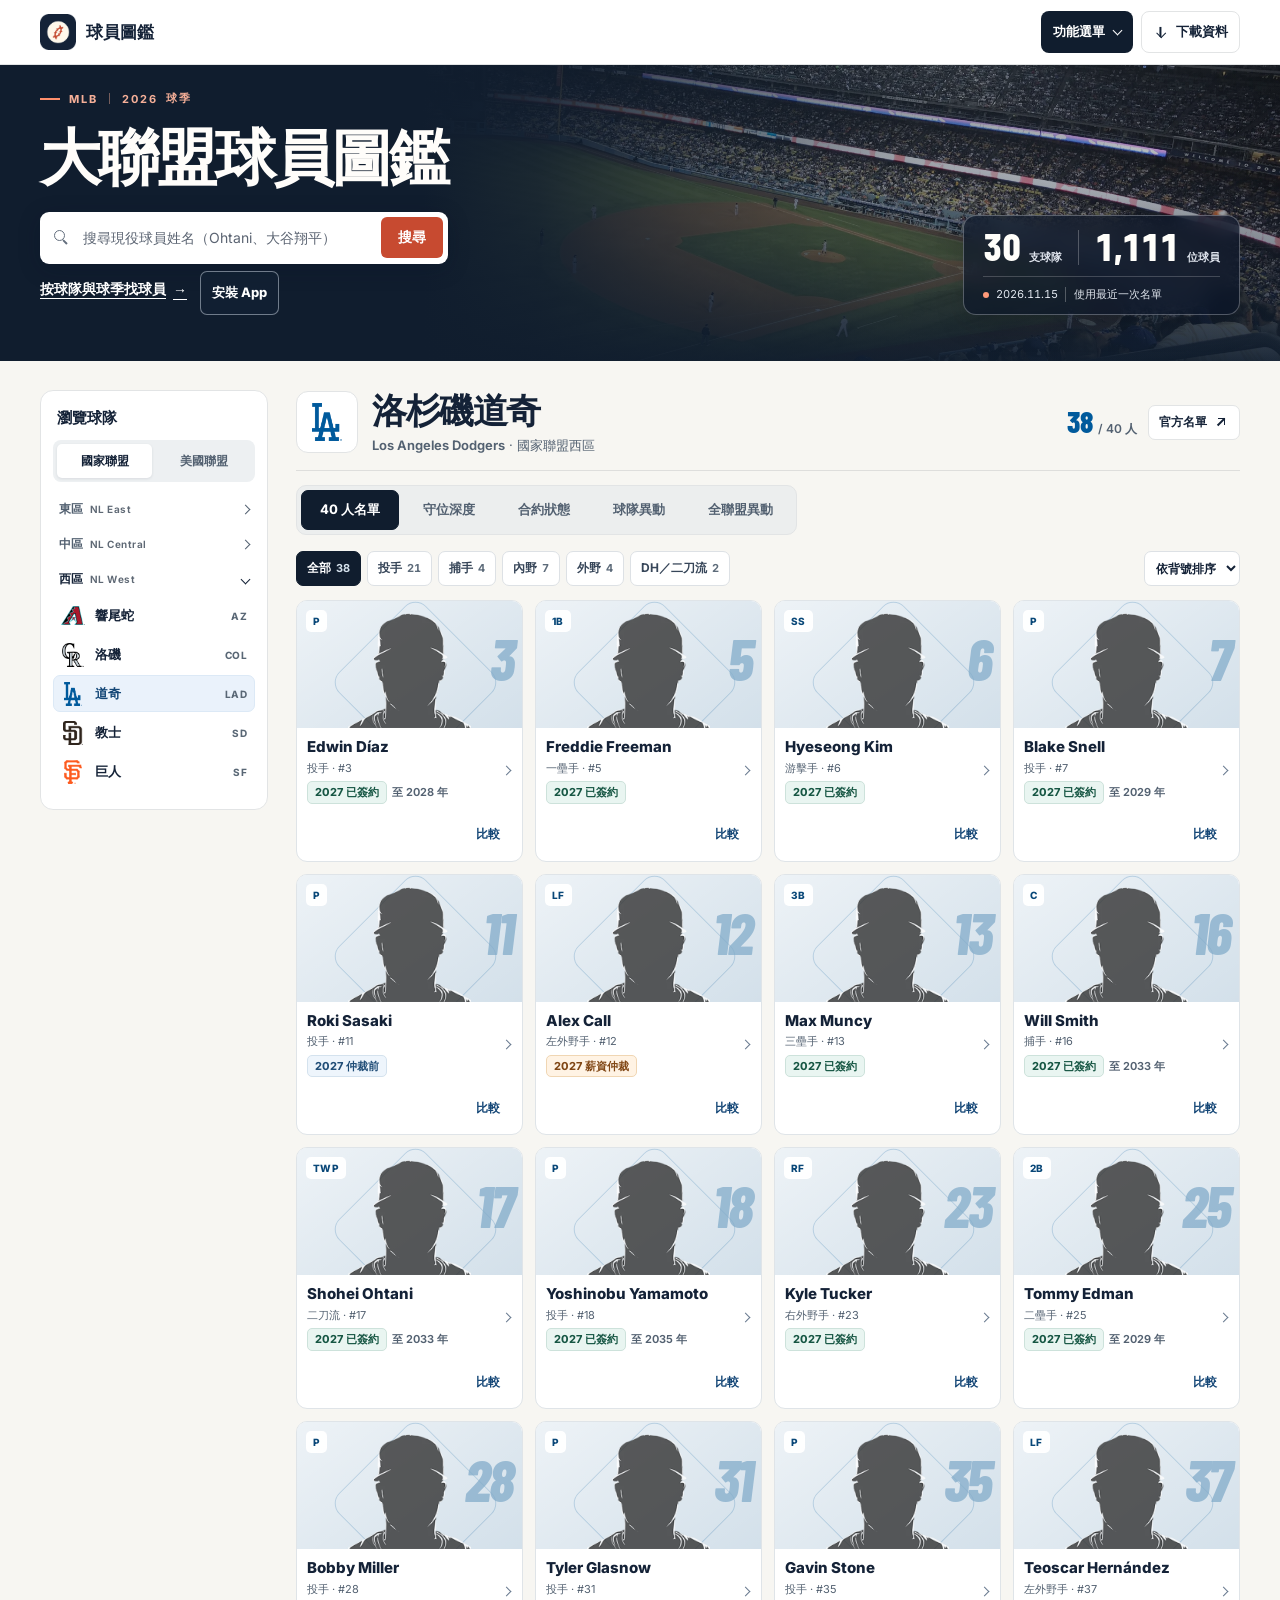
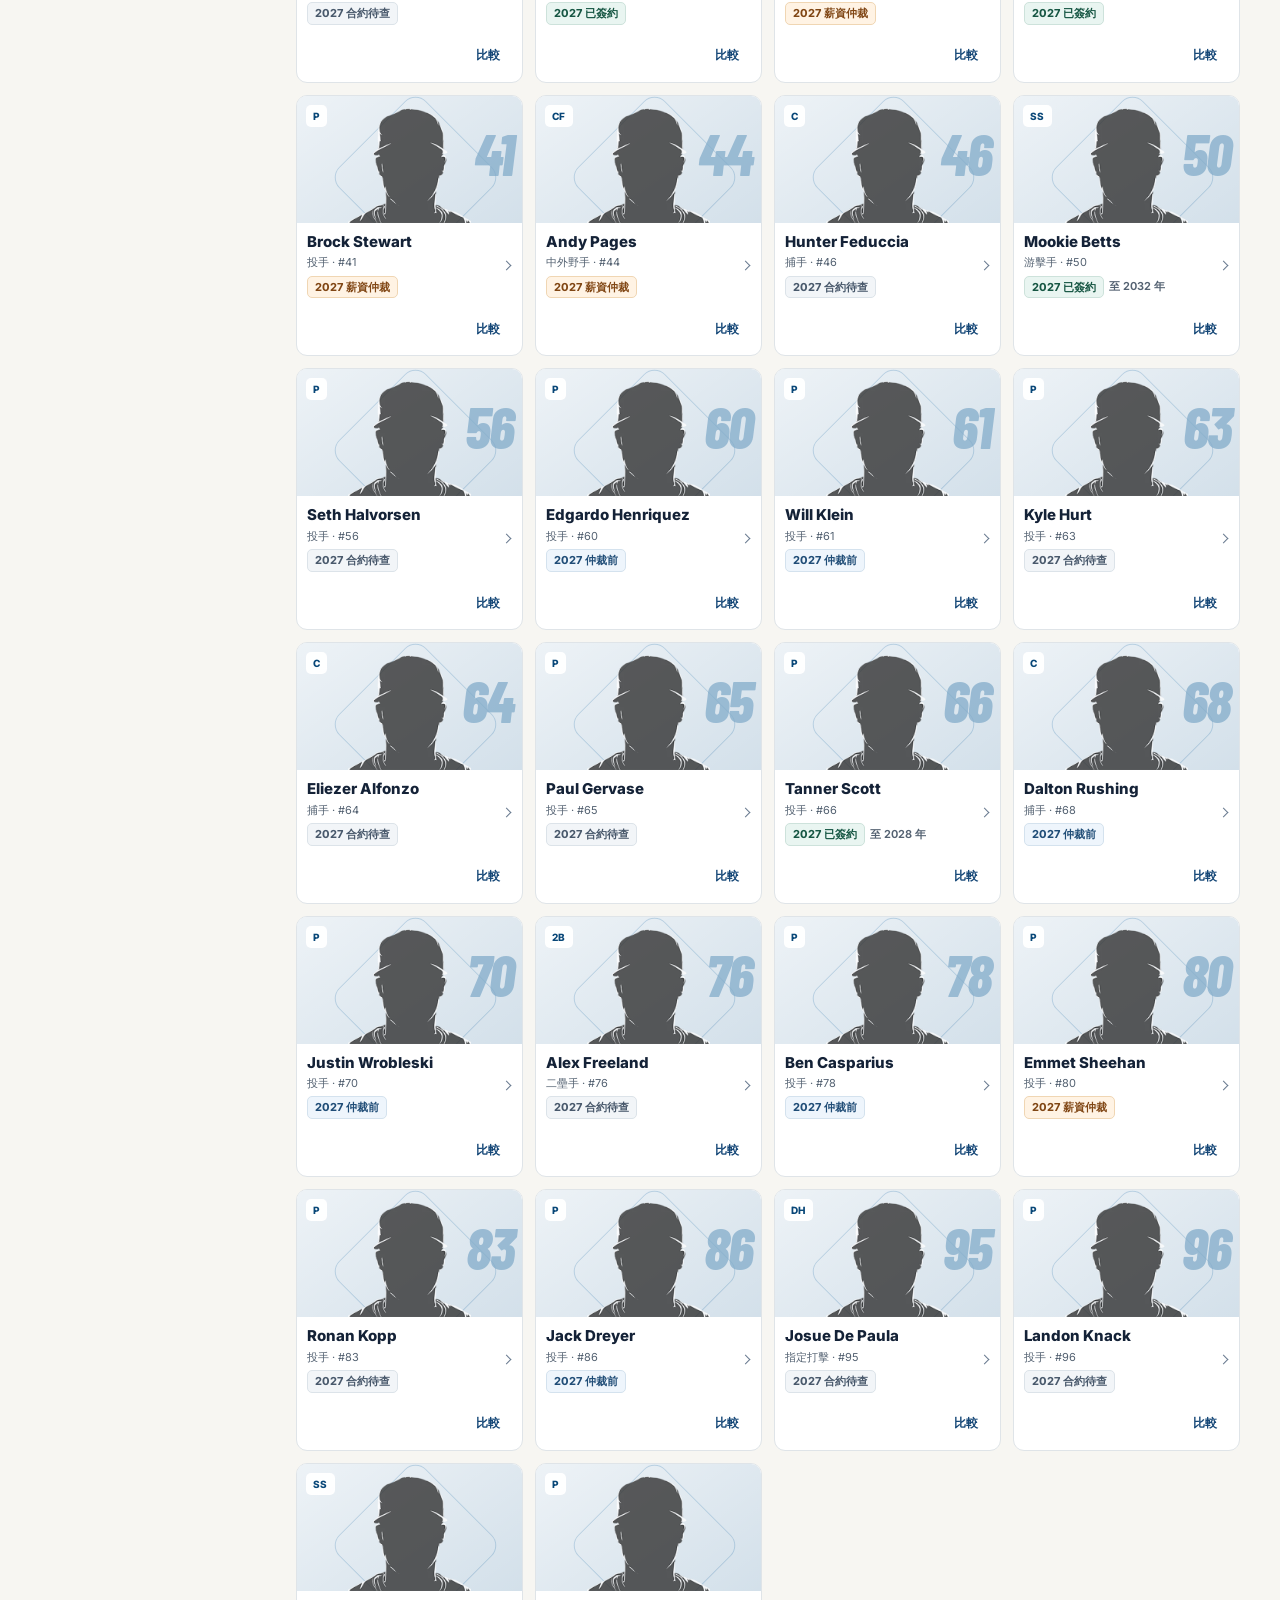
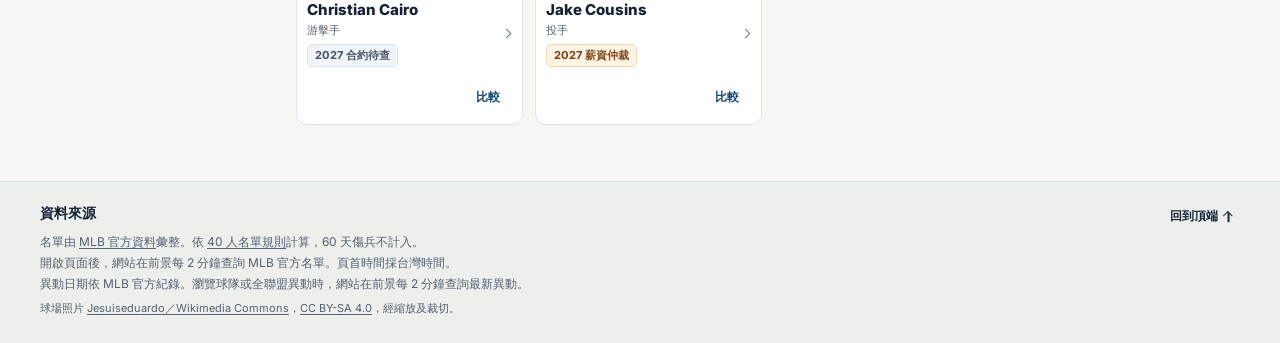
<file: docs/index.html>
<!doctype html>
<html lang="zh-Hant">
<head>
  <meta charset="utf-8">
  <meta name="viewport" content="width=device-width, initial-scale=1">
  <meta name="theme-color" content="#101d2e">
  <link rel="manifest" href="app.webmanifest">
  <link rel="apple-touch-icon" href="pwa-icon-180.png">
  <link rel="stylesheet" href="pwa.css?v=1">
  <script defer src="pwa.js?v=1"></script>
  <meta name="description" content="查詢 MLB 30 支球隊的官方 40 人名單、球員資料與升降、交易等球隊異動。">
  <title>球員圖鑑｜MLB 40 人名單</title>
  <link rel="icon" href="assets/baseball.png" type="image/png">
  <link rel="preload" href="assets/inter.woff2" as="font" type="font/woff2" crossorigin>
  <link rel="preconnect" href="https://img.mlbstatic.com" crossorigin>
  <link rel="stylesheet" href="styles.css?v=7">
  <link rel="stylesheet" href="team-details.css?v=1">
  <link rel="stylesheet" href="comparison.css?v=1">
  <script type="module" src="app.js?v=9"></script>
</head>
<body id="top" class="home-page">
  <a class="skip-link" href="#roster">跳到球員名單</a>
  <header class="site-header home-header" id="home-header">
    <div class="shell header-inner">
      <a class="brand" href="./" aria-label="球員圖鑑首頁">
        <img class="brand-mark" src="assets/baseball.png" alt="" width="36" height="36">
        <span>球員圖鑑</span>
      </a>
      <div class="header-actions">
        <details class="feature-dropdown" id="feature-dropdown">
          <summary class="header-menu-toggle" aria-controls="site-menu">功能選單<span class="icon icon-chevron" aria-hidden="true"></span></summary>
          <nav class="feature-menu" id="site-menu" aria-label="網站功能">
            <ul class="feature-list">
              <li>
                <a class="feature-link" href="#roster" data-team-view="roster" aria-current="true" aria-labelledby="feature-roster-title">
                  <span class="feature-mark" aria-hidden="true"><svg viewBox="0 0 24 24" focusable="false"><path d="M8 3 3 6l1.5 5H7v10h10V11h2.5L21 6l-5-3c-1 1.4-2.3 2-4 2S9 4.4 8 3Z"/><path d="M12 5v16M7 11V8m10 3V8"/></svg></span>
                  <strong class="feature-label" id="feature-roster-title">現役 40 人名單</strong>
                  <span class="icon icon-chevron feature-chevron" aria-hidden="true"></span>
                </a>
              </li>
              <li>
                <a class="feature-link" href="search.html" aria-labelledby="feature-search-title">
                  <span class="feature-mark" aria-hidden="true"><span class="icon icon-search"></span></span>
                  <strong class="feature-label" id="feature-search-title">球員搜尋與歷年名單</strong>
                  <span class="icon icon-chevron feature-chevron" aria-hidden="true"></span>
                </a>
              </li>
              <li>
                <a class="feature-link" href="standings.html" aria-labelledby="feature-standings-title">
                  <span class="feature-mark" aria-hidden="true"><svg viewBox="0 0 24 24" focusable="false"><path d="M5 21V4m0 1c4-4 9 3 14 0l-2 4 2 3c-5 3-10-4-14 0"/></svg></span>
                  <strong class="feature-label" id="feature-standings-title">歷年戰績</strong>
                  <span class="icon icon-chevron feature-chevron" aria-hidden="true"></span>
                </a>
              </li>
              <li>
                <a class="feature-link" href="league-trends.html" aria-labelledby="feature-trends-title">
                  <span class="feature-mark" aria-hidden="true"><svg viewBox="0 0 24 24" focusable="false"><path d="M3 3v17h18M5 15l5-6 4 3 6-8"/></svg></span>
                  <strong class="feature-label" id="feature-trends-title">聯盟平均與趨勢</strong>
                  <span class="icon icon-chevron feature-chevron" aria-hidden="true"></span>
                </a>
              </li>
              <li>
                <a class="feature-link" href="minors.html" data-minors-link aria-labelledby="feature-minors-title">
                  <span class="feature-mark" aria-hidden="true"><svg viewBox="0 0 24 24" focusable="false"><path d="m12 3 9 5-9 5-9-5 9-5Zm-9 9 9 5 9-5M3 16l9 5 9-5"/></svg></span>
                  <strong class="feature-label" id="feature-minors-title">小聯盟</strong>
                  <span class="icon icon-chevron feature-chevron" aria-hidden="true"></span>
                </a>
              </li>
              <li>
                <a class="feature-link" href="leaders.html" aria-labelledby="feature-leaders-title">
                  <span class="feature-mark" aria-hidden="true"><svg viewBox="0 0 24 24" focusable="false"><rect x="3" y="13" width="4" height="8" rx="1"/><rect x="10" y="8" width="4" height="13" rx="1"/><rect x="17" y="3" width="4" height="18" rx="1"/></svg></span>
                  <strong class="feature-label" id="feature-leaders-title">單項排行榜</strong>
                  <span class="icon icon-chevron feature-chevron" aria-hidden="true"></span>
                </a>
              </li>
              <li>
                <a class="feature-link" href="?view=league-transactions#roster" data-team-view="league-transactions" aria-labelledby="feature-league-title">
                  <span class="feature-mark" aria-hidden="true"><svg viewBox="0 0 24 24" focusable="false"><path d="M3 8h17l-4-4m4 4-4 4M21 16H4l4 4m-4-4 4-4"/></svg></span>
                  <strong class="feature-label" id="feature-league-title">全聯盟異動</strong>
                  <span class="icon icon-chevron feature-chevron" aria-hidden="true"></span>
                </a>
              </li>
              <li>
                <a class="feature-link" href="?view=transactions#roster" data-team-view="transactions" aria-labelledby="feature-team-title">
                  <span class="feature-mark" aria-hidden="true"><svg viewBox="0 0 24 24" focusable="false"><path d="M9 5H6a2 2 0 0 0-2 2v12a2 2 0 0 0 2 2h12a2 2 0 0 0 2-2V7a2 2 0 0 0-2-2h-3M8 12h8m-8 4h5"/><rect x="9" y="3" width="6" height="4" rx="1"/></svg></span>
                  <strong class="feature-label" id="feature-team-title">球隊異動</strong>
                  <span class="icon icon-chevron feature-chevron" aria-hidden="true"></span>
                </a>
              </li>
            </ul>
            <div class="feature-menu-footer">
              <a class="feature-source" href="#sources">資料來源<span class="icon icon-chevron" aria-hidden="true"></span></a>
            </div>
          </nav>
        </details>
        <details class="downloads" id="downloads">
          <summary><span class="icon icon-download" aria-hidden="true"></span>下載資料</summary>
          <div class="download-menu">
            <a href="data/mlb-40-man.csv" data-export="csv" download="mlb-40-man.csv">CSV <span>試算表</span></a>
            <a href="data/rosters.json" data-export="json" download="rosters.json">JSON <span>結構化資料</span></a>
          </div>
        </details>
      </div>
    </div>
  </header>

  <main>
    <section class="hero" aria-labelledby="page-title">
      <div class="hero-image" aria-hidden="true"></div>
      <div class="shell hero-inner">
        <div class="hero-copy">
          <p class="eyebrow"><span></span>MLB <span class="eyebrow-divider"></span> <b id="season">2026</b> 球季</p>
          <h1 id="page-title">大聯盟球員圖鑑</h1>
          <form class="search-form" id="player-search" role="search">
            <label for="search-input" class="visually-hidden">搜尋現役 40 人名單的球員</label>
            <span class="icon icon-search" aria-hidden="true"></span>
            <input id="search-input" name="q" type="search" autocomplete="off" spellcheck="false" placeholder="搜尋現役球員姓名（Ohtani、大谷翔平）" disabled>
            <button type="button" id="clear-search" class="search-clear" aria-label="清除搜尋" hidden><span class="icon icon-close" aria-hidden="true"></span></button>
            <button class="search-submit" type="submit" disabled>搜尋</button>
          </form>
          <div class="pwa-hero-actions">
            <a class="home-finder-link" href="search.html?mode=team">按球隊與球季找球員 <span aria-hidden="true">→</span></a>
            <button type="button" class="pwa-install-trigger" data-pwa-install aria-haspopup="dialog" hidden>安裝 App</button>
          </div>
        </div>
        <div class="hero-facts" aria-label="名單涵蓋範圍">
          <div class="fact-numbers">
            <div class="fact"><strong id="team-total">–</strong><span>支球隊</span></div>
            <div class="fact"><strong id="player-total">–</strong><span>位球員</span></div>
          </div>
          <div class="fact-date" id="live-status"><span class="fact-dot"></span><time id="hero-date"></time><span id="live-status-text">MLB 官方資料</span></div>
        </div>
      </div>
    </section>

    <div class="shell directory" id="roster">
      <aside class="teams-panel" aria-labelledby="teams-title">
        <h2 id="teams-title">瀏覽球隊</h2>
        <div class="desktop-teams">
          <div class="league-switch" id="league-switch" role="group" aria-label="聯盟">
            <button type="button" data-league="NL" aria-pressed="true" disabled>國家聯盟</button>
            <button type="button" data-league="AL" aria-pressed="false" disabled>美國聯盟</button>
          </div>
          <div class="division-list" id="division-list"></div>
        </div>
        <label for="team-select" class="mobile-teams visually-hidden">選擇球隊</label>
        <select id="team-select" class="mobile-teams team-select" disabled></select>
      </aside>

      <section class="roster-main" id="roster-main" aria-labelledby="roster-title" aria-busy="true">
        <div id="view-heading" class="view-heading">
          <h2 id="roster-title" tabindex="-1">球員名單</h2>
        </div>
        <div class="team-view-switch" id="team-view-switch" role="group" aria-label="查看球隊資料" hidden>
          <button type="button" data-team-view="roster" aria-pressed="true">40 人名單</button>
          <button type="button" data-team-view="depth" aria-pressed="false">守位深度</button>
          <button type="button" data-team-view="contracts" aria-pressed="false">合約狀態</button>
          <button type="button" data-team-view="transactions" aria-pressed="false">球隊異動</button>
          <button type="button" data-team-view="league-transactions" aria-pressed="false">全聯盟異動</button>
        </div>
        <div class="roster-toolbar" id="roster-toolbar" hidden>
          <div id="position-filters" class="position-filters" role="group" aria-label="依守備位置篩選">
            <button type="button" data-position="all" aria-pressed="true">全部 <span></span></button>
            <button type="button" data-position="pitcher" aria-pressed="false">投手 <span></span></button>
            <button type="button" data-position="catcher" aria-pressed="false">捕手 <span></span></button>
            <button type="button" data-position="infield" aria-pressed="false">內野 <span></span></button>
            <button type="button" data-position="outfield" aria-pressed="false">外野 <span></span></button>
            <button type="button" data-position="other" aria-pressed="false">DH／二刀流 <span></span></button>
          </div>
          <div class="sort-control">
            <label for="sort-select" class="visually-hidden">排序</label>
            <select id="sort-select">
              <option value="jersey">依背號排序</option>
              <option value="name">依英文姓名</option>
              <option value="age">依年齡排序</option>
            </select>
          </div>
        </div>
        <p id="results-status" class="visually-hidden" role="status" aria-live="polite"></p>
        <div id="player-results" class="player-results">
          <p class="loading-message">正在載入 MLB 名單…</p>
        </div>
        <section id="depth-panel" class="team-detail-panel" aria-labelledby="depth-title" hidden>
          <div class="team-detail-heading">
            <h3 id="depth-title">球隊守位深度</h3>
            <a class="source-link" href="minors.html?view=team-prospects#minors" data-depth-prospect-link>球團 Top 30</a>
          </div>
          <div class="team-detail-controls">
            <label for="depth-position">守備位置<select id="depth-position"></select></label>
            <label class="team-detail-check"><input type="checkbox" checked>包含本季曾守此位置</label>
          </div>
          <p class="depth-summary team-detail-meta" role="status">正在讀取球團附屬隊與新秀榜…</p>
          <div class="depth-grid"></div>
          <p class="team-detail-meta">下放的 40 人名單球員也會出現在所屬的小聯盟層級。</p>
        </section>
        <section id="contracts-panel" class="team-detail-panel" aria-labelledby="contracts-title" hidden>
          <div class="team-detail-heading">
            <h3 id="contracts-title">大聯盟合約狀態</h3>
            <a class="source-link" data-payroll-source href="https://www.fangraphs.com/roster-resource/breakdowns/payroll" target="_blank" rel="noopener noreferrer">合約來源</a>
          </div>
          <div class="team-detail-controls">
            <label for="contract-season">球季<select id="contract-season" data-contract-year></select></label>
            <label for="contract-status">合約狀態<select id="contract-status" data-contract-filter></select></label>
          </div>
          <p class="team-detail-meta" data-contract-summary role="status"></p>
          <div data-contract-results></div>
          <p class="team-detail-meta">合約年份、年資與仲裁分類參考 FanGraphs RosterResource，已公布的自由球員異動依 MLB。合約資料依標示日期更新。</p>
        </section>
        <section id="transactions-panel" aria-label="球隊異動" hidden>
          <div class="roster-toolbar transaction-toolbar">
            <div class="position-filters" id="transaction-filters" role="group" aria-label="異動類型">
              <button type="button" data-transaction-filter="all" aria-pressed="true">全部</button>
              <button type="button" data-transaction-filter="roster" aria-pressed="false">升降</button>
              <button type="button" data-transaction-filter="trade" aria-pressed="false">交易</button>
              <button type="button" data-transaction-filter="injury" aria-pressed="false">傷兵</button>
              <button type="button" data-transaction-filter="waivers" aria-pressed="false">DFA／讓渡</button>
              <button type="button" data-transaction-filter="contracts" aria-pressed="false">簽約／離隊</button>
              <button type="button" data-transaction-filter="other" aria-pressed="false">其他</button>
            </div>
            <div class="sort-control">
              <label for="transaction-period" class="visually-hidden">異動日期範圍</label>
              <select id="transaction-period">
                <option value="30">近 30 天</option>
                <option value="90">近 90 天</option>
                <option value="365">近一年</option>
              </select>
            </div>
          </div>
          <div class="transaction-status-line">
            <p id="transaction-status" class="transaction-status" role="status"></p>
            <button type="button" id="transaction-retry" class="source-link" hidden>重新查詢</button>
          </div>
          <div id="transaction-results"></div>
          <button type="button" id="transaction-more" class="show-more" hidden></button>
        </section>
        <noscript><p>啟用 JavaScript 即可瀏覽球隊，也可以直接下載 <a href="data/mlb-40-man.csv" download>完整 CSV 名單</a>。</p></noscript>
      </section>
    </div>
  </main>

  <footer id="sources" class="site-footer">
    <div class="shell footer-inner">
      <div>
        <h2>資料來源</h2>
        <p>名單由 <a href="https://www.mlb.com/team" target="_blank" rel="noopener noreferrer">MLB 官方資料</a>彙整。依 <a href="https://www.mlb.com/glossary/transactions/40-man-roster" target="_blank" rel="noopener noreferrer">40 人名單規則</a>計算，60 天傷兵不計入。</p>
        <p>開啟頁面後，網站在前景每 2 分鐘查詢 MLB 官方名單。頁首時間採台灣時間。</p>
        <p>異動日期依 MLB 官方紀錄。瀏覽球隊或全聯盟異動時，網站在前景每 2 分鐘查詢最新異動。</p>
        <p class="photo-credit">球場照片 <a href="https://commons.wikimedia.org/wiki/File:Dodger_Stadium_Field.jpg" target="_blank" rel="noopener noreferrer">Jesuiseduardo／Wikimedia Commons</a>，<a href="https://creativecommons.org/licenses/by-sa/4.0/" target="_blank" rel="noopener noreferrer">CC BY-SA 4.0</a>，經縮放及裁切。</p>
      </div>
      <a class="top-link" href="#top">回到頂端 <span class="icon icon-up" aria-hidden="true"></span></a>
    </div>
  </footer>

</body>
</html>
</file>
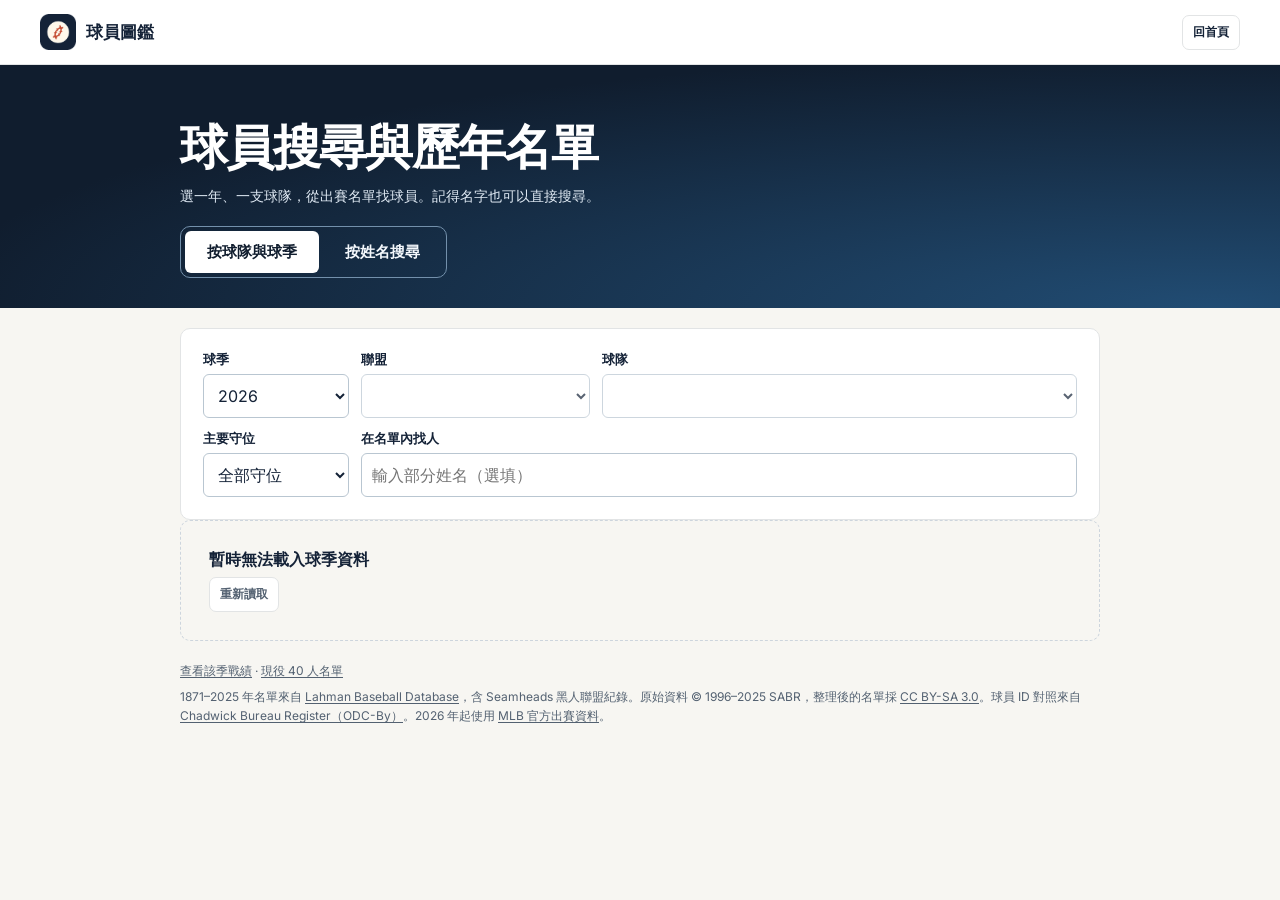
<file: docs/history.html>
<!doctype html>
<html lang="zh-Hant">
<head>
  <meta charset="utf-8">
  <meta name="viewport" content="width=device-width, initial-scale=1">
  <meta name="theme-color" content="#101d2e">
  <link rel="manifest" href="app.webmanifest">
  <link rel="apple-touch-icon" href="pwa-icon-180.png">
  <link rel="stylesheet" href="pwa.css?v=1">
  <script defer src="pwa.js?v=1"></script>
  <title>歷年球隊名單｜球員圖鑑</title>
  <script>
    const finder = new URL("search.html", location.href);
    finder.search = location.search;
    finder.searchParams.set("mode", "team");
    finder.hash = location.hash;
    location.replace(finder);
  </script>
</head>
<body>
  <p><a href="search.html?mode=team">開啟球員搜尋與歷年名單</a></p>
</body>
</html>
</file>
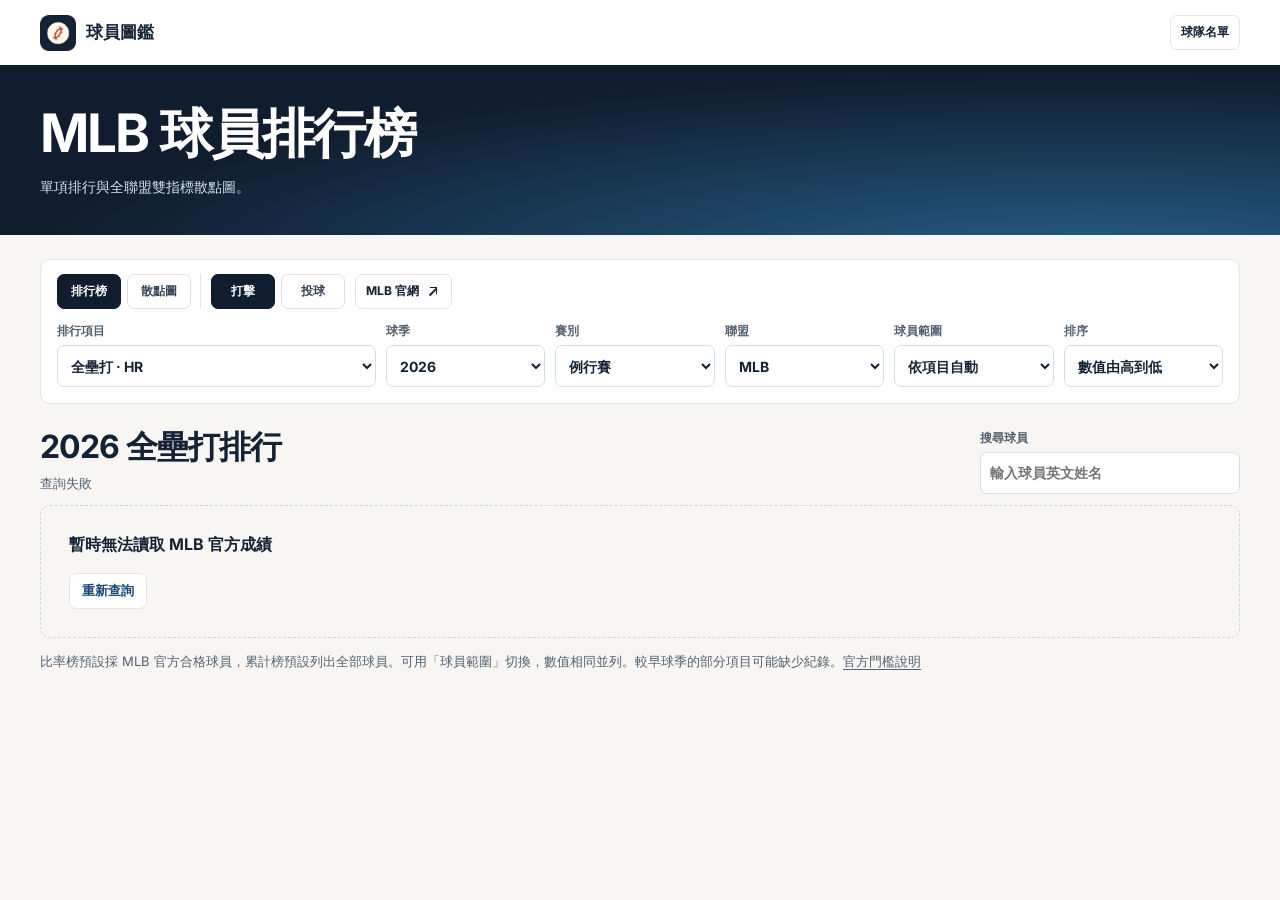
<file: docs/leaders.html>
<!doctype html>
<html lang="zh-Hant">
<head>
  <meta charset="utf-8">
  <meta name="viewport" content="width=device-width, initial-scale=1">
  <meta name="theme-color" content="#101d2e">
  <link rel="manifest" href="app.webmanifest">
  <link rel="apple-touch-icon" href="pwa-icon-180.png">
  <link rel="stylesheet" href="pwa.css?v=1">
  <script defer src="pwa.js?v=1"></script>
  <meta name="description" content="依球季與聯盟查看 MLB 打擊、投球排行榜，或用雙指標散點圖比較全聯盟球員。">
  <title>MLB 單項排行榜｜球員圖鑑</title>
  <link rel="icon" href="assets/baseball.png" type="image/png">
  <link rel="preconnect" href="https://statsapi.mlb.com" crossorigin>
  <link rel="stylesheet" href="styles.css?v=4">
  <link rel="stylesheet" href="comparison.css?v=1">
  <link rel="stylesheet" href="leader-scatter.css?v=1">
  <script type="module" src="leaders.js?v=3"></script>
  <style>
    .leader-nav { min-height: 65px; display: flex; justify-content: space-between; align-items: center; }
    .leader-nav .source-link { white-space: nowrap; }
    .leader-banner {
      padding: 34px 0 38px;
      color: #fff;
      background: radial-gradient(ellipse at 85% 115%, #255e88, transparent 68%), var(--navy);
    }
    .leader-banner h1 { margin: 0 0 7px; font-size: clamp(30px, 4.5vw, 53px); letter-spacing: -.035em; }
    .leader-banner p { margin: 0; color: #d5e3f1; font-size: 14px; }
    .leader-layout { padding-block: 24px 42px; }
    .leader-filters { background: #fff; border: 1px solid var(--line); padding: 14px 16px 16px; border-radius: 10px; }
    .leader-filter-top { display: flex; flex-wrap: wrap; gap: 10px; align-items: center; margin-bottom: 14px; }
    .leader-filter-top .position-filters { flex-wrap: nowrap; }
    .leader-filter-top .position-filters button { min-width: 64px; }
    .leader-selects { display: grid; grid-template-columns: 2fr repeat(5, minmax(105px, 1fr)); gap: 10px; }
    .leader-selects label, .leader-search { display: grid; gap: 5px; min-width: 0; font-size: 12px; font-weight: 700; color: var(--muted); }
    .leader-selects select, .leader-search input {
      width: 100%; min-width: 0; min-height: 42px; padding: 7px 9px;
      border: 1px solid #d6dfe8; border-radius: 7px; background: white; color: var(--ink); font-size: 14px;
    }
    .leader-summary { margin-top: 22px; display: flex; flex-wrap: wrap; gap: 10px 16px; align-items: flex-end; justify-content: space-between; }
    .leader-summary h2 { margin: 0 0 4px; font-size: clamp(22px, 3.1vw, 32px); letter-spacing: -.03em; }
    .leader-search { width: min(100%, 260px); }
    .leader-status { min-height: 18px; color: var(--muted); font-size: 13px; line-height: 1.5; margin: 4px 0 0; }
    .leader-results { margin-top: 11px; }
    .leader-table-wrap { background: white; border: 1px solid #dae1e8; border-radius: 10px; overflow: hidden; }
    .leader-table { width: 100%; border-collapse: collapse; font-size: 14px; font-variant-numeric: tabular-nums; }
    .leader-table thead th { background: #15263a; color: #fff; font-size: 12px; font-weight: 700; white-space: nowrap; }
    .leader-table th, .leader-table td { text-align: left; padding: 11px 13px; }
    .leader-table tbody tr + tr { border-top: 1px solid #e8edf2; }
    .leader-table tbody tr:nth-child(even) { background: #f8fafc; }
    .leader-table tbody tr:hover { background: #eff5fb; }
    .leader-table .leader-number { text-align: right; white-space: nowrap; }
    .leader-table .leader-rank { width: 1%; white-space: nowrap; }
    .leader-rank strong { display: inline-grid; place-items: center; min-width: 27px; min-height: 27px; border-radius: 6px; background: #e9edf2; color: #26364c; }
    .leader-rank .leader-top-rank { background: #15314c; color: white; }
    .leader-player a { font-weight: 760; text-decoration-thickness: 1px; text-underline-offset: 3px; }
    .leader-player a:hover { color: #1d5f95; }
    .leader-player small { display: block; color: var(--muted); font-size: 11px; }
    .leader-abbr { font-size: 12px; font-weight: 740; }
    .leader-mobile-club { display: none; }
    .leader-value { color: #124b7d; font-weight: 820; }
    .leader-pages { margin-block: 13px 0; display: flex; flex-wrap: wrap; justify-content: space-between; gap: 9px; align-items: center; }
    .leader-pages p, .leader-footnote { color: var(--muted); font-size: 13px; margin: 0; line-height: 1.65; }
    .leader-page-buttons { display: flex; gap: 8px; }
    .leader-page-buttons button:disabled { opacity: .42; cursor: default; }
    .leader-footnote { margin-top: 13px; }
    .leader-footnote a { text-underline-offset: 3px; }
    #leader-heading { scroll-margin-top: 12px; }
    @media (max-width: 910px) {
      .leader-selects { grid-template-columns: repeat(3, minmax(0, 1fr)); }
    }
    @media (max-width: 555px) {
      .leader-nav { min-height: 57px; }
      .leader-banner { padding-block: 23px 25px; }
      .leader-layout { padding-block: 15px 29px; }
      .leader-filters { padding: 10px; }
      .leader-filter-top { margin-bottom: 9px; }
      .leader-selects { grid-template-columns: repeat(2, minmax(0, 1fr)); gap: 7px; }
      .leader-selects select, .leader-search input { font-size: 16px; }
      .leader-summary { margin-top: 17px; }
      .leader-search { width: 100%; }
      .leader-table { font-size: 13px; }
      .leader-table th, .leader-table td { padding: 9px 7px; }
      .leader-table .leader-club { display: none; }
      .leader-mobile-club { display: inline; }
    }
  </style>
</head>
<body>
  <a class="skip-link" href="#leader-heading">跳到排行榜</a>
  <header class="site-header">
    <div class="shell leader-nav">
      <a class="brand" href="./" aria-label="球員圖鑑首頁"><img class="brand-mark" src="assets/baseball.png" alt="" width="36" height="36"><span>球員圖鑑</span></a>
      <a class="source-link" href="./#roster">球隊名單</a>
    </div>
  </header>
  <main>
    <header class="leader-banner">
      <div class="shell"><h1>MLB 球員排行榜</h1><p>單項排行與全聯盟雙指標散點圖。</p></div>
    </header>
    <div class="shell leader-layout">
      <div class="leader-filters" aria-label="排行榜篩選">
        <div class="leader-filter-top">
          <div class="position-filters" id="leader-group" role="group" aria-label="排行榜類型">
            <button type="button" data-group="hitting" aria-pressed="true">打擊</button>
            <button type="button" data-group="pitching" aria-pressed="false">投球</button>
          </div>
          <a class="source-link" id="leader-source" href="https://www.mlb.com/stats/" target="_blank" rel="noopener noreferrer">MLB 官網 <span class="icon icon-external" aria-hidden="true"></span></a>
        </div>
        <div class="leader-selects">
          <label for="leader-metric">排行項目<select id="leader-metric"></select></label>
          <label for="leader-season">球季<select id="leader-season"></select></label>
          <label for="leader-game">賽別<select id="leader-game"><option value="R">例行賽</option><option value="P">季後賽</option></select></label>
          <label for="leader-league">聯盟<select id="leader-league"><option value="MLB">MLB</option><option value="AL">美國聯盟</option><option value="NL">國家聯盟</option></select></label>
          <label for="leader-pool">球員範圍<select id="leader-pool"><option value="auto">依項目自動</option><option value="all">全部球員</option><option value="qualified">達官方門檻</option></select></label>
          <label for="leader-sort">排序<select id="leader-sort"><option value="desc">數值由高到低</option><option value="asc">數值由低到高</option></select></label>
        </div>
      </div>
      <section aria-labelledby="leader-heading">
        <div class="leader-summary">
          <div><h2 id="leader-heading" tabindex="-1">球員排行</h2><p id="leader-status" class="leader-status" role="status"></p></div>
          <label for="leader-search" class="leader-search">搜尋球員<input type="search" id="leader-search" placeholder="輸入球員英文姓名" autocomplete="off"></label>
        </div>
        <div id="leader-results" class="leader-results" aria-busy="true"><p class="loading-message">正在讀取 MLB 官方成績…</p></div>
        <nav id="leader-pages" class="leader-pages" aria-label="排行榜分頁" hidden>
          <p id="leader-page-status"></p><div class="leader-page-buttons">
            <button type="button" class="source-link" id="leader-prev">上一頁</button>
            <button type="button" class="source-link" id="leader-next">下一頁</button>
          </div>
        </nav>
        <p class="leader-footnote">比率榜預設採 MLB 官方合格球員，累計榜預設列出全部球員。可用「球員範圍」切換，數值相同並列。較早球季的部分項目可能缺少紀錄。<a href="https://www.mlb.com/glossary/standard-stats/rate-stats-qualifiers" target="_blank" rel="noopener noreferrer">官方門檻說明</a></p>
      </section>
      <noscript><p>啟用 JavaScript 即可查閱排行榜。</p></noscript>
    </div>
  </main>
</body>
</html>
</file>
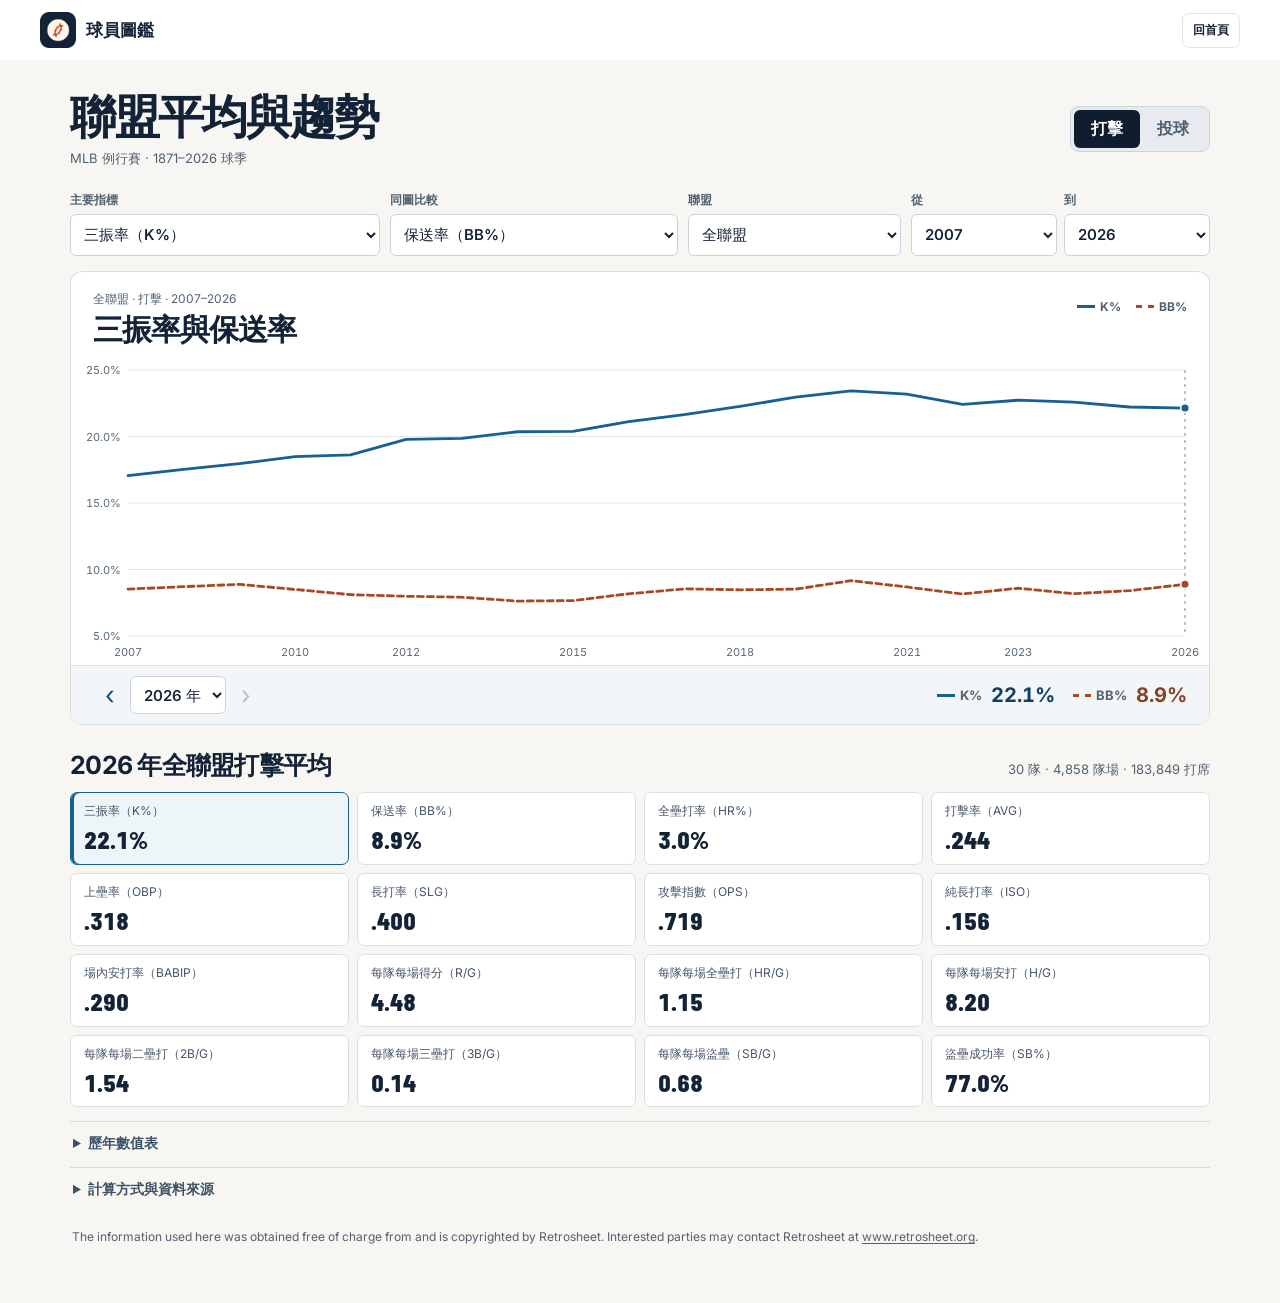
<file: docs/league-trends.html>
<!doctype html>
<html lang="zh-Hant">
<head>
  <meta charset="utf-8">
  <meta name="viewport" content="width=device-width, initial-scale=1">
  <meta name="theme-color" content="#101d2e">
  <link rel="manifest" href="app.webmanifest">
  <link rel="apple-touch-icon" href="pwa-icon-180.png">
  <link rel="stylesheet" href="pwa.css?v=1">
  <script defer src="pwa.js?v=1"></script>
  <meta name="description" content="用逐年折線比較大聯盟打擊和投球環境，查看三振率、保送率、OPS、防禦率等聯盟平均。">
  <title>聯盟平均與趨勢｜球員圖鑑</title>
  <link rel="icon" href="assets/baseball.png" type="image/png">
  <link rel="stylesheet" href="styles.css?v=6">
  <link rel="stylesheet" href="league-trends.css">
  <script type="module" src="league-trends.js"></script>
</head>
<body class="tr-page">
  <a class="skip-link" href="#tr-main">跳到聯盟趨勢</a>
  <header class="site-header"><div class="shell tr-header">
    <a class="brand" href="./" aria-label="球員圖鑑首頁"><img class="brand-mark" src="assets/baseball.png" alt="" width="36" height="36"><span>球員圖鑑</span></a>
    <a class="source-link" href="./">回首頁</a>
  </div></header>
  <main class="shell tr-main" id="tr-main">
    <div class="tr-intro">
      <div><h1>聯盟平均與趨勢</h1><p id="tr-scope">MLB 例行賽 · 逐年統計</p></div>
      <div class="tr-tabs" role="group" aria-label="數據類別">
        <button type="button" data-role="hitting" aria-pressed="true">打擊</button>
        <button type="button" data-role="pitching" aria-pressed="false">投球</button>
      </div>
    </div>
    <p id="tr-status" role="status">正在載入歷年資料…</p>
    <div id="tr-dashboard" hidden>
      <div class="tr-controls" aria-label="圖表篩選">
        <label>主要指標<select id="tr-metric"></select></label>
        <label>同圖比較<select id="tr-compare"></select></label>
        <label>聯盟<select id="tr-league"></select></label>
        <div class="tr-period">
          <label>從<select id="tr-from"></select></label>
          <label>到<select id="tr-to"></select></label>
        </div>
      </div>
      <section class="tr-chart-card" aria-labelledby="tr-title">
        <div class="tr-chart-header">
          <div><p id="tr-chart-scope"></p><h2 id="tr-title"></h2></div>
          <div id="tr-legend" class="tr-legend" aria-label="圖例"></div>
        </div>
        <div class="tr-chart" id="tr-chart" tabindex="0" role="group" aria-label="逐年折線圖，使用左右方向鍵選擇球季">
          <svg id="tr-svg" role="img" aria-labelledby="tr-title tr-chart-description"></svg>
          <p id="tr-chart-description" class="visually-hidden"></p>
          <p class="tr-empty" id="tr-empty" hidden>所選範圍沒有完整紀錄。可切換指標或年份。</p>
        </div>
        <div class="tr-selection">
          <div class="tr-season-step">
            <button id="tr-prev" type="button" aria-label="上一個球季">‹</button>
            <label class="visually-hidden" for="tr-year">查看球季</label><select id="tr-year"></select>
            <button id="tr-next" type="button" aria-label="下一個球季">›</button>
          </div>
          <div id="tr-reading" class="tr-reading" aria-live="polite"></div>
        </div>
      </section>
      <section class="tr-summary" aria-labelledby="tr-annual-title">
        <div class="tr-section-title"><h2 id="tr-annual-title"></h2><p id="tr-sample"></p></div>
        <div class="tr-metrics" id="tr-metrics"></div>
      </section>
      <details class="tr-details">
        <summary>歷年數值表</summary>
        <div class="tr-table-wrap"><table><thead id="tr-thead"></thead><tbody id="tr-tbody"></tbody></table></div>
      </details>
      <details class="tr-details tr-method"><summary>計算方式與資料來源</summary>
        <div><p id="tr-formula"></p>
        <p>先加總同季全聯盟的次數，再計算比率。打擊的三振率與保送率以打席為分母，投球則以面對打者數為分母。每隊每場數據以球隊出賽場次為分母，一場對戰兩隊各計一次。投球局數由出局數換算。</p>
        <p>全聯盟採本站歷年名單的收錄範圍，含 1871–1875 年國家協會及有史料的黑人聯盟例行賽。聯盟依當季球隊歸屬劃分。缺少足以計算的紀錄時，數字顯示「—」，折線在該年中斷。</p>
        <p>1871–2025 年球隊總數取自 <a href="https://sabr.org/lahman-database/" target="_blank" rel="noopener noreferrer">SABR Lahman Baseball Database</a>（© SABR，彙整資料依 <a href="https://creativecommons.org/licenses/by-sa/3.0/" target="_blank" rel="noopener noreferrer">CC BY-SA 3.0</a> 分享）。打席與面對打者數依 <a href="https://www.retrosheet.org/gamelogs/index.html" target="_blank" rel="noopener noreferrer">Retrosheet 逐場紀錄</a>彙整。2026 年資料採 <a href="https://www.mlb.com/stats/team/2026" target="_blank" rel="noopener noreferrer">MLB 球隊打擊</a>、<a href="https://www.mlb.com/stats/team/pitching/2026" target="_blank" rel="noopener noreferrer">投球資料</a>及 <a href="https://www.baseball-reference.com/leagues/majors/2026.shtml" target="_blank" rel="noopener noreferrer">Baseball-Reference 聯盟合計</a>。</p>
        </div>
      </details>
      <p class="tr-credit" lang="en">The information used here was obtained free of charge from and is copyrighted by Retrosheet. Interested parties may contact Retrosheet at <a href="https://www.retrosheet.org/">www.retrosheet.org</a>.</p>
    </div>
    <noscript><p>請啟用 JavaScript 以切換指標和查看折線圖。</p></noscript>
  </main>
</body>
</html>
</file>
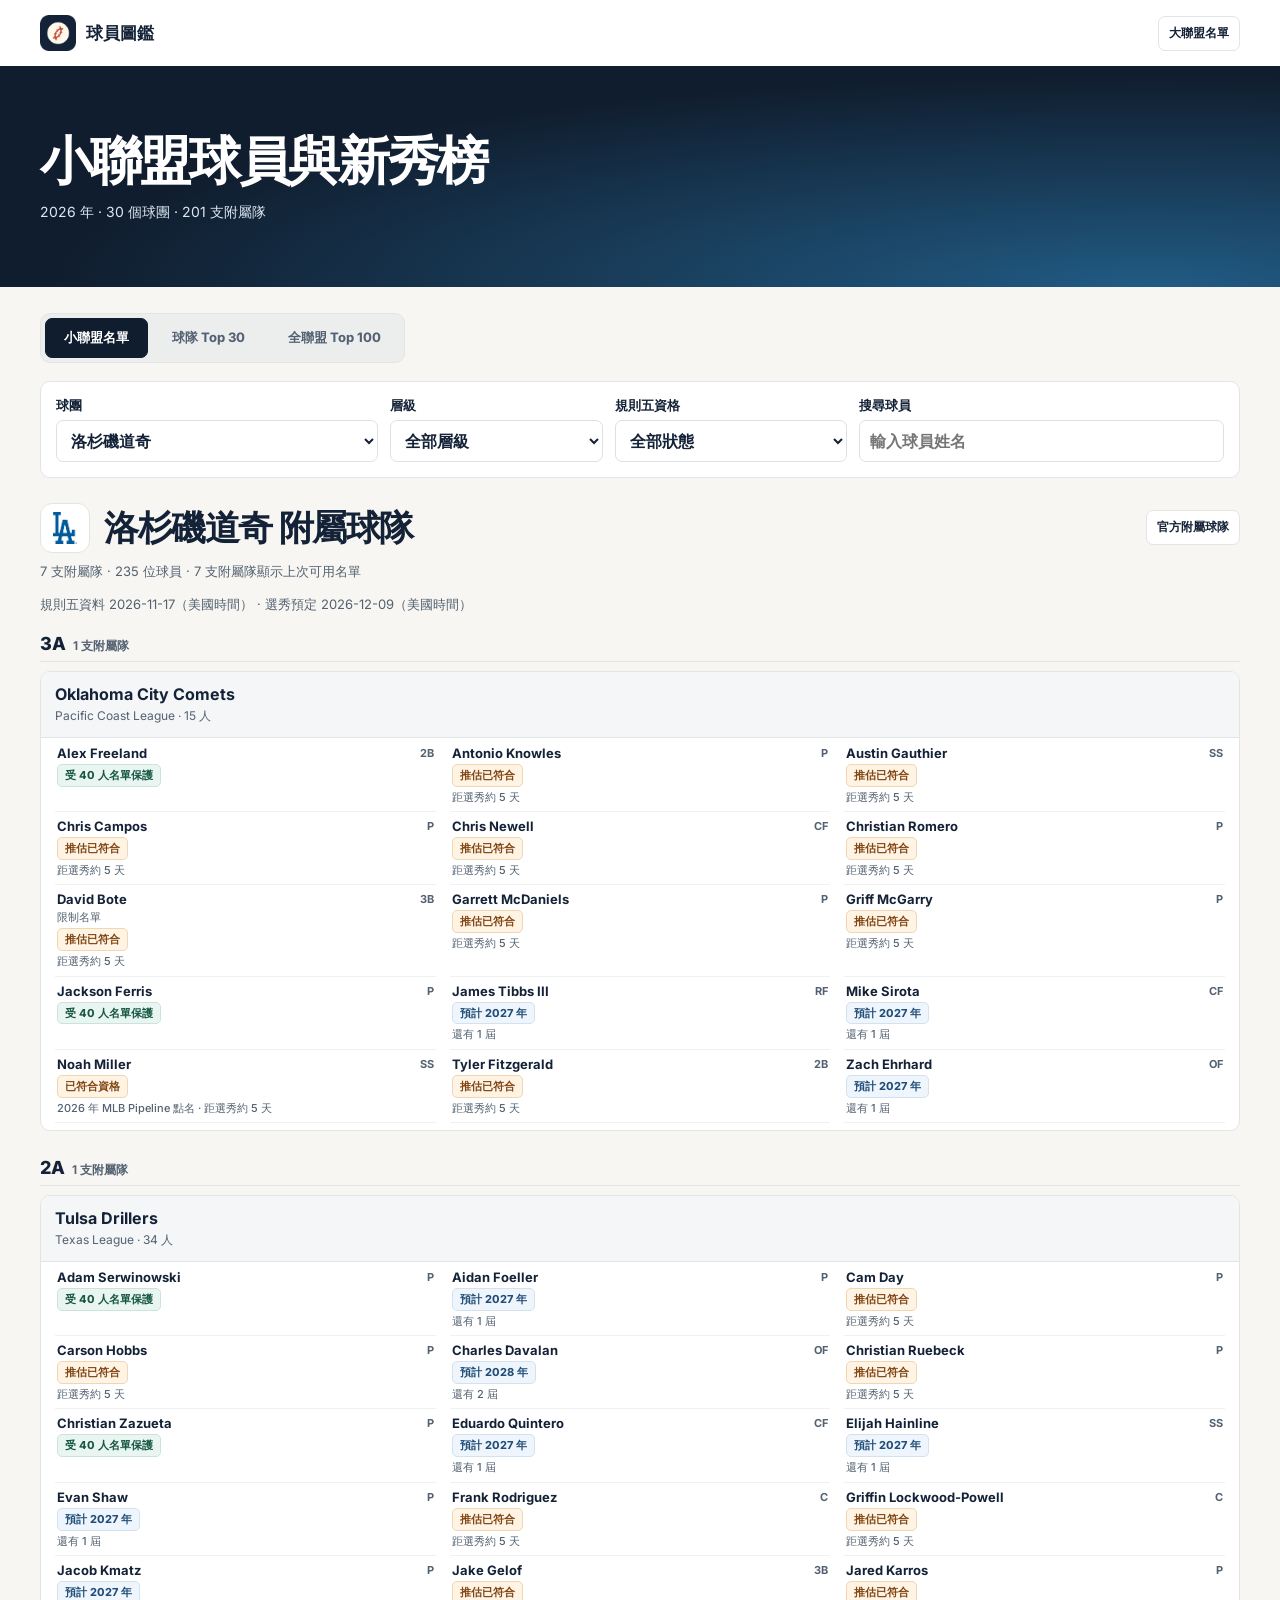
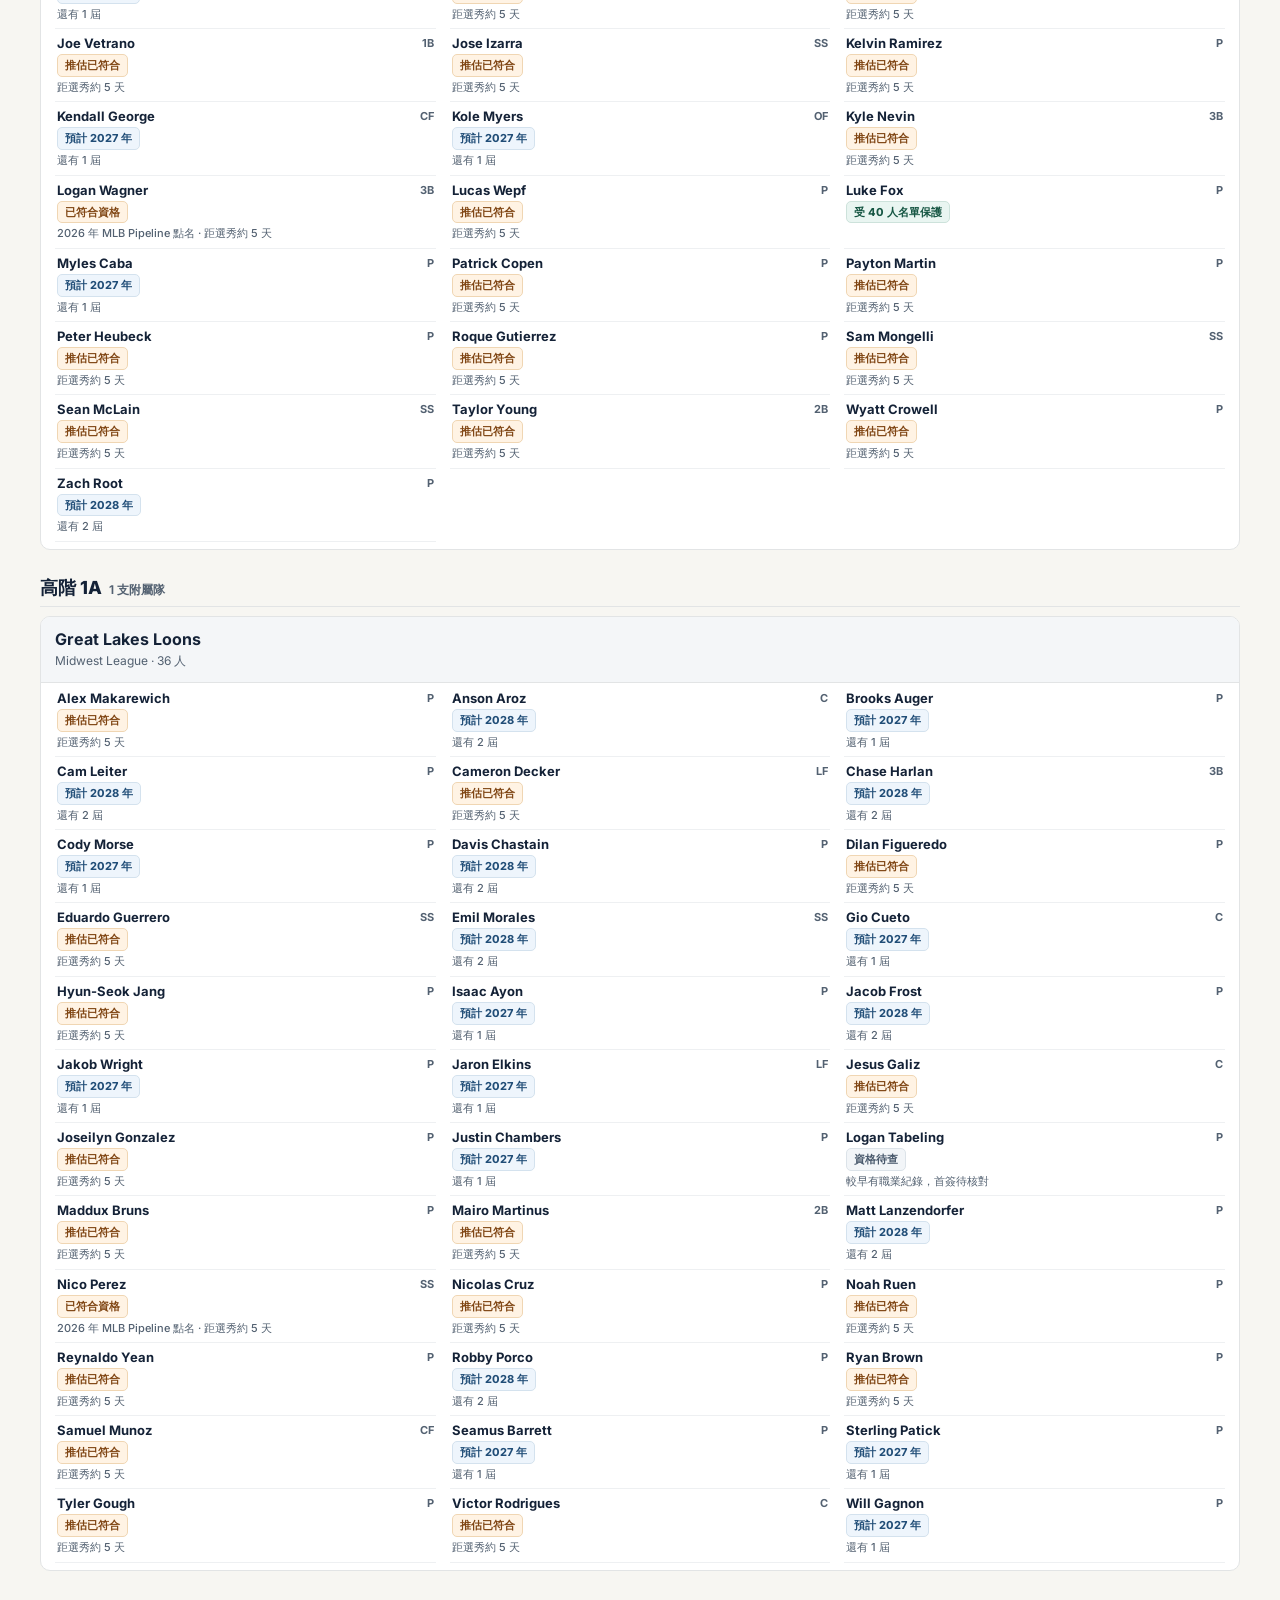
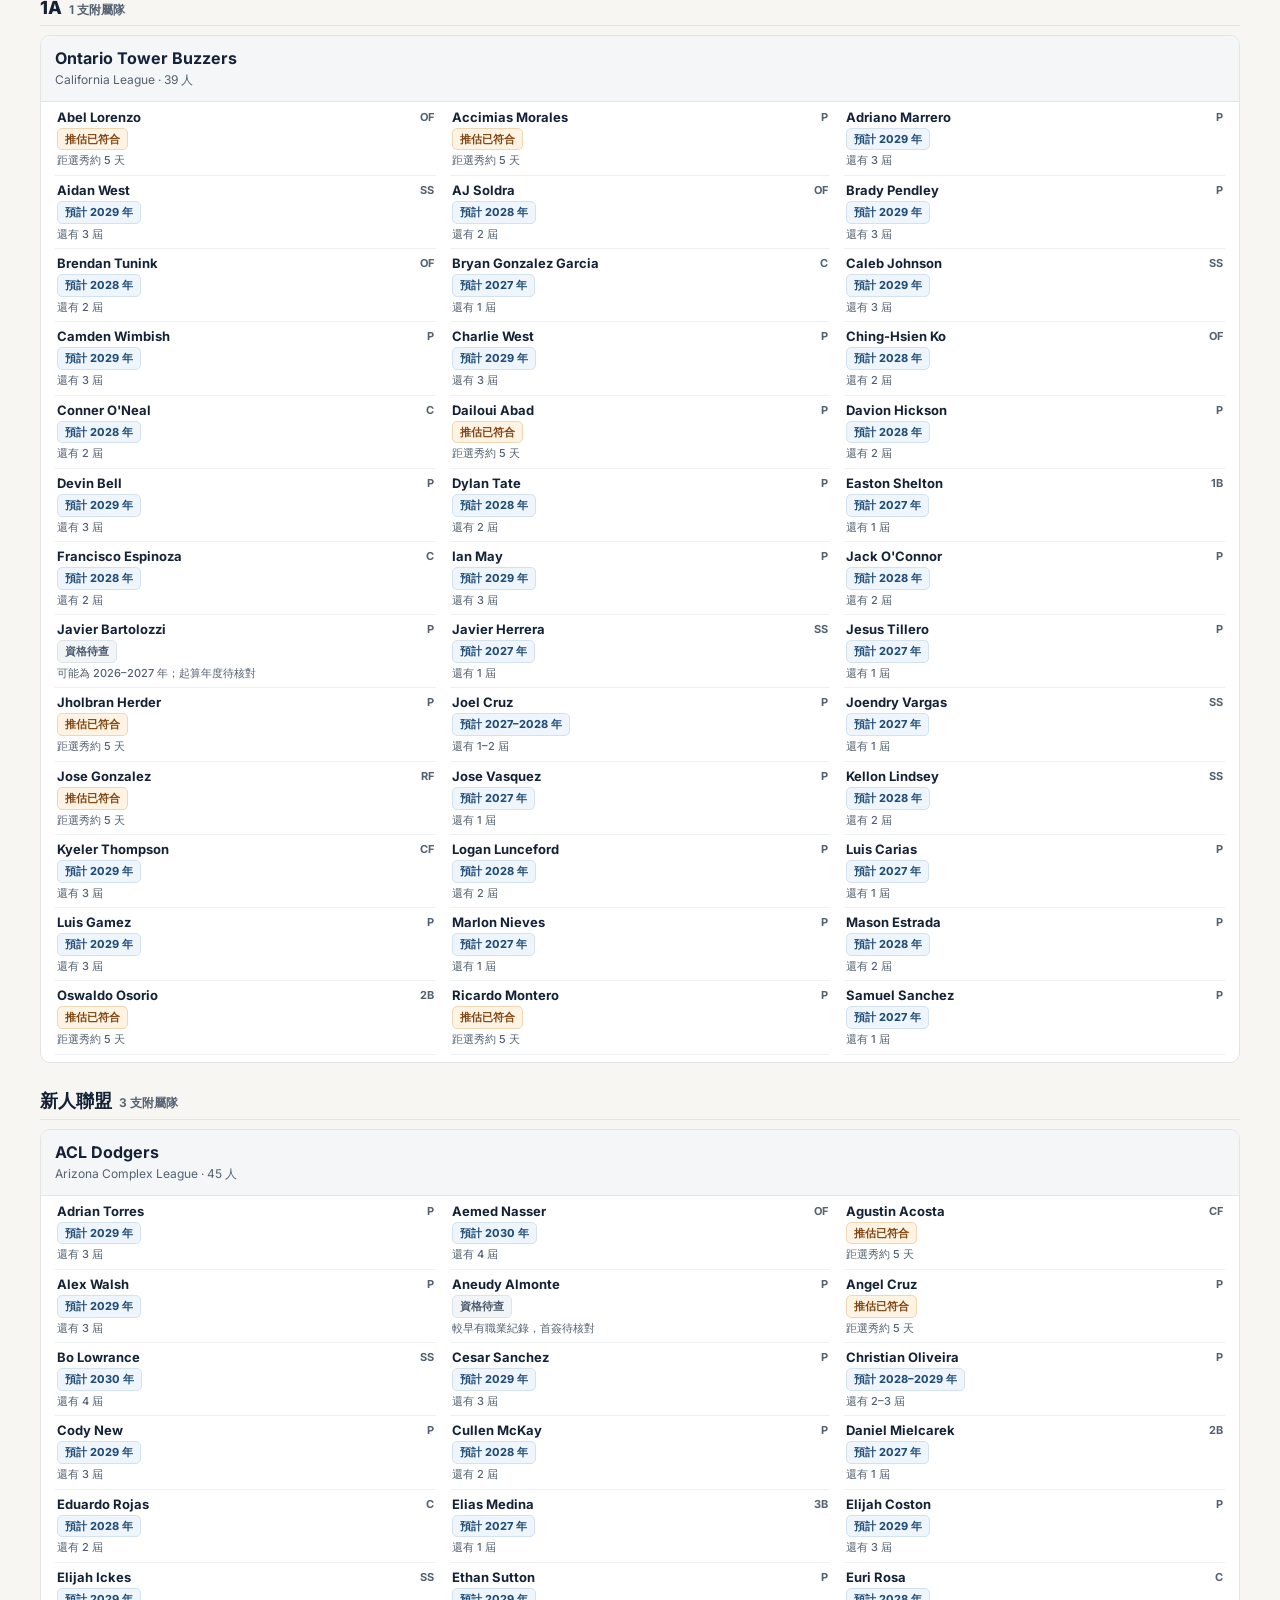
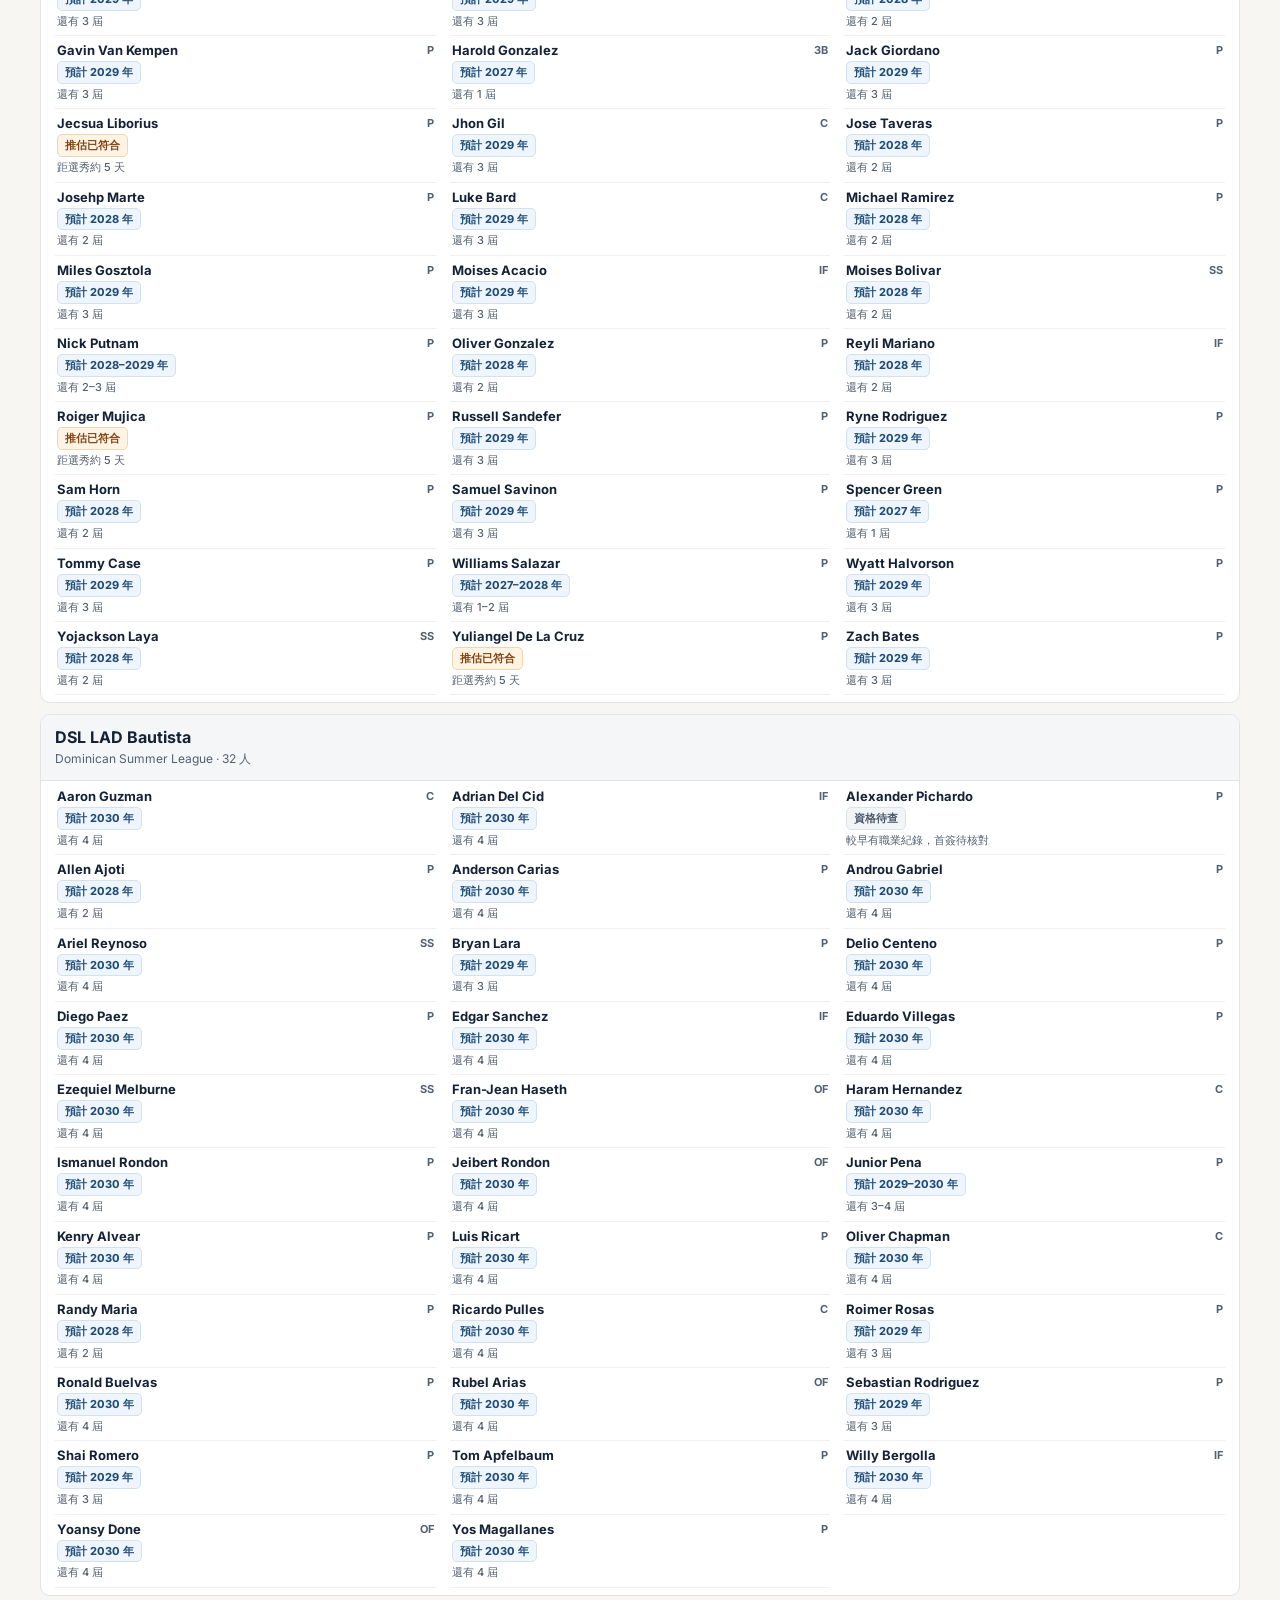
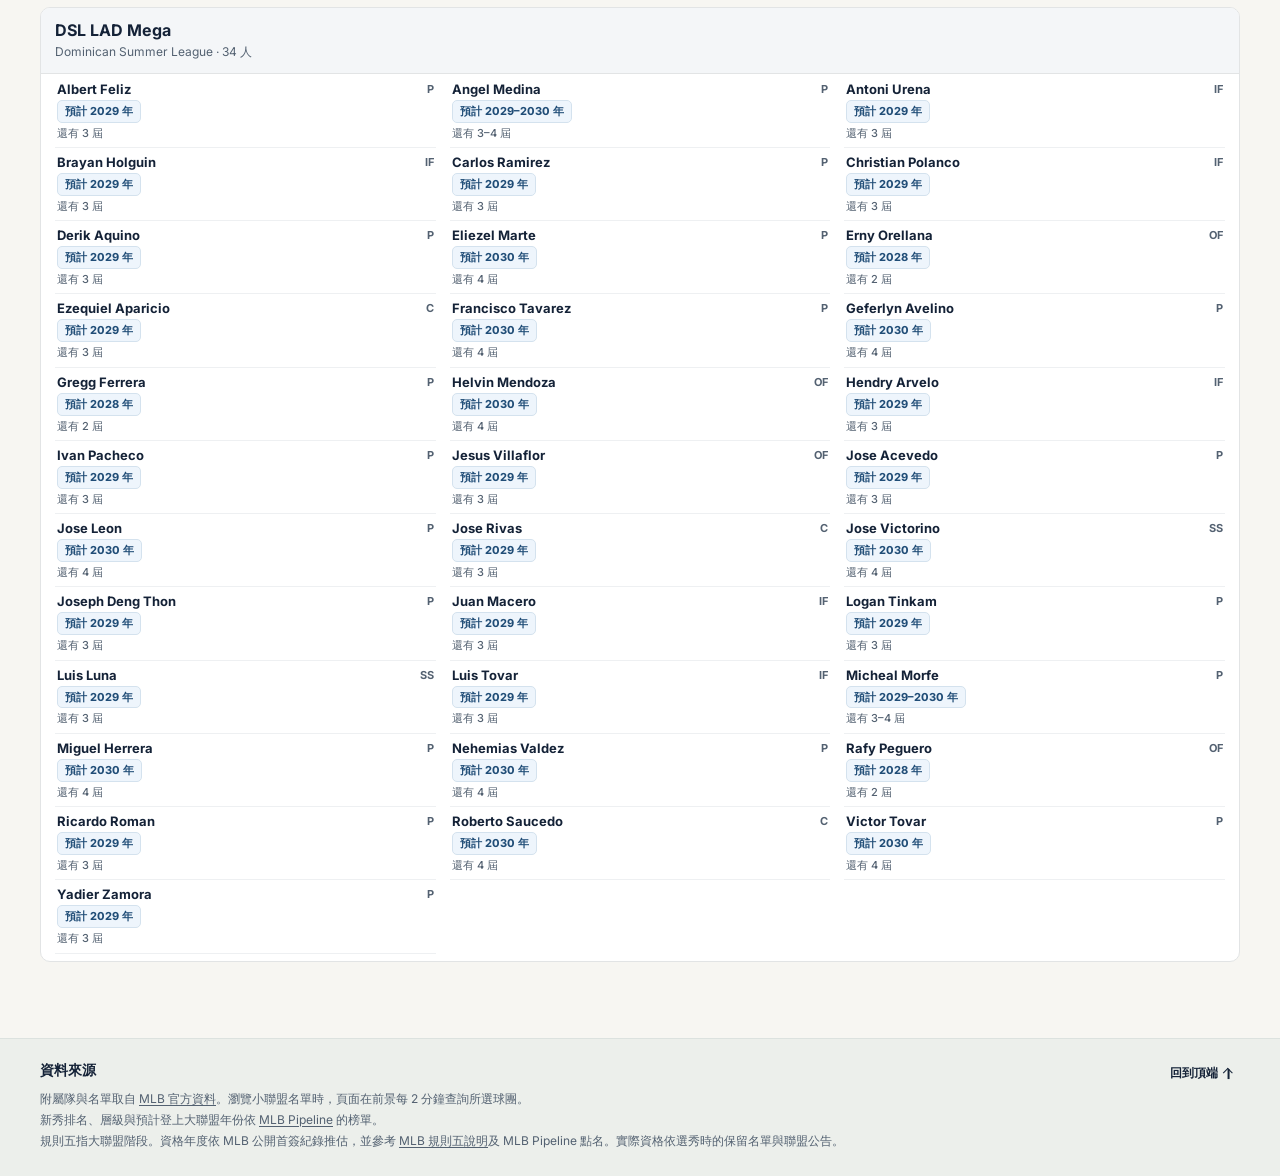
<file: docs/minors.html>
<!doctype html>
<html lang="zh-Hant">
<head>
  <meta charset="utf-8">
  <meta name="viewport" content="width=device-width, initial-scale=1">
  <meta name="theme-color" content="#101d2e">
  <link rel="manifest" href="app.webmanifest">
  <link rel="apple-touch-icon" href="pwa-icon-180.png">
  <link rel="stylesheet" href="pwa.css?v=1">
  <script defer src="pwa.js?v=1"></script>
  <meta name="description" content="瀏覽 MLB 各球團的小聯盟名單與 MLB Pipeline 新秀排行。">
  <title>小聯盟球員與新秀榜｜大聯盟球員圖鑑</title>
  <link rel="icon" href="assets/baseball.png" type="image/png">
  <link rel="stylesheet" href="styles.css?v=4">
  <link rel="stylesheet" href="minors.css">
  <link rel="stylesheet" href="team-details.css?v=1">
  <link rel="preconnect" href="https://statsapi.mlb.com" crossorigin>
  <script type="module" src="minors.js?v=2"></script>
</head>
<body class="minors-page">
  <a class="skip-link" href="#minors">跳到小聯盟資料</a>
  <header class="site-header">
    <div class="shell minors-header">
      <a class="brand" href="./" aria-label="球員圖鑑首頁">
        <img class="brand-mark" src="assets/baseball.png" alt="" width="36" height="36">
        <span>球員圖鑑</span>
      </a>
      <a class="source-link" id="major-link" href="./#roster">大聯盟名單</a>
    </div>
  </header>

  <main>
    <div class="minors-hero">
      <div class="shell">
        <h1>小聯盟球員與新秀榜</h1>
        <p id="minor-summary">正在載入附屬球隊…</p>
      </div>
    </div>
    <div class="shell minors-directory" id="minors">
      <div class="team-view-switch minor-view-switch" id="minor-view" role="group" aria-label="小聯盟資料類型">
        <button type="button" data-view="rosters" aria-pressed="true" disabled>小聯盟名單</button>
        <button type="button" data-view="team-prospects" aria-pressed="false" disabled>球隊 Top 30</button>
        <button type="button" data-view="top100" aria-pressed="false" disabled>全聯盟 Top 100</button>
      </div>
      <form class="minor-tools" id="minor-tools" role="search">
        <label id="minor-org-control" for="minor-org">球團<select id="minor-org" disabled></select></label>
        <label id="minor-level-control" for="minor-level">層級
          <select id="minor-level" disabled>
            <option value="all">全部層級</option>
            <option value="11">3A</option>
            <option value="12">2A</option>
            <option value="13">高階 1A</option>
            <option value="14">1A</option>
            <option value="16">新人聯盟</option>
          </select>
        </label>
        <label for="minor-rule5">規則五資格
          <select id="minor-rule5" disabled>
            <option value="all">全部狀態</option>
            <option value="eligible">已符合或推估符合</option>
            <option value="upcoming">年限未到</option>
            <option value="protected">受 40 人名單保護</option>
            <option value="unknown">資格待查</option>
          </select>
        </label>
        <label class="minor-search" for="minor-search">搜尋球員
          <input id="minor-search" type="search" autocomplete="off" placeholder="輸入球員姓名" disabled>
        </label>
      </form>
      <section aria-labelledby="minor-title" id="minor-results" aria-busy="true">
        <div class="minor-heading">
          <div class="team-identity">
            <img class="team-crest minor-crest" id="minor-crest" alt="" width="50" height="50" hidden>
            <div class="team-label"><h2 id="minor-title">小聯盟名單</h2></div>
          </div>
          <a class="source-link" id="minor-source" href="https://www.mlb.com/milb/about/teams/by-affiliate" target="_blank" rel="noopener noreferrer">官方附屬球隊</a>
        </div>
        <p class="minor-status" id="minor-status" role="status"></p>
        <p class="minor-status" id="minor-rule5-date" hidden></p>
        <div id="minor-content"><p class="loading-message">正在載入小聯盟資料…</p></div>
      </section>
      <noscript><p>啟用 JavaScript 即可瀏覽小聯盟名單與新秀榜。</p></noscript>
    </div>
  </main>

  <footer class="site-footer">
    <div class="shell footer-inner">
      <div>
        <h2>資料來源</h2>
        <p>附屬隊與名單取自 <a href="https://www.mlb.com/milb/about/teams/by-affiliate" target="_blank" rel="noopener noreferrer">MLB 官方資料</a>。瀏覽小聯盟名單時，頁面在前景每 2 分鐘查詢所選球團。</p>
        <p>新秀排名、層級與預計登上大聯盟年份依 <a href="https://www.mlb.com/prospects" target="_blank" rel="noopener noreferrer">MLB Pipeline</a> 的榜單。</p>
        <p>規則五指大聯盟階段。資格年度依 MLB 公開首簽紀錄推估，並參考 <a href="https://www.mlb.com/glossary/transactions/rule-5-draft" target="_blank" rel="noopener noreferrer">MLB 規則五說明</a>及 MLB Pipeline 點名。實際資格依選秀時的保留名單與聯盟公告。</p>
      </div>
      <a class="top-link" href="#">回到頂端 <span class="icon icon-up" aria-hidden="true"></span></a>
    </div>
  </footer>
</body>
</html>
</file>
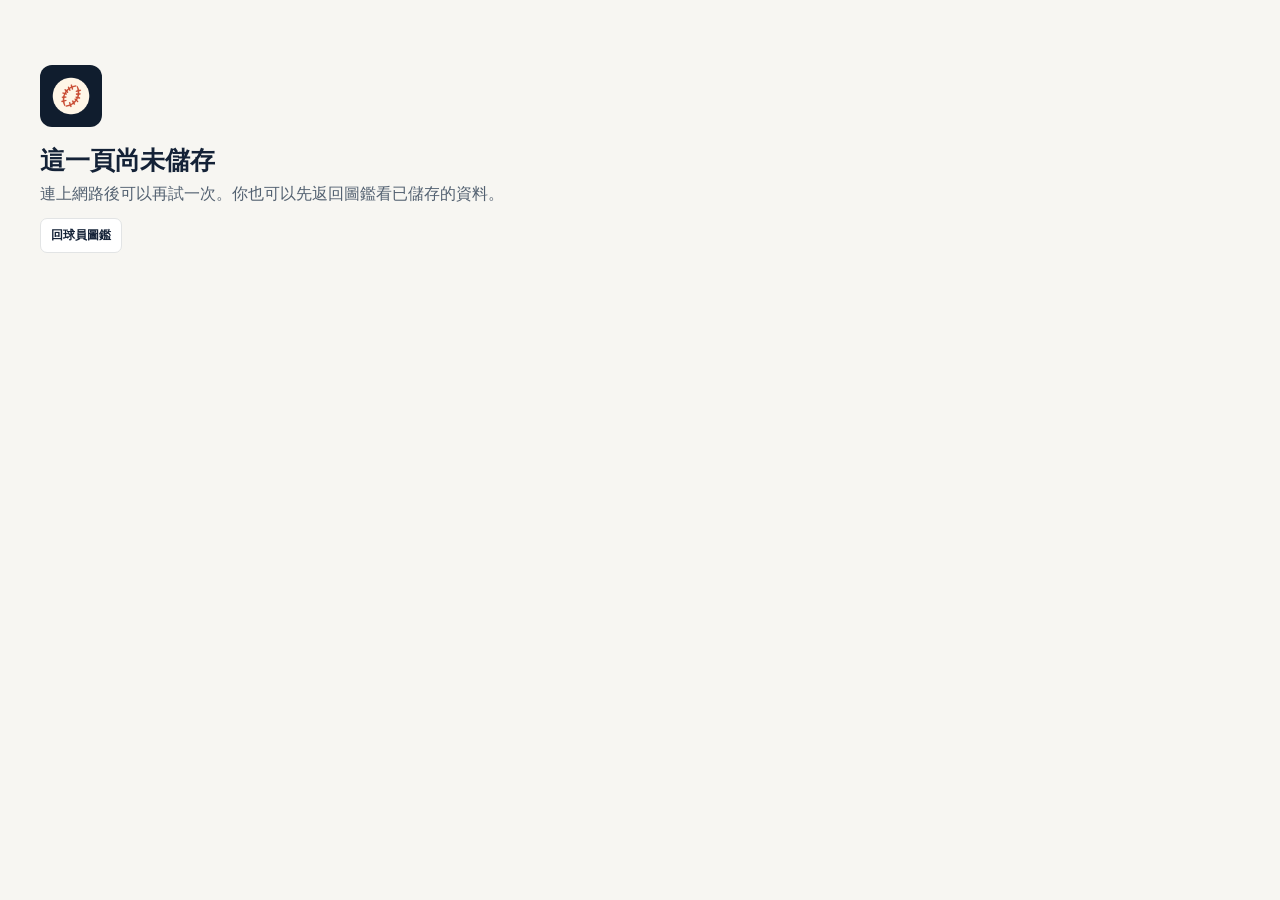
<file: docs/offline.html>
<!doctype html>
<html lang="zh-Hant">
<head>
  <meta charset="utf-8">
  <meta name="viewport" content="width=device-width, initial-scale=1">
  <meta name="theme-color" content="#101d2e">
  <title>離線瀏覽｜球員圖鑑</title>
  <link rel="icon" href="assets/baseball.png" type="image/png">
  <link rel="stylesheet" href="styles.css">
  <link rel="stylesheet" href="pwa.css?v=1">
</head>
<body>
  <main class="shell pwa-offline-page">
    <img src="pwa-icon-192.png" width="62" height="62" alt="">
    <h1>這一頁尚未儲存</h1>
    <p>連上網路後可以再試一次。你也可以先返回圖鑑看已儲存的資料。</p>
    <a class="source-link" href="./">回球員圖鑑</a>
  </main>
</body>
</html>
</file>
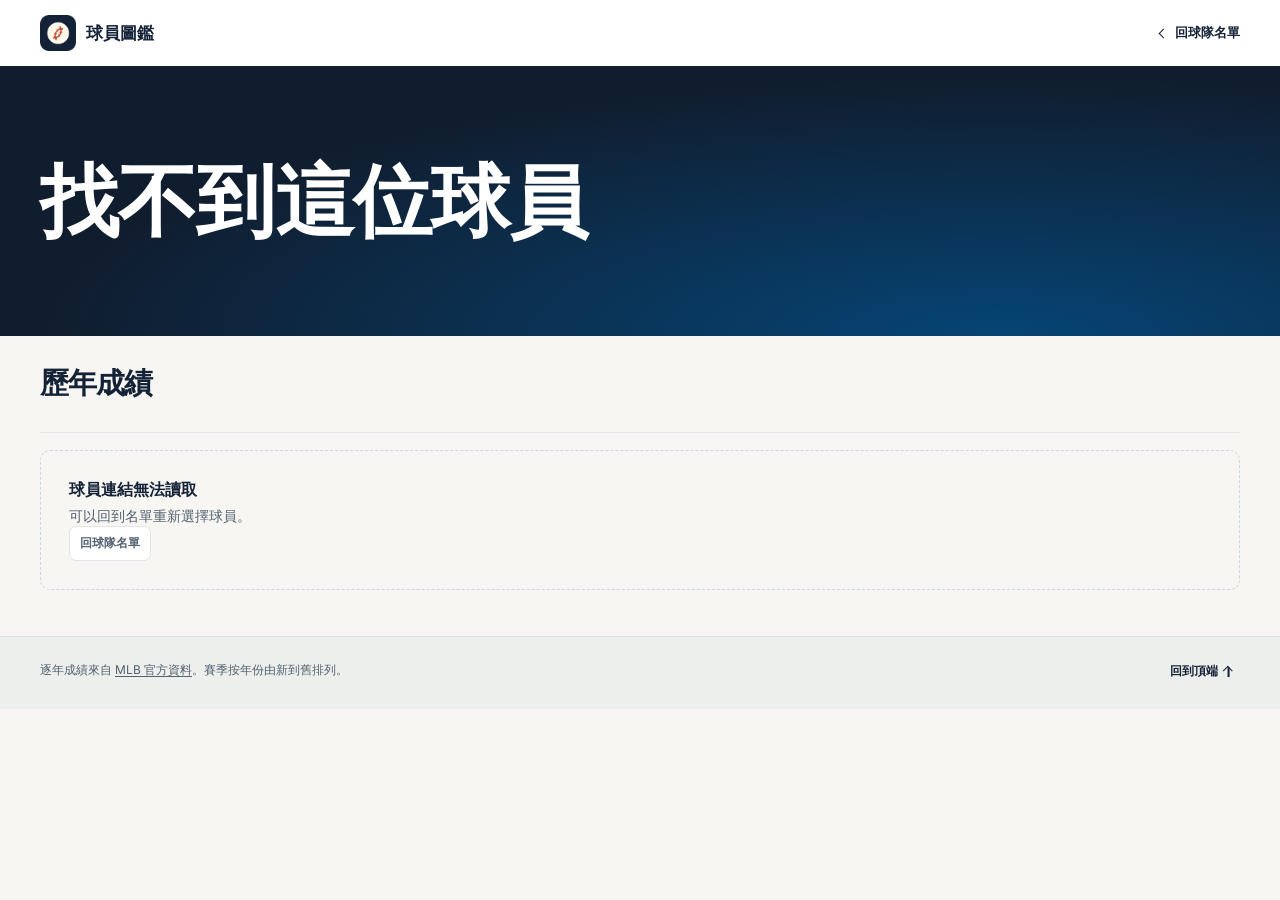
<file: docs/player.html>
<!doctype html>
<html lang="zh-Hant">
<head>
  <meta charset="utf-8">
  <meta name="viewport" content="width=device-width, initial-scale=1">
  <meta name="theme-color" content="#101d2e">
  <link rel="manifest" href="app.webmanifest">
  <link rel="apple-touch-icon" href="pwa-icon-180.png">
  <link rel="stylesheet" href="pwa.css?v=1">
  <script defer src="pwa.js?v=1"></script>
  <meta name="description" content="MLB 球員的逐年成績、生涯趨勢、聯盟百分位、能力雷達圖與情境數據。">
  <title>球員歷年成績｜大聯盟球員圖鑑</title>
  <link rel="icon" href="assets/baseball.png" type="image/png">
  <link rel="preload" href="assets/inter.woff2" as="font" type="font/woff2" crossorigin>
  <link rel="preconnect" href="https://statsapi.mlb.com" crossorigin>
  <link rel="preconnect" href="https://img.mlbstatic.com" crossorigin>
  <link rel="stylesheet" href="styles.css">
  <link rel="stylesheet" href="player.css?v=3">
  <link rel="stylesheet" href="ability.css?v=1">
  <link rel="stylesheet" href="team-details.css?v=1">
  <link rel="stylesheet" href="comparison.css?v=1">
  <link rel="stylesheet" href="career-trend.css?v=1">
  <script type="module" src="player.js?v=12"></script>
</head>
<body class="profile-page">
  <a class="skip-link" href="#season-stats">跳到歷年成績</a>
  <header class="site-header">
    <div class="shell profile-header">
      <a class="brand" href="./" aria-label="球員圖鑑首頁">
        <img class="brand-mark" src="assets/baseball.png" alt="" width="36" height="36">
        <span>球員圖鑑</span>
      </a>
      <a class="profile-back" id="back-to-roster" href="./#roster">回球隊名單</a>
    </div>
  </header>

  <main>
    <section class="profile-hero" aria-labelledby="player-name" id="profile-hero">
      <div class="shell profile-hero-inner" id="profile-identity">
        <h1 id="player-name">球員資料</h1>
      </div>
    </section>

    <div class="shell profile-body">
      <div id="player-team-details" class="player-team-details" hidden></div>
      <section id="season-stats" aria-labelledby="stats-title">
        <div class="stats-heading">
          <h2 id="stats-title">歷年成績</h2>
          <a class="source-link" id="official-profile" href="https://www.mlb.com/players" target="_blank" rel="noopener noreferrer" hidden>MLB 球員頁 <span class="icon icon-external" aria-hidden="true"></span></a>
        </div>
        <div class="stats-tools">
          <div class="scope-switch" id="scope-switch" role="group" aria-label="賽事層級">
            <button type="button" data-scope="regular" aria-pressed="true">MLB 例行賽</button>
            <button type="button" data-scope="postseason" aria-pressed="false">MLB 季後賽</button>
            <button type="button" data-scope="minors" aria-pressed="false">小聯盟</button>
          </div>
          <div class="scope-switch" id="stats-mode" role="group" aria-label="成績檢視方式" hidden>
            <button type="button" data-view="standard" aria-pressed="true">基本成績</button>
            <button type="button" data-view="advanced" aria-pressed="false">進階數據</button>
            <button type="button" data-view="percentiles" aria-pressed="false">聯盟百分位</button>
            <button type="button" data-view="ability" aria-pressed="false">能力分析</button>
            <button type="button" data-view="trend" aria-pressed="false">生涯趨勢</button>
            <button type="button" data-view="compare" aria-pressed="false">比較</button>
          </div>
          <label class="split-toggle" id="split-toggle" hidden>
            <input type="checkbox" id="split-check">顯示分隊成績
          </label>
        </div>
        <div id="stat-sections" aria-busy="true">
          <p class="loading-message">正在讀取 MLB 逐年數據…</p>
        </div>
      </section>

      <details class="profile-bio" id="bio-details" hidden>
        <summary>球員基本資料 <span class="icon icon-chevron" aria-hidden="true"></span></summary>
        <dl class="bio-grid" id="bio-grid"></dl>
      </details>
      <noscript><p>啟用 JavaScript 即可查閱逐年成績。</p></noscript>
    </div>
  </main>
  <footer class="site-footer">
    <div class="shell footer-inner profile-footer">
      <p>逐年成績來自 <a href="https://www.mlb.com/stats/" target="_blank" rel="noopener noreferrer">MLB 官方資料</a>。賽季按年份由新到舊排列。</p>
      <a class="top-link" href="#" aria-label="回到頁首">回到頂端 <span class="icon icon-up" aria-hidden="true"></span></a>
    </div>
  </footer>
</body>
</html>
</file>
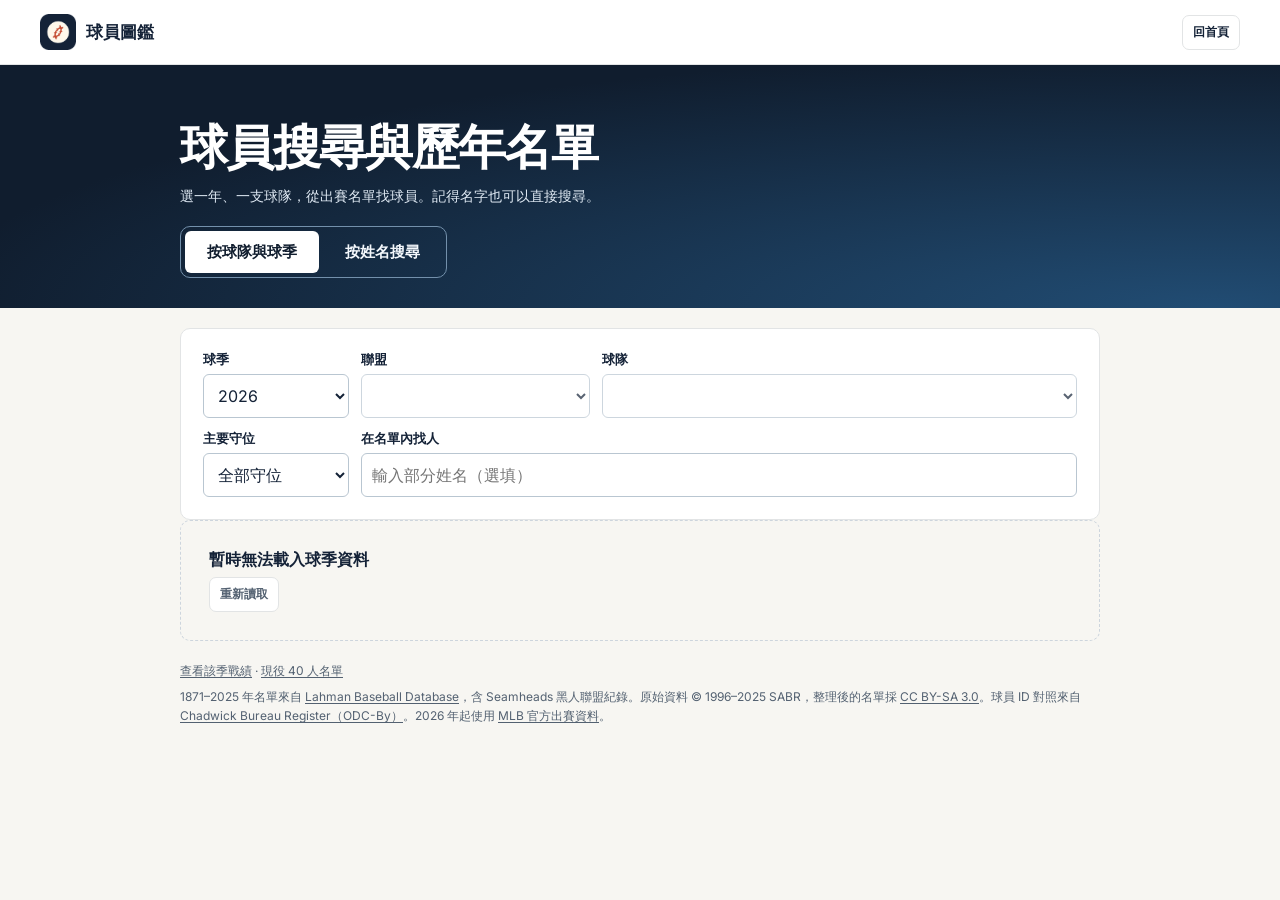
<file: docs/search.html>
<!doctype html>
<html lang="zh-Hant">
<head>
  <meta charset="utf-8">
  <meta name="viewport" content="width=device-width, initial-scale=1">
  <meta name="theme-color" content="#101d2e">
  <link rel="manifest" href="app.webmanifest">
  <link rel="apple-touch-icon" href="pwa-icon-180.png">
  <link rel="stylesheet" href="pwa.css?v=1">
  <script defer src="pwa.js?v=1"></script>
  <meta name="description" content="按球季、球隊與守位瀏覽大聯盟歷年出賽名單，或用球員姓名搜尋現役、歷史及小聯盟球員。">
  <title>球員搜尋與歷年名單｜球員圖鑑</title>
  <link rel="icon" href="assets/baseball.png" type="image/png">
  <link rel="stylesheet" href="styles.css?v=7">
  <link rel="stylesheet" href="search.css?v=2">
  <script type="module" src="finder.js?v=2"></script>
</head>
<body>
  <a class="skip-link" href="#finder-modes">跳到查找方式</a>
  <header class="site-header search-header">
    <div class="shell header-inner">
      <a class="brand" href="./" aria-label="球員圖鑑首頁">
        <img class="brand-mark" src="assets/baseball.png" alt="" width="36" height="36">
        <span>球員圖鑑</span>
      </a>
      <a class="source-link" href="./">回首頁</a>
    </div>
  </header>
  <main>
    <div class="search-hero">
      <div class="shell search-shell">
        <h1>球員搜尋與歷年名單</h1>
        <p>選一年、一支球隊，從出賽名單找球員。記得名字也可以直接搜尋。</p>
        <nav class="finder-modes" id="finder-modes" aria-label="查找球員的方式">
          <a data-finder-mode="team" href="search.html?mode=team">按球隊與球季</a>
          <a data-finder-mode="name" href="search.html?mode=name">按姓名搜尋</a>
        </nav>
      </div>
    </div>
    <div class="shell search-shell search-content">
      <section id="team-panel" aria-label="歷年球隊名單" hidden>
        <div class="history-controls" id="history-filters" hidden>
          <label for="history-year">球季<select id="history-year"></select></label>
          <label for="history-league">聯盟<select id="history-league" disabled></select></label>
          <label for="history-team">球隊<select id="history-team" disabled></select></label>
          <label for="history-position">主要守位<select id="history-position" disabled><option value="">全部守位</option></select></label>
          <label for="history-search" class="history-search-label">在名單內找人<input id="history-search" type="search" maxlength="120" placeholder="輸入部分姓名（選填）" autocomplete="off"></label>
        </div>
        <div id="history-results" aria-busy="true"><p class="loading-message" role="status">正在載入球隊名單…</p></div>
        <p class="player-search-sources"><a id="history-standings" href="standings.html">查看該季戰績</a> · <a href="./#roster">現役 40 人名單</a></p>
        <p class="player-search-sources">1871–2025 年名單來自 <a href="https://sabr.org/lahman-database/">Lahman Baseball Database</a>，含 Seamheads 黑人聯盟紀錄。原始資料 © 1996–2025 SABR，整理後的名單採 <a href="https://creativecommons.org/licenses/by-sa/3.0/">CC BY-SA 3.0</a>。球員 ID 對照來自 <a href="https://github.com/chadwickbureau/register">Chadwick Bureau Register（ODC-By）</a>。2026 年起使用 <a href="https://www.mlb.com/stats/">MLB 官方出賽資料</a>。</p>
      </section>
      <section id="name-panel" aria-label="全站球員姓名搜尋" hidden>
        <form id="player-name-search" class="name-form" role="search">
          <label for="player-name-query">球員姓名</label>
          <div class="player-search-form">
            <input id="player-name-query" name="q" type="search" maxlength="120" placeholder="王建民、Chien-Ming Wang" autocomplete="off" spellcheck="false">
            <button type="submit">搜尋</button>
          </div>
          <p class="field-hint">可搜尋現役、歷年大聯盟及小聯盟球員，支援英文姓名與部分中文譯名。</p>
        </form>
        <p id="player-search-status" class="player-search-status" role="status"></p>
        <ul id="player-search-results" class="player-search-results" hidden></ul>
        <button type="button" id="player-search-more" class="show-more" hidden>顯示更多球員</button>
        <button type="button" id="player-search-retry" class="retry-button" hidden>重試載入名單</button>
        <p class="player-search-sources">歷史資料含 Seamheads 黑人聯盟紀錄，原始資料 © 1996–2025 SABR。 <a href="https://sabr.org/lahman-database/">Lahman Baseball Database</a>（<a href="https://creativecommons.org/licenses/by-sa/3.0/">CC BY-SA 3.0</a>） · <a href="https://github.com/chadwickbureau/register">Chadwick Bureau Register</a>（ODC-By） · <a href="https://www.mlb.com/stats/">MLB</a></p>
      </section>
      <p id="finder-error" role="status" hidden>暫時無法載入，請<a href="">重新整理</a>。</p>
      <noscript>請啟用 JavaScript 以查閱球隊名單或搜尋球員。</noscript>
    </div>
  </main>
</body>
</html>
</file>
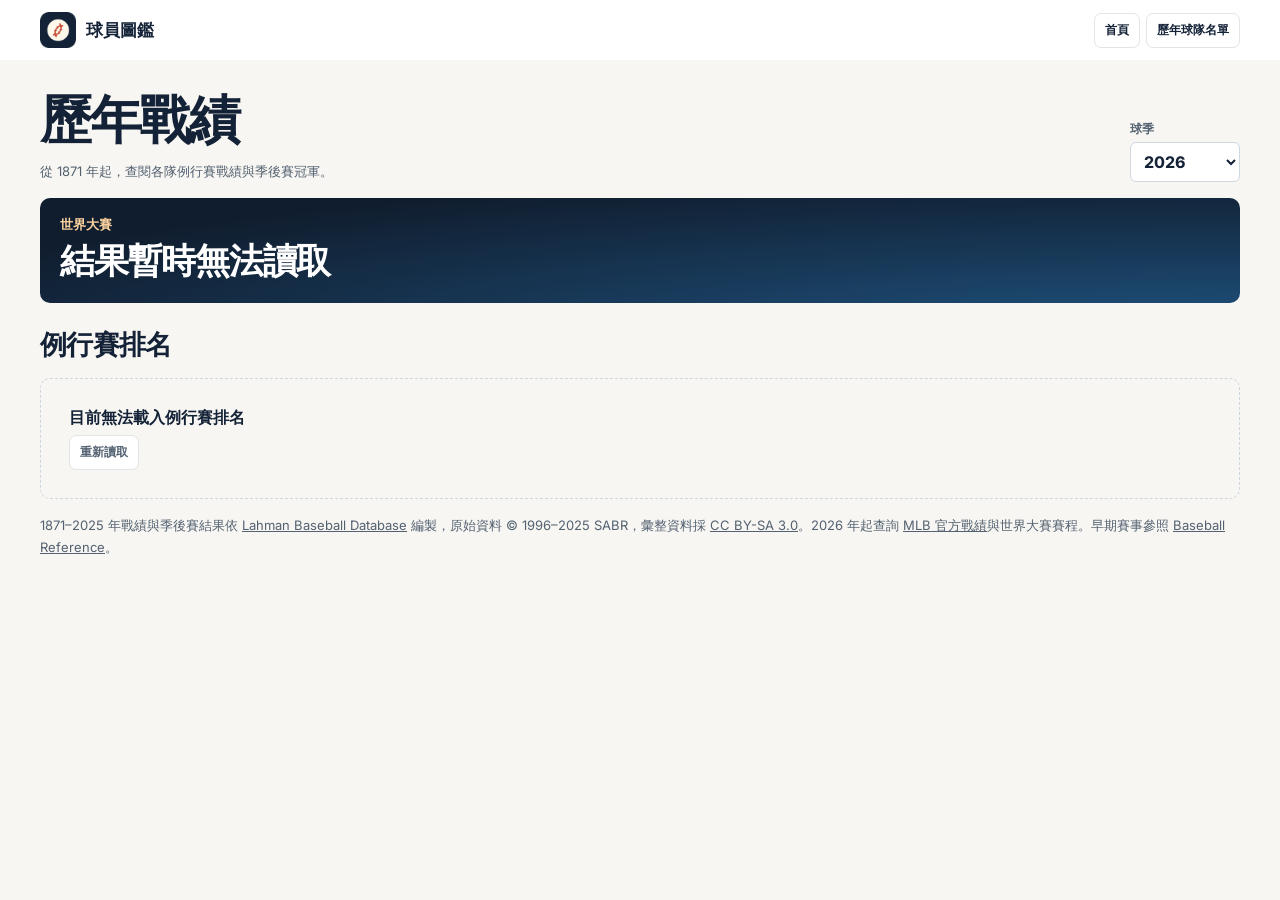
<file: docs/standings.html>
<!doctype html>
<html lang="zh-Hant">
<head>
  <meta charset="utf-8">
  <meta name="viewport" content="width=device-width, initial-scale=1">
  <meta name="theme-color" content="#101d2e">
  <link rel="manifest" href="app.webmanifest">
  <link rel="apple-touch-icon" href="pwa-icon-180.png">
  <link rel="stylesheet" href="pwa.css?v=1">
  <script defer src="pwa.js?v=1"></script>
  <meta name="description" content="依球季查看大聯盟各隊的例行賽戰績、分區排名及季後賽冠軍。">
  <title>歷年戰績｜球員圖鑑</title>
  <link rel="icon" href="assets/baseball.png" type="image/png">
  <link rel="stylesheet" href="styles.css?v=4">
  <script type="module" src="standings.js?v=1"></script>
  <style>
    .standings-header {display:flex;justify-content:space-between;align-items:center;min-height:60px;gap:10px}
    .standings-nav {display:flex;flex-wrap:wrap;justify-content:flex-end;gap:6px}
    .standings-main {padding-block:26px 34px}
    .standings-intro {display:flex;align-items:end;justify-content:space-between;gap:14px;margin-bottom:16px}
    .standings-intro h1 {font-size:clamp(30px,5vw,52px);letter-spacing:-.045em;margin:0}
    .standings-intro p,.standings-note {color:var(--muted);font-size:13px;line-height:1.65;margin:5px 0 0}
    .standings-select {display:grid;gap:4px;min-width:0;color:var(--muted);font-size:12px;font-weight:750}
    .standings-select select {min-height:40px;max-width:100%;padding:6px 28px 6px 9px;background:white;color:var(--ink);border:1px solid #cdd8e2;border-radius:6px;font-size:16px}
    .standings-season {min-width:110px}
    .champion-list {display:grid;grid-template-columns:repeat(auto-fit,minmax(min(100%,330px),1fr));gap:12px}
    .champion-card {color:white;background:radial-gradient(ellipse at 100% 140%,#205786,transparent 85%),var(--navy);border-radius:10px;padding:18px 20px}
    .champion-card h2 {margin:4px 0;font-size:clamp(20px,3.3vw,35px);line-height:1.14;letter-spacing:-.035em;overflow-wrap:anywhere}
    .champion-card a {text-underline-offset:4px;text-decoration-thickness:1px}
    .champion-label {margin:0 0 7px;color:#ffd4a0;font-size:13px;font-weight:800}
    .champion-detail {margin:7px 0 0;color:#dce8f4;font-size:13px;line-height:1.5}
    .champion-main {display:flex;justify-content:space-between;align-items:center;gap:14px}
    .champion-score {font-size:clamp(25px,3.6vw,45px);font-weight:800;white-space:nowrap;line-height:1;font-variant-numeric:tabular-nums}
    .standings-section {margin-top:24px}
    .standings-toolbar {display:flex;justify-content:space-between;align-items:end;flex-wrap:wrap;gap:10px;margin-bottom:10px}
    .standings-toolbar h2 {margin:0;font-size:clamp(20px,3vw,27px);letter-spacing:-.025em}
    .standings-filters {display:flex;align-items:end;flex-wrap:wrap;gap:8px}
    .standings-modes {display:inline-flex;gap:3px;padding:3px;background:#e8edf2;border:1px solid #d7e0e8;border-radius:7px}
    .standings-modes button {min-height:32px;border:0;background:transparent;padding:4px 9px;font-weight:750;font-size:13px;border-radius:4px;white-space:nowrap}
    .standings-modes button[aria-pressed="true"] {background:var(--navy);color:white}
    .standings-ranks {display:grid;gap:16px}
    .standings-groups {grid-template-columns:repeat(auto-fit,minmax(min(100%,410px),1fr));align-items:start}
    .standings-ranks h3 {font-size:16px;margin:2px 0 7px}
    .standings-table {width:100%;border-collapse:separate;border-spacing:0;overflow:hidden;background:white;border:1px solid #dce4ec;border-radius:8px;font-size:14px;text-align:left}
    .standings-table th,.standings-table td {padding:8px 10px}
    .standings-table thead th {font-size:12px;background:#17283b;color:white;white-space:nowrap}
    .standings-table tbody tr:nth-child(even) {background:#f4f7fa}
    .standings-table tbody tr+tr>* {border-top:1px solid #e9edf2}
    .standings-table .number {width:10%;text-align:right;font-variant-numeric:tabular-nums}
    .standings-table .rank {width:8%;text-align:center;color:#40576f;font-weight:750}
    .standings-table th.rank {color:white}
    .standings-table a {text-underline-offset:3px;overflow-wrap:anywhere}
    .standings-table a:hover {color:#1c6397}
    .standings-table small {display:block;color:var(--muted);font-size:11px;font-weight:500;margin-top:3px}
    .standings-foot {margin-top:16px}
    @media(max-width:550px) {
      .standings-main {padding-top:19px}
      .standings-intro {align-items:start}
      .standings-intro p {max-width:250px}
      .standings-season {min-width:86px}
      .standings-select select {padding-right:6px}
      .champion-card {padding:14px 12px}
      .standings-table {font-size:13px}
      .standings-table th,.standings-table td {padding:8px 6px}
    }
  </style>
</head>
<body>
  <a class="skip-link" href="#standings-content">跳到歷年戰績</a>
  <header class="site-header">
    <div class="shell standings-header">
      <a class="brand" href="./" aria-label="球員圖鑑首頁"><img class="brand-mark" src="assets/baseball.png" alt="" width="36" height="36"><span>球員圖鑑</span></a>
      <nav class="standings-nav" aria-label="網站導覽">
        <a class="source-link" href="./">首頁</a>
        <a class="source-link" id="standings-history" href="history.html">歷年球隊名單</a>
      </nav>
    </div>
  </header>
  <main class="shell standings-main" id="standings-content">
    <header class="standings-intro">
      <div><h1>歷年戰績</h1><p>從 1871 年起，查閱各隊例行賽戰績與季後賽冠軍。</p></div>
      <label class="standings-select standings-season" for="standings-year">球季<select id="standings-year" disabled></select></label>
    </header>
    <section class="champion-list" id="standings-champions" aria-label="季後賽結果" aria-live="polite"></section>
    <section class="standings-section" aria-labelledby="standings-title">
      <div class="standings-toolbar">
        <div><h2 id="standings-title">例行賽排名</h2><p class="standings-note" id="standings-meta" aria-live="polite"></p></div>
        <div class="standings-filters" id="standings-filters" hidden>
          <label class="standings-select" for="standings-league">聯盟<select id="standings-league"></select></label>
          <div class="standings-modes" role="group" aria-label="排名方式">
            <button id="standings-overall" type="button" aria-pressed="true">依勝率</button>
            <button id="standings-groups" type="button" aria-pressed="false">依分區／聯盟</button>
          </div>
        </div>
      </div>
      <div class="standings-ranks" id="standings-results" aria-busy="true"><p class="loading-message">正在載入球季…</p></div>
    </section>
    <p class="standings-note standings-foot">1871–2025 年戰績與季後賽結果依 <a href="https://sabr.org/lahman-database/" target="_blank" rel="noopener noreferrer">Lahman Baseball Database</a> 編製，原始資料 © 1996–2025 SABR，彙整資料採 <a href="https://creativecommons.org/licenses/by-sa/3.0/" target="_blank" rel="noopener noreferrer">CC BY-SA 3.0</a>。2026 年起查詢 <a href="https://www.mlb.com/standings" target="_blank" rel="noopener noreferrer">MLB 官方戰績</a>與世界大賽賽程。早期賽事參照 <a href="https://www.baseball-reference.com/postseason/" target="_blank" rel="noopener noreferrer">Baseball Reference</a>。</p>
  </main>
</body>
</html>
</file>
<file: docs/pwa.css>
.pwa-nav {
  position: relative;
  z-index: 2;
  display: none;
  border-bottom: 1px solid var(--line);
  background: #fff;
}
.pwa-nav-inner {
  display: grid;
  grid-template-columns: repeat(4, minmax(0, 1fr));
  gap: 3px;
}
.pwa-nav-inner > a, .pwa-charts summary {
  display: grid;
  min-height: 44px;
  place-items: center;
  padding: 4px 2px;
  border-radius: 6px;
  color: var(--ink);
  font-size: 13px;
  font-weight: 750;
  text-decoration: none;
  list-style: none;
}
.pwa-charts summary::-webkit-details-marker { display: none; }
.pwa-charts { position: relative; }
.pwa-charts summary { cursor: pointer; }
.pwa-nav a[aria-current="page"], .pwa-nav a:hover, .pwa-charts[open] summary { color: #154777; background: #edf4fb; }
.pwa-charts:has(a[aria-current="page"]) summary { color: #154777; background: #edf4fb; }
.pwa-chart-menu {
  position: absolute;
  inset-inline-end: 0;
  inset-block-start: calc(100% + 3px);
  min-width: 168px;
  padding: 4px;
  border: 1px solid #d9e4ed;
  border-radius: 8px;
  background: #fff;
  box-shadow: 0 6px 18px #101d2e20;
}
.pwa-chart-menu a {
  display: flex;
  min-height: 44px;
  align-items: center;
  padding: 5px 8px;
  border-radius: 6px;
  color: var(--ink);
  font-size: 13px;
  text-decoration: none;
  white-space: nowrap;
}
.pwa-connection { background: #fbf0d8; color: #60431d; }
.pwa-connection-inner {
  display: flex;
  min-height: 34px;
  flex-wrap: wrap;
  align-items: center;
  justify-content: space-between;
  gap: 5px 12px;
  padding-block: 4px;
  font-size: 12px;
  font-weight: 730;
}
.pwa-connection button {
  min-height: 36px;
  padding-inline: 7px;
  border: 0;
  border-radius: 5px;
  background: transparent;
  color: inherit;
  font: inherit;
  text-decoration: underline;
}
.pwa-hero-actions { display: flex; flex-wrap: wrap; align-items: center; gap: 2px 13px; }
.pwa-install-trigger {
  min-height: 44px;
  margin-top: 7px;
  padding: 6px 11px;
  border: 1px solid #e0eaf575;
  border-radius: 7px;
  background: #122235aa;
  color: #fff;
  font: inherit;
  font-size: 13px;
  font-weight: 760;
  cursor: pointer;
}
.pwa-install-trigger:hover { background: #264765; }
.pwa-install-dialog {
  width: min(410px, calc(100% - 26px));
  max-height: calc(100% - 28px);
  padding: 19px;
  border: 1px solid #d5e1eb;
  border-radius: 13px;
  background: #fff;
  color: var(--ink);
  box-shadow: 0 16px 54px #101d2e38;
}
.pwa-install-dialog::backdrop { background: #101d2e91; }
.pwa-install-header { display: flex; align-items: center; gap: 12px; }
.pwa-install-header img { border-radius: 11px; }
.pwa-install-dialog h2 { margin: 0; font-size: 22px; }
.pwa-install-dialog h3 { margin: 16px 0 5px; font-size: 14px; }
.pwa-install-dialog ol { margin: 0; padding-inline-start: 22px; }
.pwa-install-dialog li, .pwa-install-dialog p { font-size: 14px; line-height: 1.55; margin: 3px 0; }
.pwa-install-dialog form { display: flex; justify-content: end; margin-top: 14px; }
.pwa-install-dialog button { min-height: 44px; min-width: 64px; }
.pwa-offline-page { padding-block: 65px; }
.pwa-offline-page img { border-radius: 12px; }
.pwa-offline-page h1 { margin: 13px 0 6px; font-size: 25px; }
.pwa-offline-page p { max-width: 34em; margin: 0 0 13px; color: var(--muted); }

@media (max-width: 760px), (display-mode: standalone) {
  .pwa-nav { display: block; }
}
</file>
<file: docs/styles.css>
@font-face {
  font-family: Inter;
  src: url("assets/inter.woff2") format("woff2");
  font-display: swap;
  font-weight: 400 800;
}

@font-face {
  font-family: "Barlow Condensed";
  src: url("assets/barlow-normal-800.woff2") format("woff2");
  font-display: swap;
  font-weight: 800;
}

@font-face {
  font-family: "Barlow Condensed";
  src: url("assets/barlow-italic-800.woff2") format("woff2");
  font-display: swap;
  font-style: italic;
  font-weight: 800;
}

:root {
  color-scheme: light;
  --paper: #f7f6f2;
  --surface: #fff;
  --ink: #142237;
  --muted: #536171;
  --line: #e2e4e5;
  --navy: #101d2e;
  --orange: #c74a30;
  --orange-light: #ff9a79;
  --blue: #154777;
  --team: #005a9c;
  --font: Inter, "Noto Sans CJK TC", "PingFang TC", "Microsoft JhengHei", sans-serif;
  --display: "Barlow Condensed", "Arial Narrow", var(--font);
  font-family: var(--font);
  color: var(--ink);
  background: var(--paper);
}

*, *::before, *::after { box-sizing: border-box; }

html { scroll-behavior: smooth; }
body { margin: 0; min-width: 300px; }
a { color: inherit; }
button, input, select { font: inherit; }
button, summary, select { cursor: pointer; }
button { color: inherit; }
:focus-visible { outline: 3px solid #136cb0; outline-offset: 3px; }
[hidden] { display: none !important; }

.shell {
  max-width: 1344px;
  width: calc(100% - 80px);
  margin-inline: auto;
}

.visually-hidden {
  position: absolute !important;
  width: 1px;
  height: 1px;
  padding: 0;
  margin: -1px;
  clip-path: inset(50%);
  overflow: hidden;
  white-space: nowrap;
}

.skip-link {
  position: fixed;
  z-index: 20;
  left: 14px;
  top: 10px;
  transform: translateY(-180%);
  padding: 10px 14px;
  border-radius: 7px;
  background: white;
}
.skip-link:focus { transform: none; }

.site-header {
  background: var(--surface);
  position: relative;
  z-index: 3;
}

.home-header { position: sticky; top: 0; border-bottom: 1px solid var(--line); }
.home-page :is(#roster, #roster-title, #sources) { scroll-margin-top: 76px; }

.header-inner {
  position: relative;
  min-height: 64px;
  display: flex;
  justify-content: space-between;
  align-items: center;
  gap: 10px;
}

.brand {
  display: inline-flex;
  align-items: center;
  gap: 10px;
  justify-self: start;
  font-size: 17px;
  font-weight: 800;
  text-decoration: none;
  white-space: nowrap;
}
.brand-mark { display: block; }

.header-actions { display: flex; flex-shrink: 0; align-items: center; gap: 8px; }
.header-menu-toggle {
  display: inline-flex;
  align-items: center;
  gap: 9px;
  min-height: 42px;
  padding: 8px 12px;
  border-radius: 8px;
  background: var(--navy);
  color: white;
  font-size: 13px;
  font-weight: 750;
  list-style: none;
  white-space: nowrap;
}
.header-menu-toggle:hover, .feature-dropdown[open] .header-menu-toggle { background: #253952; }
.header-menu-toggle .icon-chevron { transform: translateY(-2px) rotate(135deg); }
.feature-dropdown[open] .header-menu-toggle .icon-chevron { transform: translateY(2px) rotate(-45deg); }

.downloads { position: relative; }
.downloads summary {
  background: white;
  border: 1px solid var(--line);
  border-radius: 8px;
  padding: 8px 11px;
  min-height: 42px;
  color: var(--ink);
  font-size: 13px;
  font-weight: 700;
  list-style: none;
  display: flex;
  align-items: center;
  gap: 8px;
  white-space: nowrap;
}
summary::-webkit-details-marker { display: none; }
.downloads summary:hover, .downloads[open] summary { background: #f4f6f8; }
.download-menu {
  position: absolute;
  top: calc(100% + 9px);
  right: 0;
  width: 177px;
  padding: 5px;
  border: 1px solid var(--line);
  border-radius: 10px;
  box-shadow: 0 9px 24px #11263a19;
  background: var(--surface);
}
.download-menu a {
  display: flex;
  justify-content: space-between;
  align-items: center;
  text-decoration: none;
  padding: 9px 10px;
  border-radius: 6px;
  font-weight: 700;
  font-size: 13px;
}
.download-menu a:hover { background: #edf3f8; }
.download-menu span { color: var(--muted); font-size: 12px; font-weight: 500; }

.hero {
  position: relative;
  overflow: hidden;
  color: white;
  background: var(--navy);
  isolation: isolate;
}
.hero-image {
  position: absolute;
  z-index: -1;
  inset: 0 0 0 31%;
  background: url("assets/dodger-stadium.webp") 59% 56% / cover no-repeat;
}
.hero::after {
  content: "";
  position: absolute;
  z-index: -1;
  inset: 0;
  background:
    linear-gradient(90deg, #101d2e 23%, #101d2e 33%, #101d2ee8 42%, #101d2e52 69%, #101d2e16 100%),
    linear-gradient(0deg, #101d2ef0 0%, #17243729 65%, #101d2e36 100%);
}
.hero-inner {
  min-height: 246px;
  display: flex;
  justify-content: space-between;
  align-items: end;
  gap: 26px;
  padding-block: 26px 46px;
}
.hero-copy { align-self: center; min-width: 0; }
.eyebrow {
  display: flex;
  gap: 9px;
  align-items: center;
  margin: 0 0 14px;
  font-size: 11px;
  letter-spacing: .16em;
  font-weight: 750;
  color: #f5af98;
}
.eyebrow > span:first-child { width: 20px; height: 2px; background: #ff8f6c; }
.eyebrow-divider { width: 1px; height: 11px; background: #f5af9870; margin-inline: 3px; }
.hero h1 {
  margin: 0;
  font-size: clamp(36px, 4.8vw, 65px);
  font-weight: 900;
  letter-spacing: -.045em;
  line-height: 1.2;
  color: #fffdfa;
}
.hero-copy .search-form { margin-top: 18px; }
.home-finder-link { display: inline-flex; gap: 7px; align-items: center; min-height: 44px; color: white; font-size: 14px; font-weight: 700; text-underline-offset: 4px; }
.home-finder-link:focus-visible { outline-color: var(--orange-light); }

.search-form {
  min-height: 52px;
  width: min(484px, 100%);
  display: flex;
  align-items: center;
  gap: 12px;
  padding: 5px 5px 5px 14px;
  border-radius: 9px;
  background: white;
  color: var(--ink);
  box-shadow: 0 5px 22px #0a12243d;
}
.search-form:focus-within { outline: 2px solid #9acbfc; outline-offset: 3px; }
.search-form input {
  flex: 1;
  min-width: 0;
  border: 0;
  padding-block: 8px;
  outline: none;
  background: transparent;
  color: var(--ink);
  font-size: 14px;
}
.search-form input::placeholder { color: #5b6472; opacity: 1; }
.search-form input::-webkit-search-cancel-button { display: none; }
.search-form input:focus-visible { outline: none; }
.search-form > .icon { color: #646f7e; }
.search-clear {
  display: grid;
  place-items: center;
  padding: 0;
  border: 0;
  background: transparent;
  border-radius: 50%;
  width: 30px;
  height: 30px;
  flex-shrink: 0;
}
.search-clear:hover { background: #15283d12; }
.search-submit {
  flex-shrink: 0;
  background: var(--orange);
  color: #fff;
  border: 0;
  border-radius: 6px;
  min-height: 41px;
  padding: 7px 17px;
  font-size: 14px;
  font-weight: 750;
}
.search-submit:hover { background: #b73924; }

.hero-facts {
  border: 1px solid #ffffff48;
  border-radius: 13px;
  background: #0a1528a6;
  box-shadow: 0 10px 30px #0002;
  backdrop-filter: blur(9px);
  padding: 14px 19px 12px;
  min-width: 245px;
  flex-shrink: 0;
}
.fact-numbers { display: flex; align-items: center; }
.fact { display: flex; align-items: baseline; gap: 8px; flex: 1; white-space: nowrap; }
.fact + .fact { border-left: 1px solid #ffffff40; margin-left: 16px; padding-left: 16px; }
.fact strong { font: 800 37px/.9 var(--display); color: #fffefa; font-variant-numeric: tabular-nums; }
.fact span { color: #e0e5ee; font-size: 11px; font-weight: 600; }
.fact-date {
  border-top: 1px solid #ffffff32;
  padding-top: 10px;
  margin-top: 11px;
  display: flex;
  align-items: center;
  gap: 7px;
  font-size: 11px;
  line-height: 1.3;
  color: #e1e7ef;
}
.fact-date time { font-variant-numeric: tabular-nums; }
.fact-date time + span { padding-left: 8px; border-left: 1px solid #ffffff45; }
.fact-dot { width: 6px; height: 6px; border-radius: 50%; background: #ff9a79; }
.fact-date[data-state="fresh"] .fact-dot { background: #88e6b9; }

.feature-menu {
  position: absolute;
  top: calc(100% + 6px);
  inset-inline-end: 0;
  width: min(304px, 100%);
  max-height: calc(100vh - 76px);
  max-height: calc(100dvh - 76px);
  overflow: auto;
  overscroll-behavior: contain;
  border: 1px solid #293e56;
  border-radius: 12px;
  background: #142033;
  color: #f7f9fc;
  box-shadow: 0 9px 23px #101d2e24;
}
.feature-menu-footer {
  border-top: 1px solid #304157;
  background: #101b2d;
}
.feature-source {
  display: flex;
  justify-content: space-between;
  align-items: center;
  gap: 7px;
  min-height: 44px;
  padding-inline: 14px;
  color: #c2d1e1;
  font-size: 13px;
  text-decoration: none;
  white-space: nowrap;
}
.feature-source:hover { text-decoration: underline; }
.feature-list {
  margin: 0;
  padding: 0;
  list-style: none;
}
.feature-list li + li { border-top: 1px solid #304157; }
.feature-link {
  display: grid;
  grid-template-columns: 26px minmax(0, 1fr) 10px;
  align-items: center;
  gap: 10px;
  min-height: 46px;
  padding: 6px 14px;
  text-decoration: none;
}
.feature-link[aria-current] { background: #1c3048; box-shadow: inset 3px 0 #ff9a79; }
.feature-link:hover, .feature-link:focus-visible, .feature-link:active { background: #263b55; }
.feature-link:focus-visible { outline: 2px solid #ffac8f; outline-offset: -3px; }
.feature-mark {
  display: grid;
  place-items: center;
  width: 26px;
  height: 26px;
  color: #e4edf8;
}
.feature-link[aria-current] .feature-mark { color: #ffc3ae; }
.feature-mark svg {
  width: 21px;
  height: 21px;
  fill: none;
  stroke: currentColor;
  stroke-width: 1.65;
  stroke-linecap: round;
  stroke-linejoin: round;
}
.feature-label { font-size: 15px; line-height: 1.25; font-weight: 750; }
.feature-chevron { width: 9px; height: 9px; color: #b1c1d4; }
.feature-link:hover .feature-chevron, .feature-link:focus-visible .feature-chevron { color: white; }

.directory {
  padding-block: 29px 56px;
  display: grid;
  grid-template-columns: 228px minmax(0, 1fr);
  gap: 28px;
  align-items: start;
}
.teams-panel {
  position: sticky;
  top: 17px;
  max-height: calc(100dvh - 34px);
  overflow: auto;
  background: var(--surface);
  border: 1px solid var(--line);
  border-radius: 13px;
  padding: 17px 12px 13px;
}
.teams-panel h2 {
  margin: 0 4px 13px;
  font-size: 15px;
  font-weight: 800;
  line-height: 1.3;
}
.league-switch {
  display: grid;
  grid-template-columns: 1fr 1fr;
  background: #edf0f2;
  border-radius: 8px;
  gap: 4px;
  padding: 4px;
  margin-bottom: 11px;
}
.league-switch button {
  border: 0;
  background: transparent;
  border-radius: 5px;
  min-height: 34px;
  font-size: 12px;
  font-weight: 700;
  color: var(--muted);
  white-space: nowrap;
}
.league-switch button[aria-pressed="true"] {
  background: white;
  color: var(--ink);
  box-shadow: 0 1px 3px #14223718;
}
.league-switch button:hover { color: var(--ink); }
.division + .division { margin-top: 2px; }
.division summary {
  display: flex;
  align-items: center;
  justify-content: space-between;
  padding: 7px 6px;
  min-height: 33px;
  font-size: 12px;
  font-weight: 750;
  color: var(--muted);
  list-style: none;
}
.division summary:hover { color: var(--ink); }
.division[open] summary { color: var(--ink); }
.division[open] .icon-chevron { transform: rotate(135deg); }
.division-name { display: flex; align-items: baseline; gap: 7px; }
.division-code { color: #5e6874; font-size: 10px; font-weight: 650; letter-spacing: .045em; }

.team-list { list-style: none; margin: 0; padding: 1px 0 6px; }
.team-list li + li { margin-top: 2px; }
.team-button {
  display: grid;
  grid-template-columns: 26px 1fr auto;
  align-items: center;
  gap: 8px;
  border: 1px solid transparent;
  background: transparent;
  border-radius: 7px;
  width: 100%;
  padding: 5px 7px;
  min-height: 37px;
  text-align: start;
  font-size: 13px;
  font-weight: 650;
}
.team-button:hover { background: #f2f5f8; }
.team-button[aria-current="true"] { background: #eaf2fb; border-color: #dce9f6; color: #144777; }
.team-button img, .result-team img { width: 24px; height: 24px; object-fit: contain; }
.team-button .team-abbr { font-size: 10px; letter-spacing: .03em; font-weight: 750; color: #596775; }
.mobile-teams { display: none; }

.view-heading {
  display: flex;
  align-items: center;
  justify-content: space-between;
  gap: 17px;
  min-height: 79px;
  margin-bottom: 14px;
  padding-bottom: 15px;
  border-bottom: 1px solid #dededc;
}
.team-identity { display: flex; align-items: center; min-width: 0; gap: 14px; }
.team-crest {
  width: 62px;
  height: 62px;
  padding: 11px;
  flex-shrink: 0;
  object-fit: contain;
  border-radius: 12px;
  background: #fff;
  border: 1px solid var(--line);
}
.team-label h2, .search-heading h2, .view-heading > h2 {
  margin: 0;
  line-height: 1.17;
  font-size: clamp(24px, 2.9vw, 35px);
  font-weight: 850;
  letter-spacing: -.04em;
}
.team-subtitle, .search-heading p {
  margin: 5px 0 0;
  color: var(--muted);
  font-size: 13px;
  line-height: 1.5;
}
.team-subtitle .english-name { font-weight: 650; }
.team-actions { display: flex; align-items: center; gap: 11px; flex-shrink: 0; }
.roster-count {
  display: flex;
  align-items: baseline;
  gap: 5px;
  white-space: nowrap;
}
.roster-count strong { color: var(--team); font: 800 30px/1 var(--display); }
.roster-count span { color: var(--muted); font-size: 12px; font-weight: 600; }
.source-link {
  display: inline-flex;
  align-items: center;
  gap: 7px;
  padding: 8px 10px;
  border: 1px solid var(--line);
  background: white;
  border-radius: 7px;
  font-size: 12px;
  font-weight: 720;
  text-decoration: none;
  white-space: nowrap;
}
.source-link:hover { border-color: #b6c7d8; color: var(--blue); }

.team-view-switch {
  display: flex;
  gap: 5px;
  margin: 0 0 16px;
  padding: 4px;
  width: fit-content;
  max-width: 100%;
  border: 1px solid var(--line);
  border-radius: 10px;
  background: #eceeee;
}
.team-view-switch button {
  min-height: 40px;
  padding: 7px 18px;
  border: 1px solid transparent;
  border-radius: 7px;
  color: var(--muted);
  background: transparent;
  font-size: 13px;
  font-weight: 750;
  white-space: nowrap;
}
.team-view-switch button:hover { color: var(--ink); }
.team-view-switch button[aria-pressed="true"] {
  color: white;
  background: var(--navy);
  border-color: var(--navy);
}

.roster-toolbar {
  display: flex;
  justify-content: space-between;
  align-items: center;
  gap: 11px;
  margin-bottom: 14px;
}
.position-filters { display: flex; flex-wrap: wrap; gap: 6px; }
.position-filters button {
  min-height: 35px;
  padding: 6px 10px;
  border: 1px solid #dde1e5;
  background: white;
  border-radius: 7px;
  font-size: 12px;
  font-weight: 700;
  color: #374659;
  white-space: nowrap;
}
.position-filters button span {
  margin-left: 2px;
  color: #5d6b7a;
  font-size: 11px;
  font-variant-numeric: tabular-nums;
}
.position-filters button:hover { border-color: #a8b9ca; }
.position-filters button[aria-pressed="true"] { background: var(--navy); color: white; border-color: var(--navy); }
.position-filters button[aria-pressed="true"] span { color: #d7e3ee; }

.sort-control select, .team-select {
  min-height: 35px;
  color: var(--ink);
  border: 1px solid #dde1e5;
  border-radius: 7px;
  background-color: white;
  font-size: 12px;
  padding: 5px 7px;
  font-weight: 650;
}
.search-heading { min-width: 0; }
.search-heading p { overflow-wrap: anywhere; }

.transaction-toolbar { flex-wrap: wrap; margin-bottom: 10px; }
.transaction-status-line {
  display: flex;
  flex-wrap: wrap;
  align-items: center;
  gap: 8px;
  min-height: 24px;
  margin: 0 0 9px;
}
.transaction-status { margin: 0; color: var(--muted); font-size: 12px; line-height: 1.5; }
.transaction-list {
  display: grid;
  gap: 8px;
  padding: 0;
  margin: 0;
  list-style: none;
}
.transaction-item {
  display: grid;
  grid-template-columns: 112px minmax(0, 1fr);
  align-items: start;
  gap: 10px 16px;
  padding: 14px 16px;
  border: 1px solid var(--line);
  border-radius: 10px;
  background: var(--surface);
}
.transaction-date {
  width: fit-content;
  padding-block: 4px;
  color: var(--muted);
  font-size: 12px;
  font-weight: 650;
  font-variant-numeric: tabular-nums;
  text-decoration: underline;
  text-decoration-color: #b9c3cd;
  text-underline-offset: 3px;
}
.transaction-date:hover { color: var(--blue); }
.transaction-copy { min-width: 0; overflow-wrap: anywhere; }
.transaction-copy h3 { margin: 6px 0 0; font-size: 17px; line-height: 1.4; }
.transaction-copy p { margin: 4px 0 0; color: var(--muted); font-size: 13px; line-height: 1.55; }
.transaction-copy a { text-underline-offset: 3px; text-decoration-color: #bdc9d6; }
.transaction-copy a:hover { color: var(--blue); }
.transaction-meta { display: flex; flex-wrap: wrap; align-items: center; gap: 5px 12px; }
.transaction-club {
  display: inline-flex;
  align-items: center;
  gap: 5px;
  color: var(--blue);
  font-size: 12px;
  font-weight: 750;
}
.transaction-club img { flex-shrink: 0; object-fit: contain; }
.transaction-copy h3 .transaction-club { font-size: inherit; }
.transaction-label {
  display: inline-block;
  border-radius: 5px;
  padding: 3px 7px;
  background: #eceff1;
  color: #3f4e61;
  font-size: 11px;
  font-weight: 760;
  line-height: 1.45;
}
.transaction-label[data-category="roster"] { background: #e3eef9; color: #164e76; }
.transaction-label[data-category="trade"] { background: #e7efed; color: #23594f; }
.transaction-label[data-category="injury"] { background: #faeadc; color: #753d1e; }
.transaction-label[data-category="waivers"] { background: #f1e8f4; color: #623776; }
.transaction-label[data-category="contracts"] { background: #eaece5; color: #3e502a; }
.transaction-trade {
  display: grid;
  gap: 5px;
  margin: 7px 0 0;
  font-size: 13px;
  line-height: 1.55;
}
.transaction-trade div { display: grid; grid-template-columns: 56px minmax(0, 1fr); gap: 8px; }
.transaction-trade-league div { grid-template-columns: minmax(155px, max-content) minmax(0, 1fr); }
.transaction-trade dt { color: var(--muted); font-weight: 700; }
.transaction-trade dd { margin: 0; }

.player-grid {
  display: grid;
  grid-template-columns: repeat(4, minmax(0, 1fr));
  gap: 12px;
}
.player-card {
  color: inherit;
  text-decoration: none;
  min-width: 0;
  display: flex;
  flex-direction: column;
  border: 1px solid #dfe4e8;
  border-radius: 11px;
  overflow: hidden;
  text-align: start;
  background: #fff;
  padding: 0;
  transition: border-color 140ms ease, box-shadow 140ms ease, transform 140ms ease;
}
.player-card:hover { transform: translateY(-2px); border-color: #9cb3c9; box-shadow: 0 5px 13px #182a3a13; }

.player-art {
  width: 100%;
  height: 127px;
  display: block;
  position: relative;
  overflow: hidden;
  isolation: isolate;
  background:
    linear-gradient(145deg, #fff9, transparent),
    color-mix(in srgb, var(--team) 11%, #edf1f4);
}
.player-art::before {
  position: absolute;
  content: "";
  width: 123px;
  height: 123px;
  rotate: 45deg;
  border: 1px solid color-mix(in srgb, var(--team) 20%, transparent);
  border-radius: 15px;
  left: calc(52% - 60px);
  top: 20px;
  z-index: -1;
}
.player-number {
  color: color-mix(in srgb, var(--team) 39%, #d7e0e8);
  opacity: .75;
  position: absolute;
  right: 10px;
  top: 30px;
  font: italic 800 59px/.93 var(--display);
  letter-spacing: -.045em;
  z-index: -1;
}
.position-tag {
  font-size: 10px;
  font-weight: 800;
  letter-spacing: .035em;
  line-height: 1;
  color: color-mix(in srgb, var(--team) 64%, #152438);
  background: #fffffff0;
  border: 1px solid #ffffffb3;
  border-radius: 5px;
  padding: 5px 6px;
  display: inline-flex;
  align-items: center;
}
.player-art .position-tag { position: absolute; z-index: 1; top: 9px; left: 9px; }
.player-photo {
  display: block;
  position: absolute;
  margin: 0 auto;
  width: 123px;
  height: 123px;
  bottom: 0;
  left: 0;
  right: 0;
  object-fit: contain;
  object-position: bottom;
}
.player-caption {
  display: flex;
  min-height: 63px;
  width: 100%;
  align-items: center;
  justify-content: space-between;
  gap: 8px;
  padding: 9px 10px;
}
.player-caption div { min-width: 0; }
.player-caption strong { display: block; font-size: 15px; line-height: 1.3; font-weight: 800; overflow-wrap: anywhere; }
.player-caption small { display: block; color: var(--muted); margin-top: 4px; font-size: 11px; line-height: 1.3; }
.player-caption .icon-chevron { flex-shrink: 0; color: #687a8f; margin-right: 2px; }

.results-group + .results-group { margin-top: 24px; }
.result-team { margin: 0 0 10px; }
.result-team button {
  display: inline-flex;
  align-items: center;
  gap: 7px;
  background: transparent;
  border: 0;
  padding: 4px 5px 4px 0;
  border-radius: 4px;
  font-size: 17px;
  font-weight: 800;
}
.result-team button:hover { color: var(--blue); }
.result-team button small { font-size: 12px; color: var(--muted); font-weight: 650; margin-left: 4px; }
.show-more, .reset-filter, .retry-button {
  display: inline-flex;
  margin-top: 11px;
  padding: 8px 12px;
  border: 1px solid var(--line);
  border-radius: 7px;
  background: white;
  color: var(--blue);
  font-size: 13px;
  font-weight: 700;
}
.show-more:hover, .reset-filter:hover, .retry-button:hover { background: #f1f6fb; }
.loading-message, .empty-state {
  margin: 0;
  border: 1px dashed #cdd5dd;
  border-radius: 10px;
  padding: 28px;
  font-size: 14px;
  color: var(--muted);
}
.empty-state p { margin: 0; }
.empty-state strong { display: block; margin: 0 0 6px; font-size: 16px; color: var(--ink); }

.site-footer { background: #ecefeb; border-top: 1px solid #dce2df; }
.footer-inner { display: flex; justify-content: space-between; align-items: start; gap: 16px; padding-block: 22px 25px; }
.site-footer h2 { font-size: 14px; margin: 0 0 8px; }
.site-footer p { color: var(--muted); font-size: 12px; line-height: 1.75; margin: 0; }
.site-footer p a { text-underline-offset: 2px; }
.site-footer .photo-credit { font-size: 11px; margin-top: 5px; }
.top-link { text-decoration: none; font-size: 12px; white-space: nowrap; font-weight: 750; padding: 4px; }
.top-link:hover { text-decoration: underline; }

.icon { display: inline-block; width: 15px; height: 15px; position: relative; flex-shrink: 0; color: inherit; }
.icon-search::before {
  content: "";
  position: absolute;
  width: 11px;
  height: 11px;
  border: 1.7px solid currentColor;
  border-radius: 50%;
  left: 0;
  top: 0;
}
.icon-search::after {
  content: "";
  position: absolute;
  width: 6px;
  height: 1.7px;
  border-radius: 2px;
  background: currentColor;
  top: 9px;
  left: 9px;
  transform: rotate(44deg);
  transform-origin: left;
}
.icon-close::before, .icon-close::after {
  position: absolute;
  width: 13px;
  height: 1.5px;
  left: 1px;
  top: 7px;
  content: "";
  background: currentColor;
  transform: rotate(45deg);
}
.icon-close::after { transform: rotate(-45deg); }
.icon-chevron {
  width: 7px;
  height: 7px;
  border-right: 1.6px solid currentColor;
  border-top: 1.6px solid currentColor;
  transform: rotate(45deg);
}
.icon-external::before, .icon-up::before, .icon-download::before {
  position: absolute;
  content: "";
  top: 3px;
  left: 4px;
  width: 7px;
  height: 7px;
  border-right: 1.6px solid currentColor;
  border-top: 1.6px solid currentColor;
}
.icon-external::after, .icon-up::after, .icon-download::after {
  position: absolute;
  content: "";
  top: 6.5px;
  left: 2px;
  width: 10px;
  height: 1.6px;
  background: currentColor;
  transform: rotate(-45deg);
}
.icon-up { transform: rotate(-45deg); vertical-align: middle; }
.icon-download { transform: rotate(135deg); }

@media (max-width: 1140px) {
  .shell { width: calc(100% - 56px); }
  .directory { grid-template-columns: 200px minmax(0, 1fr); gap: 20px; }
  .player-grid { gap: 10px; }
}
@media (max-width: 990px) {
  .player-grid { grid-template-columns: repeat(3, minmax(0, 1fr)); }
  .team-actions { gap: 7px; }
  .roster-toolbar { align-items: flex-start; }
}
@media (max-width: 760px) {
  .shell { width: calc(100% - 36px); }
  .header-inner { min-height: 58px; }
  .brand { font-size: 14px; gap: 6px; }
  .brand-mark { width: 31px; height: 31px; }
  .header-menu-toggle, .downloads summary { min-height: 44px; font-size: 12px; }
  .hero-inner { min-height: 0; padding-block: 22px 37px; flex-direction: column; align-items: start; gap: 12px; }
  .hero-copy { align-self: stretch; }
  .hero-image { inset-inline-start: 15%; background-position: 64% 55%; }
  .hero::after {
    background:
      linear-gradient(90deg, #101d2ef2 11%, #101d2eda 44%, #101d2e5d 100%),
      linear-gradient(0deg, #101d2eab, #101d2e6b 70%);
  }
  .hero-copy .search-form { margin-top: 13px; }
  .hero-facts { display: flex; flex-wrap: wrap; align-items: center; gap: 8px 13px; min-width: 0; border-radius: 8px; padding: 8px 10px; }
  .fact strong { font-size: 24px; }
  .fact { gap: 5px; }
  .fact + .fact { padding-left: 8px; margin-left: 8px; }
  .fact-date { border-top: 0; margin: 0; padding: 0; }
  .directory { padding-block: 18px 34px; display: block; }
  .teams-panel { position: static; display: flex; align-items: center; gap: 10px; padding: 9px 10px; margin-bottom: 16px; overflow: visible; }
  .teams-panel h2 { margin: 0; font-size: 13px; white-space: nowrap; }
  .desktop-teams { display: none; }
  .mobile-teams { display: block; }
  .team-select { min-width: 0; flex: 1; min-height: 36px; font-size: 14px; }
  .view-heading { gap: 9px; margin-bottom: 10px; padding-bottom: 10px; min-height: 59px; }
  .team-identity { gap: 8px; }
  .team-crest { width: 48px; height: 48px; padding: 7px; border-radius: 9px; }
  .team-subtitle { font-size: 11px; line-height: 1.4; }
  .team-actions { gap: 4px; flex-wrap: wrap; justify-content: flex-end; }
  .roster-count strong { font-size: 25px; }
  .roster-count span { font-size: 10px; }
}

@media (max-width: 470px) {
  .shell { width: calc(100% - 28px); }
  .header-actions { gap: 5px; }
  .header-menu-toggle, .downloads summary { gap: 6px; padding-inline: 8px; }
  .hero h1 { font-size: clamp(34px, 9vw, 42px); }
  .eyebrow { margin-bottom: 9px; font-size: 10px; }
  .search-form { gap: 8px; padding-left: 10px; }
  .search-form input { font-size: 16px; }
  .search-form input::placeholder { font-size: 13px; }
  .search-submit { padding-inline: 12px; }
  .hero-facts { width: max-content; max-width: 100%; }
  .fact-date { gap: 4px; font-size: 10px; }
  .fact-date time + span { padding-left: 4px; }
  .fact span { font-size: 10px; }
  .fact strong { font-size: 23px; }
  .view-heading { align-items: flex-start; }
  .team-label h2, .search-heading h2 { font-size: 23px; }
  .team-actions { flex-direction: column; align-items: end; }
  .source-link { padding: 5px 6px; font-size: 10px; gap: 3px; }
  .roster-toolbar { flex-wrap: wrap; }
  .team-view-switch { width: 100%; }
  .team-view-switch button { flex: 1; min-height: 42px; padding-inline: 7px; }
  .transaction-item { grid-template-columns: minmax(0, 1fr); gap: 4px; padding: 11px 12px; }
  .transaction-trade-league div { grid-template-columns: minmax(0, 1fr); gap: 2px; }
  .transaction-date { padding-block: 0 2px; }
  .transaction-toolbar .position-filters button { min-height: 38px; padding-inline: 7px; }
  .sort-control { margin-left: auto; }
  .position-filters { gap: 4px; }
  .position-filters button { min-height: 33px; padding-inline: 5px; font-size: 11px; }
  .position-filters button span { margin-left: 0; }
  .player-grid { grid-template-columns: repeat(2, minmax(0, 1fr)); }
  .player-art { height: 103px; }
  .player-photo { width: 100px; height: 100px; }
  .player-number { font-size: 45px; right: 7px; }
  .player-art::before { width: 90px; height: 90px; left: calc(52% - 46px); top: 17px; }
  .position-tag { padding-inline: 4px; }
  .player-caption { min-height: 56px; padding: 7px 8px; }
  .player-caption strong { font-size: 13px; }
  .site-footer .photo-credit { font-size: 10px; }
}

@media (prefers-reduced-motion: reduce) {
  html { scroll-behavior: auto; }
  .player-card { transition: none; }
}
</file>
<file: docs/team-details.css>
.team-detail-panel {
  --detail-border: #dce4ea;
}
#team-view-switch { flex-wrap: wrap; }
#team-view-switch button { white-space: nowrap; }
.team-detail-heading {
  display: flex;
  align-items: center;
  justify-content: space-between;
  gap: 12px;
  margin: 17px 0 12px;
}
.team-detail-heading h3 { margin: 0; font-size: 19px; }
.team-detail-heading .source-link { flex-shrink: 0; }
.team-detail-controls {
  display: flex;
  flex-wrap: wrap;
  align-items: end;
  gap: 10px 16px;
  padding: 13px;
  border: 1px solid var(--detail-border);
  border-radius: 9px;
  background: var(--surface);
}
.team-detail-controls > label {
  display: grid;
  gap: 5px;
  color: var(--ink);
  font-size: 13px;
  font-weight: 700;
}
.team-detail-controls select {
  min-width: 145px;
  min-height: 42px;
  padding: 7px 10px;
  border: 1px solid #c7d1db;
  border-radius: 6px;
  color: var(--ink);
  background: var(--surface);
  font-size: 16px;
  font-weight: 500;
}
.team-detail-controls .team-detail-check {
  display: flex;
  align-items: center;
  gap: 7px;
  min-height: 42px;
  font-weight: 550;
}
.team-detail-check input { accent-color: var(--blue); }
.team-detail-meta { margin: 12px 0; color: var(--muted); font-size: 13px; line-height: 1.55; }
.team-detail-empty { margin: 0; padding: 14px; color: var(--muted); font-size: 14px; }

.detail-tag {
  display: inline-block;
  max-width: 100%;
  padding: 3px 7px;
  border: 1px solid #dce3e9;
  border-radius: 5px;
  background: #f2f5f8;
  color: #49596c;
  font-size: 11px;
  font-weight: 750;
  line-height: 1.35;
  overflow-wrap: normal;
}
.detail-tag:is([data-detail-status="protected"],[data-detail-status="signed"],[data-detail-status="arb-signed"]) {
  border-color: #cde2db;
  background: #e9f5f1;
  color: #165643;
}
.detail-tag:is([data-detail-status="eligible"],[data-detail-status="arb"],[data-detail-status="option"]) {
  border-color: #f0d6b3;
  background: #fff3e4;
  color: #804614;
}
.detail-tag:is([data-detail-status="upcoming"],[data-detail-status="prearb"]) {
  border-color: #d4e2ee;
  background: #eef5fc;
  color: #204d77;
}
.detail-tag:is([data-detail-status="free-agent"],[data-detail-status="projected-fa"]) {
  border-color: #e2d9ed;
  background: #f5effa;
  color: #66358a;
}
.detail-secondary { display: block; margin-top: 3px; color: var(--muted); font-size: 11px; font-weight: 500; line-height: 1.4; }
.card-contract { display: flex; align-items: center; flex-wrap: wrap; gap: 3px 5px; margin-top: 6px; }
.card-contract-term { color: var(--muted); font-size: 11px; font-weight: 650; white-space: nowrap; }

.depth-grid { display: grid; gap: 12px; grid-template-columns: repeat(2, minmax(0, 1fr)); align-items: start; }
.depth-tier {
  min-width: 0;
  overflow: hidden;
  border: 1px solid var(--detail-border);
  border-radius: 9px;
  background: var(--surface);
}
.depth-tier-header {
  display: flex;
  align-items: center;
  justify-content: space-between;
  gap: 10px;
  min-height: 59px;
  padding: 10px 13px;
  background: #edf3f8;
  border-bottom: 1px solid var(--detail-border);
}
.depth-tier h4 { margin: 0 0 3px; font-size: 16px; font-weight: 800; }
.depth-tier-header small,
.depth-tier li small { display: block; color: var(--muted); font-size: 12px; line-height: 1.45; }
.depth-tier-header > span { flex-shrink: 0; color: var(--blue); font-size: 12px; font-weight: 700; }
.depth-tier ul { list-style: none; margin: 0; padding: 0; }
.depth-tier li {
  display: flex;
  justify-content: space-between;
  align-items: center;
  gap: 8px 13px;
  min-height: 56px;
  padding: 8px 13px;
  border-bottom: 1px solid #e9edf1;
}
.depth-tier li:last-child { border-bottom: none; }
.depth-tier a, .team-detail-table a { font-size: 14px; font-weight: 730; text-underline-offset: 3px; text-decoration-color: #b5c6d7; overflow-wrap: anywhere; }
.depth-tier a:hover, .team-detail-table a:hover { color: var(--blue); }
.depth-tags { flex-shrink: 0; display: grid; justify-items: end; gap: 4px; max-width: 50%; }
.depth-rank { color: var(--blue); font-size: 12px; font-weight: 800; }
.depth-tier p { margin: 0; padding: 14px 13px; color: var(--muted); font-size: 13px; }
.depth-prospects .depth-tier-header { background: #f8f0e8; }

.team-detail-table-wrap {
  overflow-x: auto;
  border: 1px solid var(--detail-border);
  border-radius: 9px;
  background: var(--surface);
}
.team-detail-table { width: 100%; border-collapse: collapse; text-align: left; font-size: 13px; }
.team-detail-table :is(th,td) { border-bottom: 1px solid #e9edf2; padding: 10px 12px; }
.team-detail-table thead { background: var(--navy); color: #fff; }
.team-detail-table tbody tr:nth-child(even) { background: #f7f9fa; }
.team-detail-table small { display: block; margin-top: 3px; color: var(--muted); font-size: 11px; font-weight: 500; }
.team-detail-table tbody th { min-width: 120px; }
.team-detail-table td:nth-child(2) { min-width: 110px; }
.team-detail-table td:last-child { min-width: 150px; color: var(--muted); }

.minor-rule5-cell { grid-column: 1 / -1; align-self: start; }
.minor-rankings td:last-child { min-width: 130px; }
.player-team-details {
  display: grid;
  grid-template-columns: repeat(auto-fit, minmax(min(100%, 270px), 1fr));
  gap: 10px;
  margin: 0 0 17px;
}
.player-detail-block { padding: 12px 15px; border: 1px solid var(--line); border-radius: 9px; background: var(--surface); }
.player-detail-title { display: flex; align-items: center; flex-wrap: wrap; gap: 6px 10px; }
.player-detail-title h2 { margin: 0; font-size: 15px; }
.player-detail-block p { margin: 6px 0 3px; color: var(--muted); font-size: 13px; line-height: 1.55; }
.player-detail-block a { display: inline-block; margin-top: 3px; color: var(--blue); font-size: 12px; text-underline-offset: 2px; }

@media (max-width: 650px) {
  .depth-grid { grid-template-columns: 1fr; }
  .team-detail-heading h3 { font-size: 17px; }
  #team-view-switch button { flex-basis: auto; }
}
</file>
<file: docs/comparison.css>
.compare-launch {
  display: inline-flex;
  width: fit-content;
  min-width: 52px;
  min-height: 44px;
  align-items: center;
  justify-content: center;
  padding-inline: 10px;
  color: var(--blue);
  font-size: 12px;
  font-weight: 750;
  text-decoration: none;
  border-radius: 7px;
}
.compare-launch:hover { background: #eaf2fa; }
.player-card-slot {
  display: flex;
  flex-direction: column;
  min-width: 0;
  background: var(--surface);
  border: 1px solid #dfe4e8;
  border-radius: 11px;
}
.player-card-slot .player-card {
  flex: 1;
  border: 0;
  border-radius: 10px 10px 0 0;
}
.player-card-slot .player-card:hover { transform: none; box-shadow: none; }
.player-card-slot .player-card:hover .player-caption strong { color: var(--blue); }
.roster-compare { align-self: end; margin: 0 8px 4px; }
.leader-player .leader-compare { margin: 0 0 -6px -8px; }

.comparison {
  --cmp-a: #b63a26;
  --cmp-b: #195996;
  margin-bottom: 20px;
  padding: clamp(12px, 3vw, 23px);
  background: var(--surface);
  border: 1px solid var(--line);
  border-radius: 12px;
}
.cmp-heading {
  display: flex;
  flex-wrap: wrap;
  justify-content: space-between;
  align-items: end;
  column-gap: 22px;
  row-gap: 10px;
  margin-bottom: 12px;
}
.cmp-heading h3 { margin: 0; font-size: 22px; }
.cmp-heading p { margin: 3px 0 0; color: var(--muted); font-size: 13px; }
.cmp-filters { display: flex; gap: 10px; }
.cmp-filters label { display: grid; gap: 4px; color: var(--muted); font-size: 12px; font-weight: 750; }
.cmp-filters select,
.cmp-picker input {
  min-height: 44px;
  padding: 7px 9px;
  border: 1px solid #cbd7e2;
  border-radius: 7px;
  background: #fff;
  color: var(--ink);
  font: inherit;
  font-size: 16px;
}
.cmp-picker {
  max-width: 700px;
  margin-inline: auto;
  padding: 0 10px;
  border: 1px solid #dbe3ec;
  border-radius: 9px;
  background: #f7f9fc;
}
.cmp-picker summary {
  min-height: 44px;
  padding: 12px 0;
  color: var(--blue);
  font-size: 14px;
  font-weight: 750;
  cursor: pointer;
}
.cmp-picker input { display: block; width: 100%; }
.cmp-message { margin: 8px 0; color: var(--muted); font-size: 13px; }
.cmp-options {
  display: grid;
  grid-template-columns: repeat(2, minmax(0, 1fr));
  gap: 5px;
  list-style: none;
  margin: 0 0 10px;
  padding: 0;
}
.cmp-options button {
  display: flex;
  flex-wrap: wrap;
  align-items: center;
  justify-content: space-between;
  gap: 2px 7px;
  width: 100%;
  min-height: 44px;
  padding: 6px 8px;
  border: 1px solid #dce4ec;
  border-radius: 7px;
  background: #fff;
  color: var(--ink);
  font: inherit;
  font-size: 13px;
  text-align: start;
  cursor: pointer;
}
.cmp-options button:hover { background: #eaf2fa; border-color: #a2bed8; }
.cmp-options small { color: var(--muted); white-space: nowrap; }

.cmp-figure { max-width: 660px; margin: 14px auto 0; }
.cmp-legend {
  display: flex;
  flex-wrap: wrap;
  justify-content: center;
  gap: 6px 16px;
  margin: 0;
  padding: 0;
  list-style: none;
  font-size: 13px;
  font-weight: 750;
}
.cmp-legend li { display: flex; align-items: center; gap: 6px; }
.cmp-swatch { display: inline-block; width: 21px; flex: none; border-top: 3px solid var(--cmp-a); vertical-align: middle; }
.cmp-swatch.cmp-dashed { border-top-color: var(--cmp-b); border-top-style: dashed; }
.cmp-chart-hint { margin: 5px 0 0; color: var(--muted); text-align: center; font-size: 12px; }
.cmp-radar { position: relative; width: min(100%, 445px); margin: 4px auto 0; }
.cmp-radar svg { width: 100%; display: block; }
.cmp-ring, .cmp-spoke { fill: none; stroke: #d7dfe9; }
.cmp-mid-ring { stroke: #b5c2d3; }
.cmp-active-spoke { stroke: #57758e; stroke-width: 1.7; }
.cmp-fill { stroke: none; fill: var(--cmp-a); fill-opacity: .10; }
.cmp-fill.cmp-dashed { fill: var(--cmp-b); }
.cmp-edge {
  stroke: var(--cmp-a);
  stroke-width: 3.2;
  stroke-linecap: round;
  vector-effect: non-scaling-stroke;
}
.cmp-edge.cmp-dashed { stroke: var(--cmp-b); stroke-width: 2.6; stroke-dasharray: 6 5; }
.cmp-vertex { fill: #fff; stroke: var(--cmp-a); stroke-width: 2.2; }
.cmp-vertex.cmp-dashed { fill: var(--cmp-b); stroke: #fff; stroke-width: 1.3; }
.cmp-axis-hit { fill: none; stroke: transparent; stroke-width: 23; pointer-events: stroke; cursor: pointer; }
.cmp-axis {
  position: absolute;
  transform: translate(-50%, -50%);
  min-height: 44px;
  min-width: 55px;
  padding: 3px 6px;
  border: 1px solid transparent;
  border-radius: 7px;
  background: transparent;
  color: var(--ink);
  font: inherit;
  font-size: clamp(11px, 3.4vw, 13px);
  line-height: 1.28;
  text-align: center;
  white-space: nowrap;
  cursor: pointer;
}
.cmp-axis:hover { background: #f3f7fb; }
.cmp-axis[aria-pressed="true"] { border-color: #a3bbd3; background: #eaf2fa; color: #154777; }
.cmp-axis strong, .cmp-axis small { display: block; }
.cmp-axis small { color: var(--muted); font-size: 10px; }
.cmp-detail {
  padding: 9px 10px 3px;
  border: 1px solid #dbe3ec;
  border-radius: 9px;
  background: #f9fbfd;
}
.cmp-detail h4 { margin: 0 0 2px; font-size: 14px; }
.cmp-detail h4 span { color: var(--muted); font-size: 12px; font-weight: 500; }
.cmp-values { width: 100%; border-collapse: collapse; font-size: 12px; font-variant-numeric: tabular-nums; }
.cmp-values :is(th, td) { padding: 6px 4px; text-align: start; }
.cmp-values :is(th, td):not(:first-child) { text-align: end; white-space: nowrap; }
.cmp-values thead th { color: var(--muted); font-size: 11px; font-weight: 650; }
.cmp-values tbody tr { border-top: 1px solid #e4eaf1; }
.cmp-values tbody th { overflow-wrap: anywhere; }
.cmp-values th .cmp-swatch { width: 14px; margin-inline-end: 5px; }
.cmp-values td small { display: block; color: var(--muted); }
.cmp-note { margin: 7px 0 0; color: var(--muted); font-size: 11px; }

@media (max-width: 480px) {
  .cmp-options { grid-template-columns: minmax(0, 1fr); }
  .cmp-values :is(th, td) { padding-inline: 3px; }
}
</file>
<file: docs/leader-scatter.css>
.leader-selects.scatter-filters { grid-template-columns: repeat(3, minmax(0, 1fr)); }
.leader-display { padding-inline-end: 9px; border-inline-end: 1px solid var(--line); }

.league-scatter {
  --scatter-blue: #235f92;
  --scatter-accent: #b0442e;
  min-width: 0;
  padding: clamp(10px, 2vw, 16px);
  border: 1px solid #dbe3ea;
  border-radius: 11px;
  background: var(--surface);
}
.scatter-controls {
  display: grid;
  grid-template-columns: minmax(0, 1fr) minmax(0, 1fr) minmax(105px, .49fr) auto;
  gap: 8px 12px;
  align-items: end;
  margin-bottom: 12px;
}
.scatter-controls label {
  display: grid;
  gap: 5px;
  min-width: 0;
  color: var(--muted);
  font-size: 12px;
  font-weight: 740;
}
.scatter-controls :is(select, input) {
  width: 100%;
  min-width: 0;
  min-height: 44px;
  padding: 7px 8px;
  border: 1px solid #cbd7e2;
  border-radius: 7px;
  background: white;
  color: var(--ink);
  font: inherit;
  font-size: 16px;
}
.scatter-controls .scatter-swap { min-height: 44px; justify-self: end; }
.scatter-body { display: grid; grid-template-columns: minmax(0, 1fr) minmax(220px, .34fr); gap: 12px; align-items: start; }
.scatter-figure {
  min-width: 0;
  margin: 0;
  padding: 7px 7px 9px;
  border: 1px solid #dce5ed;
  border-radius: 9px;
  background: #f7fafc;
}
.scatter-plot { display: block; width: 100%; height: clamp(250px, 37vw, 445px); cursor: crosshair; touch-action: pan-y; }
.scatter-plot text { fill: var(--muted); font-size: 11px; font-weight: 620; font-variant-numeric: tabular-nums; }
.scatter-plot .scatter-axis { fill: var(--ink); font-size: 12px; font-weight: 790; }
.scatter-gridline { stroke: #dde6ed; }
.scatter-median { stroke: #667e93; stroke-width: 1.25px; stroke-dasharray: 4 4; }
.scatter-dot { fill: var(--scatter-blue); fill-opacity: .53; cursor: pointer; }
.scatter-dot:hover { fill-opacity: 1; stroke: #fff; stroke-width: 1.1px; }
.scatter-dot.scatter-dim { fill-opacity: .19; }
.scatter-dot.scatter-match { fill: var(--scatter-accent); fill-opacity: .93; stroke: #fff; stroke-width: 1.1px; }
.scatter-dot.scatter-active { fill: var(--scatter-accent); fill-opacity: 1; stroke: white; stroke-width: 1.7px; }
.scatter-figure figcaption { display: flex; flex-wrap: wrap; justify-content: center; gap: 4px 14px; margin-top: 2px; color: var(--muted); font-size: 11px; }
.scatter-legend { display: inline-flex; align-items: center; gap: 5px; }
.scatter-legend i { width: 7px; height: 7px; border-radius: 50%; background: var(--scatter-blue); opacity: .68; }
.scatter-legend:nth-child(2) i { width: 16px; height: 0; border-radius: 0; border-top: 2px dashed #526c84; }
.scatter-empty { margin: 0; padding: 40px 8px; text-align: center; color: var(--muted); font-size: 13px; }
.scatter-sidebar { display: grid; gap: 9px; min-width: 0; }
.scatter-selection, .scatter-matches {
  min-width: 0;
  padding: 11px;
  border: 1px solid #dce5ed;
  border-radius: 9px;
  background: #f7fafc;
}
.scatter-selection h3 { margin: 1px 0 4px; font-size: 16px; overflow-wrap: anywhere; }
.scatter-team, .scatter-hint, .scatter-matches p, .scatter-source { margin: 0; color: var(--muted); font-size: 12px; line-height: 1.55; }
.scatter-selection dl {
  display: grid;
  grid-template-columns: repeat(2, minmax(0, 1fr));
  gap: 5px;
  margin: 10px 0 7px;
}
.scatter-selection dl div { padding: 6px; border-top: 1px solid #dce5ee; min-width: 0; }
.scatter-selection dt { font-size: 12px; color: var(--muted); overflow-wrap: anywhere; }
.scatter-selection dt small { display: block; font-size: 10px; }
.scatter-selection dd { margin: 4px 0 0; color: var(--scatter-blue); font-size: 17px; font-weight: 830; font-variant-numeric: tabular-nums; }
.scatter-profile { min-height: 42px; }
.scatter-nearby { display: grid; gap: 3px; margin-top: 9px; color: var(--muted); font-size: 12px; font-weight: 730; }
.scatter-nearby select { width: 100%; min-width: 0; min-height: 44px; padding: 5px 7px; border: 1px solid #cbd7e2; border-radius: 7px; background: white; color: var(--ink); font: inherit; font-size: 16px; }
.scatter-matches ul { display: grid; gap: 4px; margin: 6px 0 0; padding: 0; list-style: none; }
.scatter-matches button {
  width: 100%;
  min-height: 44px;
  padding: 5px 8px;
  border: 1px solid #dce5ed;
  border-radius: 7px;
  background: white;
  color: var(--ink);
  font: inherit;
  font-size: 13px;
  text-align: start;
  cursor: pointer;
}
.scatter-matches button:hover { background: #eaf2fa; border-color: #a0b8d0; }
.scatter-source { margin-top: 9px; }

@media (max-width: 680px) {
  .scatter-controls { grid-template-columns: repeat(2, minmax(0, 1fr)); }
  .scatter-controls .scatter-swap { justify-self: start; }
  .scatter-body { grid-template-columns: minmax(0, 1fr); gap: 9px; }
}
</file>
<file: docs/league-trends.css>
.tr-page {background:var(--paper)}
.tr-header {display:flex;align-items:center;justify-content:space-between;min-height:60px}
.tr-main {max-width:1140px;padding-block:30px 56px}
.tr-intro,.tr-chart-header,.tr-section-title,.tr-selection {display:flex;justify-content:space-between;align-items:center;gap:16px}
.tr-intro {margin-bottom:23px}
.tr-intro h1 {margin:0;font-size:clamp(28px,4vw,46px);line-height:1.14;letter-spacing:-.045em}
.tr-intro p,.tr-section-title p {margin:7px 0 0;font-size:13px;color:var(--muted);line-height:1.5}
.tr-tabs {display:flex;padding:3px;border:1px solid #cdd6df;border-radius:9px;background:#e7ebef}
.tr-tabs button {border:0;padding:8px 17px;background:transparent;font-weight:750;color:#4d5e70;white-space:nowrap;border-radius:6px}
.tr-tabs button[aria-pressed="true"] {background:var(--navy);color:white}
.tr-controls {display:grid;grid-template-columns:1.45fr 1.35fr 1fr 1.4fr;gap:10px;align-items:end;margin:0 0 15px}
.tr-controls label {display:grid;gap:5px;min-width:0;font-size:12px;font-weight:750;color:var(--muted)}
.tr-page select {display:block;width:100%;min-width:0;min-height:42px;padding:7px 5px 7px 9px;border:1px solid #cad3dd;border-radius:6px;background:#fff;color:var(--ink);font-size:15px;font-weight:580}
.tr-period {display:grid;grid-template-columns:1fr 1fr;gap:7px}
.tr-chart-card {background:white;border:1px solid #d7dfe5;border-radius:12px;overflow:hidden}
.tr-chart-header {align-items:start;flex-wrap:wrap;padding:18px 22px 0}
.tr-chart-header p,.tr-legend {font-size:12px;color:var(--muted);margin:0;line-height:1.45}
.tr-chart-header h2 {margin:3px 0 0;font-size:clamp(20px,3vw,30px);line-height:1.3;letter-spacing:-.035em}
.tr-legend {display:flex;align-items:center;flex-wrap:wrap;gap:7px 15px;padding-top:8px}
.tr-series-label {display:inline-flex;align-items:center;gap:5px;font-weight:700}
.tr-series-label::before {content:"";width:18px;height:0;border-top:3px solid #176092}
.tr-series-label.tr-b::before {border-top:3px dashed #a64a25}
.tr-chart {position:relative;margin:6px 8px 0;touch-action:pan-y;border-radius:5px}
.tr-chart svg {display:block;width:100%;height:clamp(210px,29vw,310px);overflow:visible}
.tr-chart svg text {fill:#596879;font-size:11px;font-family:var(--font);font-variant-numeric:tabular-nums}
.tr-grid {stroke:#e2e8ee;stroke-width:1}
.tr-line {fill:none;stroke:#176092;stroke-width:2.8;stroke-linejoin:round;stroke-linecap:round}
.tr-line.tr-b {stroke:#a64a25;stroke-dasharray:6 4}
.tr-single,.tr-dot {fill:#176092;stroke:white;stroke-width:1.5}
.tr-dot.tr-b,.tr-single.tr-b {fill:#a64a25}
.tr-cursor {stroke:#798a99;stroke-width:1;stroke-dasharray:3 4}
.tr-empty {position:absolute;left:10%;right:10%;top:36%;text-align:center;color:var(--muted);background:#fff;padding:8px;font-size:13px}
.tr-selection {background:#f2f6f8;border-top:1px solid #dce3e9;padding:10px 22px;flex-wrap:wrap}
.tr-season-step {display:flex;align-items:center;gap:3px}
.tr-season-step button {width:34px;height:38px;line-height:1;font-size:25px;color:var(--blue);border:0;border-radius:5px;background:transparent}
.tr-season-step button:disabled {opacity:.3;cursor:default}
.tr-season-step select {width:96px;min-height:38px;font-size:15px}
.tr-reading {display:flex;gap:9px 18px;flex-wrap:wrap;align-items:baseline;font-size:13px;color:var(--muted)}
.tr-reading strong {font-size:20px;font-variant-numeric:tabular-nums;margin-left:4px;color:#123f63}
.tr-reading .tr-b strong {color:#864224}
.tr-summary {margin-top:24px}
.tr-section-title {align-items:baseline;flex-wrap:wrap;gap:2px 9px;margin-bottom:10px}
.tr-section-title h2 {font-size:clamp(20px,2.4vw,25px);margin:0;letter-spacing:-.03em}
.tr-section-title p {margin:0}
.tr-metrics {display:grid;grid-template-columns:repeat(4,minmax(0,1fr));gap:8px}
.tr-metrics button {min-width:0;display:flex;flex-direction:column;justify-content:space-between;gap:5px;text-align:left;padding:10px 13px;border-radius:7px;border:1px solid #d8e0e6;background:#fff;font-size:12px;color:#465568}
.tr-metrics button[aria-pressed="true"] {border-color:#176092;box-shadow:inset 3px 0 #176092;background:#eef5f9}
.tr-metrics button:hover {border-color:#839cab}
.tr-metrics strong {color:var(--ink);font:800 25px/1.15 var(--display);font-variant-numeric:tabular-nums}
.tr-metrics strong small {font:600 11px var(--font)}
.tr-details {margin-top:14px;border-top:1px solid #d5dde4;color:#3d5266}
.tr-details summary {padding:12px 3px;font-size:14px;font-weight:700}
.tr-details[open] summary {border-bottom:1px solid #dce3e9}
.tr-table-wrap {max-height:350px;overflow:auto}
.tr-table-wrap table {width:100%;border-collapse:collapse;background:#fff;font-variant-numeric:tabular-nums}
.tr-table-wrap th,.tr-table-wrap td {text-align:right;padding:8px;font-size:13px;border-bottom:1px solid #e8edf2}
.tr-table-wrap th:first-child {text-align:left}
.tr-table-wrap thead th {position:sticky;top:0;color:#fff;background:#213952;z-index:1}
.tr-method {margin-top:2px}
.tr-method p {margin:8px 2px;line-height:1.7;font-size:13px}
.tr-method a {color:var(--blue);text-underline-offset:2px}
.tr-credit {margin:16px 2px 0;font-size:12px;line-height:1.6;color:var(--muted)}
.tr-credit a {text-underline-offset:2px}
@media(max-width:740px) {
  .tr-main {padding-top:20px}
  .tr-controls {grid-template-columns:1fr 1fr}
  .tr-metrics {grid-template-columns:repeat(3,minmax(0,1fr))}
}
@media(max-width:540px) {
  .tr-main,.tr-header {width:calc(100% - 24px)}
  .tr-intro {flex-wrap:wrap;gap:10px;margin-bottom:15px}
  .tr-tabs button {padding:7px 13px}
  .tr-controls {gap:8px}
  .tr-page select {font-size:16px}
  .tr-chart-header {padding:12px 12px 0;gap:1px 12px}
  .tr-legend {padding-top:4px}
  .tr-chart {margin-inline:2px}
  .tr-selection {padding:7px;gap:4px 10px}
  .tr-reading {gap:5px 9px}
  .tr-reading strong {font-size:16px}
  .tr-metrics {grid-template-columns:repeat(2,minmax(0,1fr));gap:6px}
  .tr-section-title p {font-size:12px}
}
</file>
<file: docs/minors.css>
.minors-header {
  display: flex;
  align-items: center;
  justify-content: space-between;
  gap: 12px;
  min-height: 66px;
}
.minors-hero {
  color: white;
  background: radial-gradient(ellipse at 90% 100%, #215b84, transparent 68%), var(--navy);
  padding: clamp(26px, 5.7vw, 65px) 0;
}
.minors-hero h1 {
  margin: 0;
  font-size: clamp(29px, 5vw, 52px);
  font-weight: 850;
  letter-spacing: -.045em;
  line-height: 1.15;
}
.minors-hero p { margin: 12px 0 0; color: #dce7f2; font-size: 14px; }
.minors-directory { padding-block: 26px 50px; }
.minor-view-switch { margin-bottom: 18px; }
.minor-tools {
  display: flex;
  flex-wrap: wrap;
  gap: 12px;
  padding: 15px;
  border: 1px solid var(--line);
  border-radius: 10px;
  background: var(--surface);
}
.minor-tools label { flex: 1 1 150px; display: grid; gap: 5px; font-size: 13px; font-weight: 720; }
.minor-tools #minor-org-control { flex-basis: 240px; }
.minor-tools #minor-level-control { flex-basis: 130px; }
.minor-tools .minor-search { flex: 2 1 200px; }
.minor-tools select, .minor-tools input {
  width: 100%;
  min-width: 0;
  min-height: 42px;
  padding: 7px 10px;
  border: 1px solid #dce1e5;
  border-radius: 7px;
  color: var(--ink);
  background: var(--surface);
  font-size: 16px;
}
.minor-heading {
  display: flex;
  justify-content: space-between;
  align-items: center;
  gap: 10px;
  margin: 25px 0 9px;
}
.minor-crest { width: 50px; height: 50px; padding: 8px; }
.minor-status { margin: 0 0 14px; color: var(--muted); font-size: 13px; line-height: 1.5; }
.minor-level { margin-block: 18px 26px; }
.minor-level h3 {
  margin: 0 0 9px;
  padding-bottom: 6px;
  border-bottom: 1px solid var(--line);
  font-size: 18px;
  font-weight: 800;
}
.minor-level h3 small { margin-left: 7px; color: var(--muted); font-weight: 650; font-size: 12px; }
.affiliate-card {
  margin-bottom: 11px;
  border: 1px solid var(--line);
  border-radius: 10px;
  background: var(--surface);
  overflow: hidden;
}
.affiliate-heading { padding: 12px 14px; border-bottom: 1px solid var(--line); background: #f4f6f8; }
.affiliate-heading h4 { margin: 0; font-size: 16px; }
.affiliate-heading p, .affiliate-empty { margin: 4px 0 0; color: var(--muted); font-size: 12px; }
.affiliate-empty { padding: 8px 14px 14px; }
.minor-roster {
  display: grid;
  grid-template-columns: repeat(3, minmax(0, 1fr));
  gap: 0 14px;
  list-style: none;
  margin: 0;
  padding: 1px 14px 7px;
}
.minor-roster li { min-width: 0; border-bottom: 1px solid #eef0f2; }
.minor-roster a {
  display: grid;
  grid-template-columns: minmax(0, 1fr) auto;
  gap: 3px 8px;
  align-items: center;
  min-height: 40px;
  padding: 6px 2px;
  font-weight: 700;
  font-size: 13px;
  text-decoration: none;
  overflow-wrap: anywhere;
}
.minor-roster a:hover, .minor-rankings a:hover { color: var(--blue); text-decoration: underline; }
.minor-position { color: var(--muted); font-size: 11px; font-weight: 700; }
.minor-player-status { color: var(--muted); font-size: 11px; font-weight: 550; }
.minor-table-scroll { overflow-x: auto; border: 1px solid var(--line); border-radius: 10px; background: var(--surface); }
.minor-rankings { width: 100%; min-width: 480px; border-collapse: collapse; font-size: 13px; text-align: left; }
.minor-rankings th, .minor-rankings td { padding: 10px 12px; border-bottom: 1px solid var(--line); }
.minor-rankings thead th { background: var(--navy); color: white; font-size: 12px; white-space: nowrap; }
.minor-rankings tbody th { font-variant-numeric: tabular-nums; color: var(--blue); font-weight: 800; }
.minor-rankings tbody tr:nth-child(even) { background: #f7f9fa; }
.minor-rankings tr:last-child > * { border-bottom: 0; }
.minor-rankings a { font-weight: 700; text-underline-offset: 3px; text-decoration-color: #b9c9d9; }
.minor-rankings .minor-rank-org { white-space: nowrap; }
.minor-rank-org img { display: inline-block; vertical-align: middle; margin-right: 5px; }

@media (max-width: 790px) {
  .minor-roster { grid-template-columns: repeat(2, minmax(0, 1fr)); }
}
@media (max-width: 470px) {
  .minors-header { min-height: 56px; }
  .minors-directory { padding-top: 19px; }
  .minor-view-switch button { white-space: normal; }
  .minor-tools { padding: 10px; gap: 9px; }
  .minor-tools #minor-org-control { flex-basis: 140px; }
  .minor-tools #minor-level-control { flex-basis: 105px; }
  .minor-tools .minor-search { flex-basis: 100%; }
  .minor-roster { grid-template-columns: 1fr; }
  .minor-heading { margin-top: 19px; }
  .minor-heading .team-label h2 { font-size: 21px; }
}
</file>
<file: docs/player.css>
.profile-header {
  display: flex;
  align-items: center;
  justify-content: space-between;
  min-height: 66px;
  gap: 18px;
}

.profile-back {
  font-weight: 720;
  font-size: 13px;
  text-underline-offset: 4px;
  text-decoration: none;
  display: flex;
  align-items: center;
  gap: 8px;
  padding: 8px 0 8px 5px;
}

.profile-back::before {
  content: "";
  width: 7px;
  height: 7px;
  border-left: 1.6px solid currentColor;
  border-bottom: 1.6px solid currentColor;
  transform: rotate(45deg);
}
.profile-back:hover { text-decoration: underline; }

.profile-hero {
  background:
    radial-gradient(ellipse at 78% 100%, color-mix(in srgb, var(--team) 65%, var(--navy)), transparent 68%),
    var(--navy);
  color: white;
  overflow: hidden;
}

.profile-hero-inner {
  display: flex;
  position: relative;
  min-height: 270px;
  isolation: isolate;
  align-items: center;
  padding-block: 30px;
}
.profile-title-block { position: relative; z-index: 1; max-width: 71%; }
.profile-hero-inner h1 {
  margin: 5px 0 12px;
  font: 800 clamp(40px, 6.2vw, 84px)/.98 var(--display);
  letter-spacing: -.01em;
  overflow-wrap: anywhere;
}
.profile-club {
  display: inline-flex;
  min-height: 30px;
  align-items: center;
  gap: 9px;
  font-size: 13px;
  color: #e6ecf3;
  font-weight: 740;
}
.profile-club img {
  background: #fff;
  border-radius: 6px;
  padding: 4px;
  width: 28px;
  height: 28px;
  object-fit: contain;
}
.profile-position {
  font-weight: 690;
  color: #e7eef6;
  font-size: 14px;
  margin: 0 0 13px;
}
.profile-facts {
  margin: 0;
  display: flex;
  flex-wrap: wrap;
  gap: 8px 15px;
  font-size: 12px;
  color: #dee9f4;
  list-style-type: none;
  padding: 0;
}
.profile-facts li + li { border-left: 1px solid #ffffff44; padding-left: 14px; }

.profile-visual {
  pointer-events: none;
  position: absolute;
  inset: 0 0 0 45%;
  isolation: isolate;
}
.profile-visual::before {
  content: "";
  position: absolute;
  z-index: -1;
  width: 235px;
  height: 235px;
  border: 1px solid #ffffff30;
  border-radius: 28px;
  transform: rotate(45deg);
  right: 55px;
  top: 31px;
}
.profile-visual .player-photo {
  width: min(272px, 100%);
  height: 272px;
  left: auto;
  right: 50px;
}
.profile-jersey {
  position: absolute;
  right: 20px;
  top: 35px;
  font: italic 800 168px/.9 var(--display);
  color: #c6dbef5e;
  letter-spacing: -.06em;
}

.profile-body { padding-block: 28px 46px; }
.stats-heading {
  display: flex;
  align-items: center;
  justify-content: space-between;
  gap: 13px;
  margin-bottom: 14px;
}
.stats-heading h2 { margin: 0; font-size: 29px; letter-spacing: -.035em; }

.stats-tools {
  display: flex;
  align-items: center;
  justify-content: space-between;
  flex-wrap: wrap;
  gap: 10px;
  padding-bottom: 14px;
  border-bottom: 1px solid var(--line);
}
.scope-switch {
  display: flex;
  flex-wrap: wrap;
  gap: 5px;
  padding: 4px;
  background: #e8ecf0;
  border-radius: 8px;
}
.scope-switch button {
  padding: 6px 12px;
  min-height: 36px;
  border: 1px solid transparent;
  border-radius: 6px;
  white-space: nowrap;
  font-weight: 740;
  font-size: 13px;
  color: var(--muted);
  background: transparent;
}
.scope-switch button[aria-pressed="true"] {
  background: #fff;
  border-color: #d9e0e8;
  color: var(--ink);
  box-shadow: 0 1px 4px #14223712;
}
.scope-switch button:hover { color: var(--ink); }

.split-toggle { font-size: 13px; color: var(--muted); font-weight: 650; display: inline-flex; align-items: center; gap: 6px; }
.split-toggle input { accent-color: var(--blue); }

#stat-sections { margin-top: 17px; }
.stats-notice { font-size: 13px; color: var(--muted); line-height: 1.6; margin: 0 0 13px; }
.stat-section + .stat-section { margin-top: 21px; }
.stat-section h3 { font-size: 17px; margin: 0 0 8px; letter-spacing: -.015em; }
.stat-section h3 small { padding-left: 7px; color: var(--muted); font-size: 12px; font-weight: 620; }

.stats-scroll {
  max-width: 100%;
  overflow: auto;
  background: white;
  border: 1px solid #dce2e7;
  border-radius: 10px;
}
.stats-table {
  border-collapse: separate;
  border-spacing: 0;
  width: max-content;
  min-width: 100%;
  font-size: 13px;
  font-variant-numeric: tabular-nums;
}
.stats-table th, .stats-table td { white-space: nowrap; padding: 9px 10px; text-align: right; }
.stats-table thead th { background: #142439; color: #fff; font-size: 11px; letter-spacing: .035em; }
.stats-table thead th[title] { cursor: help; }
.stats-table td { border-top: 1px solid #edf0f3; }
.stats-table .year-cell {
  position: sticky;
  left: 0;
  z-index: 1;
  text-align: left;
  min-width: 61px;
  font-weight: 800;
  border-right: 1px solid #e3e9ed;
}
.stats-table tbody .year-cell { background: #f2f5f8; border-top: 1px solid #dbe3e9; vertical-align: top; }
.stats-table thead .year-cell { border-right: 1px solid #435263; }
.stats-table .text-stat { text-align: left; }
.stats-table .stat-key { min-width: 51px; }
.stats-table .key-value { color: #12467a; font-weight: 820; }
.stats-table tbody:nth-of-type(even) td { background: #fafbfc; }
.stats-table tbody tr:hover td { background: #f2f7fc; }
.stats-table tr.team-split td { color: var(--muted); font-size: 12px; }
.stats-table .club-value { font-weight: 740; }
.stats-table .club-note {
  color: var(--muted);
  font-size: 10px;
  font-weight: 650;
  margin-left: 5px;
}
.stats-table .long-club {
  display: inline-block;
  max-width: 275px;
  overflow: hidden;
  text-overflow: ellipsis;
  vertical-align: middle;
}
.stats-empty .source-link { margin-top: 12px; }

.profile-bio {
  margin-top: 20px;
  background: #fff;
  border: 1px solid var(--line);
  border-radius: 10px;
}
.profile-bio summary {
  min-height: 45px;
  padding: 10px 14px;
  display: flex;
  align-items: center;
  justify-content: space-between;
  font-size: 14px;
  font-weight: 760;
  list-style: none;
}
.profile-bio[open] .icon-chevron { transform: rotate(135deg); }
.bio-grid { display: grid; grid-template-columns: repeat(4, minmax(0, 1fr)); margin: 0 14px 13px; gap: 0 14px; }
.bio-grid div { border-top: 1px solid var(--line); padding: 9px 0; }
.bio-grid dt { font-size: 11px; color: var(--muted); }
.bio-grid dd { margin: 4px 0 0; font-size: 13px; font-weight: 750; overflow-wrap: anywhere; }

@media (max-width: 760px) {
  .profile-header { min-height: 59px; }
  .profile-hero-inner { min-height: 215px; padding-block: 25px; }
  .profile-title-block { max-width: 74%; }
  .profile-visual::before { right: -5px; top: 30px; width: 182px; height: 182px; }
  .profile-visual .player-photo { width: 180px; height: 180px; max-width: 100%; right: 0; }
  .profile-jersey { font-size: 116px; top: 29px; right: 4px; }
  .profile-body { padding-block: 20px 33px; }
  .stats-heading h2 { font-size: 24px; }
  .bio-grid { grid-template-columns: repeat(2, minmax(0, 1fr)); }
}
@media (max-width: 470px) {
  .profile-hero-inner { min-height: 186px; }
  .profile-title-block { max-width: 70%; }
  .profile-hero-inner h1 { font-size: 39px; }
  .profile-visual .player-photo { width: 133px; height: 133px; right: -6px; }
  .profile-visual::before { width: 130px; height: 130px; top: 44px; right: -16px; }
  .profile-jersey { font-size: 91px; right: -2px; top: 27px; }
  .profile-position { font-size: 12px; }
  .profile-facts { gap: 4px 8px; font-size: 11px; }
  .profile-facts li + li { padding-left: 8px; }
  .scope-switch button { font-size: 12px; padding-inline: 8px; min-height: 34px; }
  .stats-table th, .stats-table td { padding-inline: 8px; }
}

.stats-caption { display: flex; align-items: center; gap: 8px 15px; flex-wrap: wrap; margin-bottom: 12px; }
.stats-caption .stats-notice { margin: 0; }
.stat-jumps { display: flex; gap: 5px; }
.stat-jumps a {
  color: var(--blue);
  text-decoration: none;
  white-space: nowrap;
  background: white;
  border: 1px solid var(--line);
  border-radius: 6px;
  padding: 5px 9px;
  font-size: 12px;
  font-weight: 720;
}
.stat-jumps a:hover { background: #eef5fb; }
.stat-section { scroll-margin-top: 12px; }

.stat-section + .stats-notice { margin: 12px 0 0; }
.stat-section + .stats-notice a { text-underline-offset: 2px; }

.pr-heading,
.pr-controls {
  display: flex;
  align-items: center;
  flex-wrap: wrap;
  gap: 10px 16px;
}
.pr-heading { justify-content: space-between; margin-bottom: 10px; }
.pr-heading h3 { margin: 0 0 4px; font-size: clamp(22px, 3vw, 29px); letter-spacing: -.035em; }
.pr-heading p, .pr-sample { margin: 0; font-size: 13px; color: var(--muted); line-height: 1.65; }
.pr-controls label { display: flex; align-items: center; gap: 7px; font-size: 13px; font-weight: 700; }
.pr-controls select {
  border: 1px solid #d7dfe7;
  border-radius: 7px;
  background: white;
  color: var(--ink);
  padding: 7px 10px;
  min-height: 39px;
  font-variant-numeric: tabular-nums;
}
.pr-sample { margin-bottom: 13px; }
.pr-sample span { margin-left: .45em; }
.pr-grid { display: grid; grid-template-columns: 1.12fr 1fr; gap: 16px; align-items: start; }
.pr-jumps { display: none; }
.pr-card {
  min-width: 0;
  padding: 14px 16px 6px;
  background: #fff;
  border: 1px solid #dce2e7;
  border-radius: 10px;
}
.pr-card h4 { margin: 0 0 5px; font-size: 17px; scroll-margin-top: 16px; }
.pr-rows { list-style: none; padding: 0; margin: 0; }
.pr-columns, .pr-row {
  display: grid;
  grid-template-columns: minmax(100px, 30%) minmax(0, 1fr) 5.5em;
  align-items: center;
  gap: 10px;
}
.pr-key { padding-block: 7px; color: var(--muted); font-size: 10px; font-weight: 750; }
.pr-key > :last-child { text-align: right; }
.pr-ticks { display: flex; justify-content: space-between; gap: 2px; font-variant-numeric: tabular-nums; }
.pr-ticks :first-child { color: #30578f; }
.pr-ticks :last-child { color: #b3222d; }
.pr-row { min-height: 43px; padding: 4px 0; border-top: 1px solid #ebeff2; }
.pr-metric { min-width: 0; display: grid; gap: 1px; }
.pr-metric strong { font-size: 12px; letter-spacing: -.025em; }
.pr-metric small { color: var(--muted); font-size: 10px; line-height: 1.28; }
.pr-actual { text-align: right; font-size: 13px; font-weight: 760; font-variant-numeric: tabular-nums; white-space: nowrap; }
.pr-track { position: relative; height: 30px; }
.pr-track::before, .pr-fill {
  position: absolute;
  left: 0;
  top: 50%;
  transform: translateY(-50%);
  border-radius: 3px;
}
.pr-track::before {
  content: "";
  width: 100%;
  height: 9px;
  background: linear-gradient(90deg, #dce6f0, #e9ecee 50%, #f0e0df);
}
.pr-track::after {
  content: "";
  position: absolute;
  top: 6px;
  bottom: 6px;
  left: 50%;
  width: 1px;
  background: #98a9b8;
}
.pr-fill { width: var(--pr); height: 14px; background: var(--pr-tone); z-index: 1; }
.pr-badge, .pr-unranked {
  position: absolute;
  z-index: 2;
  top: 50%;
  display: grid;
  place-items: center;
  transform: translate(-50%, -50%);
  font-size: 12px;
  font-weight: 820;
  font-variant-numeric: tabular-nums;
}
.pr-badge {
  left: clamp(15px, var(--pr), calc(100% - 15px));
  min-width: 30px;
  height: 30px;
  padding-inline: 3px;
  border-radius: 50%;
  border: 2px solid #fff;
  background: var(--pr-tone);
  color: #fff;
}
.pr-unranked { left: 50%; padding: 0 7px; background: #fff; color: var(--muted); }
.pr-sources {
  margin-top: 13px;
  border-top: 1px solid var(--line);
  font-size: 13px;
  line-height: 1.65;
  color: var(--muted);
}
.pr-sources summary { padding-block: 9px; font-weight: 720; color: var(--ink); }
.pr-sources p { max-width: 78ch; margin: 0 0 8px; }
.pr-sources a { text-underline-offset: 2px; }

@media (max-width: 875px) {
  .pr-grid { grid-template-columns: minmax(0, 1fr); gap: 13px; }
  .pr-jumps { display: flex; margin: 0 0 11px; }
}
@media (max-width: 470px) {
  .pr-card { padding-inline: 10px; }
  .pr-columns, .pr-row { grid-template-columns: minmax(0, 33%) minmax(0, 1fr) 4.5em; gap: 6px; }
  .pr-metric strong { font-size: 11px; }
  .pr-actual { font-size: 11px; }
  .pr-badge { font-size: 11px; }
  .pr-sample span { display: block; margin-left: 0; }
}
</file>
<file: docs/ability.css>
.ab-view {
  --ab-accent: #a63b2b;
  --ab-blue: #245782;
  --ab-grid: #d4dee8;
  display: grid;
  gap: 16px;
  min-width: 0;
  padding-block: 2px 8px;
  font-variant-numeric: tabular-nums;
}

.ab-header, .ab-choices, .ab-split-controls, .ab-chart-detail {
  display: flex;
  flex-wrap: wrap;
  align-items: center;
  gap: 10px 14px;
}
.ab-header, .ab-chart-detail { justify-content: space-between; }
.ab-header h3, .ab-card h3 { margin: 0; font-size: 19px; line-height: 1.3; }
.ab-header h3 { font-size: 22px; }
.ab-header p, .ab-note, .ab-card h3 small { color: var(--muted); font-size: 12px; }
.ab-header p { margin: 5px 0 0; }
.ab-choices label, .ab-split-controls label {
  display: flex;
  gap: 7px;
  align-items: center;
  font-size: 13px;
  font-weight: 700;
  color: var(--muted);
}
.ab-view select {
  min-height: 44px;
  padding: 5px 8px;
  color: var(--ink);
  background: var(--surface);
  border: 1px solid #cfd9e3;
  border-radius: 7px;
}
.ab-view .scope-switch button { min-height: 44px; padding-inline: 10px; }
.ab-card {
  min-width: 0;
  padding: clamp(14px, 2.4vw, 26px);
  border: 1px solid #dce3eb;
  border-radius: 12px;
  background: var(--surface);
}
.ab-card h3 small { margin-inline-start: 5px; font-weight: 650; }
.ab-note { margin: 12px 0 0; line-height: 1.6; }
.ab-view > .ab-note { margin-top: 0; }
.ab-message { margin: 14px 0 0; color: var(--muted); font-size: 14px; line-height: 1.55; }

.ab-radar-layout {
  display: grid;
  grid-template-columns: minmax(260px, 1.05fr) minmax(190px, .85fr);
  align-items: center;
  gap: 12px 26px;
  max-width: 820px;
  margin: 12px auto 0;
}
.ab-radar { display: block; width: min(100%, 410px); height: auto; justify-self: center; }
.ab-ring, .ab-spoke { fill: none; stroke: var(--ab-grid); stroke-width: 1; }
.ab-mid-ring { stroke: #8e9fb1; stroke-dasharray: 4 3; }
.ab-radar-fill { fill: #b94b352c; }
.ab-radar-edge { stroke: var(--ab-accent); stroke-width: 2.4; }
.ab-vertex { fill: var(--ab-accent); stroke: white; stroke-width: 1.4; }
.ab-axis-label { fill: var(--ink); font-size: 14px; font-weight: 730; }
.ab-axis-rank { fill: var(--ab-accent); font-size: 14px; font-weight: 800; }
.ab-axis-list { list-style: none; padding: 0; margin: 0; }
.ab-axis-list li {
  display: flex;
  justify-content: space-between;
  align-items: baseline;
  gap: 6px 10px;
  padding: 10px 0;
  font-size: 13px;
  border-bottom: 1px solid #e7ebf1;
}
.ab-axis-list li:first-child { border-top: 1px solid #e7ebf1; }
.ab-axis-list li > span:last-child { text-align: right; }
.ab-axis-list li > span:last-child strong { color: var(--ab-accent); }
.ab-axis-list small { display: inline-block; margin-inline-start: 5px; color: var(--muted); }

.ab-split-controls { margin: 14px 0 6px; }
.ab-month-chart {
  --ab-plot-height: clamp(135px, 25vw, 225px);
  display: grid;
  grid-template-columns: 43px minmax(0, 1fr);
  margin-top: 27px;
}
.ab-y-axis, .ab-plot { position: relative; height: var(--ab-plot-height); }
.ab-y-axis span {
  position: absolute;
  top: var(--ab-y);
  inset-inline-end: 8px;
  transform: translateY(-50%);
  font-size: 11px;
  font-weight: 650;
  color: var(--muted);
}
.ab-plot { border-inline-start: 1px solid var(--ab-grid); }
.ab-plot svg { display: block; position: absolute; inset: 0; width: 100%; height: 100%; overflow: visible; }
.ab-plot-grid, .ab-season-line, .ab-trend-line { fill: none; vector-effect: non-scaling-stroke; }
.ab-plot-grid { stroke: var(--ab-grid); stroke-width: 1px; }
.ab-season-line { stroke: #6c7c8b; stroke-width: 1.4px; stroke-dasharray: 4 4; }
.ab-trend-line { stroke: var(--ab-blue); stroke-width: 2.6px; stroke-linejoin: round; }
.ab-month-dot {
  position: absolute;
  left: var(--ab-x);
  top: var(--ab-y);
  width: 10px;
  height: 10px;
  transform: translate(-50%, -50%);
  border: 2px solid white;
  border-radius: 50%;
  background: var(--ab-blue);
}
.ab-active-dot { background: var(--ab-accent); box-shadow: 0 0 0 2px var(--ab-accent); }
.ab-month-tabs { grid-column: 2; display: grid; grid-template-columns: repeat(var(--ab-months), minmax(0, 1fr)); }
.ab-month-tabs button {
  min-width: 0;
  min-height: 44px;
  padding: 0;
  background: transparent;
  border: 0;
  border-radius: 5px;
  color: var(--muted);
  font-size: 11px;
  font-weight: 700;
}
.ab-month-tabs button[aria-pressed="true"] { color: var(--ab-accent); background: #fdf1ec; }
.ab-month-tabs button:disabled { opacity: .65; cursor: default; }
.ab-month-tabs button:focus-visible { outline-offset: -2px; }
.ab-chart-detail { border-top: 1px solid #e7ebf1; margin-top: 4px; padding-top: 11px; }
.ab-month-detail { margin: 0; font-size: 13px; font-weight: 720; }
.ab-season-legend { display: inline-flex; align-items: center; gap: 7px; color: var(--muted); font-size: 12px; }
.ab-season-legend::before { content: ""; width: 18px; border-top: 2px dashed #6c7c8b; }

.ab-bars { display: grid; gap: 14px; margin: 18px 0 11px; }
.ab-split-bar { display: grid; grid-template-columns: minmax(85px, 1fr) minmax(0, 4fr) 64px; align-items: center; gap: 8px 12px; font-size: 14px; }
.ab-split-bar small { display: block; margin-top: 2px; color: var(--muted); font-size: 11px; line-height: 1.4; }
.ab-split-bar > strong:last-child { text-align: right; }
.ab-bar-track { position: relative; height: 15px; background: #e7edf3; border-radius: 3px; }
.ab-bar-track div { width: var(--ab-bar); height: 100%; border-radius: 3px; background: var(--ab-blue); }
.ab-bar-track span { position: absolute; left: var(--ab-x); top: -4px; bottom: -4px; border-inline-start: 2px dashed #101d2e; }
.ab-diverging div { position: absolute; left: var(--ab-start); background: var(--ab-accent); }

@media (max-width: 640px) {
  .ab-radar-layout { grid-template-columns: minmax(0, 1fr); gap: 6px; }
  .ab-radar { width: min(100%, 360px); }
  .ab-axis-label, .ab-axis-rank { font-size: 16px; }
  .ab-axis-list li { padding-block: 8px; }
  .ab-split-bar { grid-template-columns: minmax(70px, .95fr) minmax(0, 1.6fr) 52px; gap: 6px; }
}

@media (max-width: 360px) {
  .ab-month-chart { grid-template-columns: 33px minmax(0, 1fr); }
  .ab-y-axis span { inset-inline-end: 5px; }
  .ab-month-tabs button { font-size: 10px; }
}
</file>
<file: docs/career-trend.css>
.career-trigger {
  border: 0;
  border-radius: 4px;
  padding: 2px 0;
  background: transparent;
  color: inherit;
  font: inherit;
  text-align: start;
  cursor: pointer;
}
.career-trigger strong, .career-column-trigger {
  text-decoration: underline;
  text-decoration-color: #487699;
  text-decoration-thickness: 1px;
  text-underline-offset: 3px;
}
.career-trigger:hover { color: var(--blue); }
.stats-table thead .career-column-trigger { min-height: 30px; text-decoration-color: #a9c0d5; }
.stats-table thead .career-column-trigger:hover { color: #b8defa; }
.pr-metric.career-trigger { min-height: 36px; align-content: center; }

.career-trend {
  --career-line: #175c93;
  --career-accent: #aa3d26;
  padding: clamp(12px, 3vw, 24px);
  border: 1px solid var(--line);
  border-radius: 12px;
  background: var(--surface);
  scroll-margin-top: 14px;
}
.career-heading {
  display: flex;
  align-items: end;
  justify-content: space-between;
  flex-wrap: wrap;
  gap: 12px 22px;
  margin-bottom: 16px;
}
.career-heading h3 { margin: 0; font-size: 23px; letter-spacing: -.02em; }
.career-heading p { margin: 3px 0 0; color: var(--muted); font-size: 13px; }
.career-controls {
  display: flex;
  min-width: 0;
  max-width: 100%;
  flex-wrap: wrap;
  gap: 8px 12px;
  align-items: end;
}
.career-controls label { display: grid; gap: 4px; min-width: 0; color: var(--muted); font-size: 12px; font-weight: 720; }
.career-controls select {
  min-width: 0;
  max-width: 100%;
  min-height: 44px;
  padding: 7px 8px;
  border: 1px solid #cbd7e2;
  border-radius: 7px;
  background: #fff;
  color: var(--ink);
  font: inherit;
  font-size: 16px;
}
.career-results {
  display: grid;
  grid-template-columns: minmax(0, 1fr) minmax(190px, .38fr);
  gap: 14px;
  align-items: start;
}
.career-chart {
  min-width: 0;
  padding: 12px 10px 10px;
  border: 1px solid #dce5ee;
  border-radius: 9px;
  background: #f8fafc;
}
.career-chart h4 { margin: 0 3px 7px; font-size: 16px; }
.career-chart h4 span { margin-inline-start: 3px; color: var(--muted); font-size: 12px; font-weight: 650; }
.career-selected {
  margin: 0 2px 8px;
  padding: 8px 10px;
  border: 1px solid #d9e5ef;
  border-radius: 7px;
  background: #edf4fb;
}
.career-selected-main { display: flex; align-items: baseline; flex-wrap: wrap; gap: 3px 11px; font-size: 13px; }
.career-selected-main b { color: var(--career-line); font-size: 21px; font-variant-numeric: tabular-nums; }
.career-selected-main span, .career-selected p { color: var(--muted); }
.career-selected p { margin: 1px 0 0; font-size: 12px; }
.career-plot { display: block; width: 100%; height: clamp(208px, 35vw, 285px); overflow: visible; }
.career-plot text { fill: var(--muted); font-size: 11px; font-weight: 650; font-variant-numeric: tabular-nums; }
.career-gridline { stroke: #dce5ef; }
.career-guide { stroke: #a4b9ca; stroke-dasharray: 4 4; }
.career-line { fill: none; stroke: var(--career-line); stroke-width: 2.7; stroke-linecap: round; stroke-linejoin: round; }
.career-dot { fill: var(--career-line); stroke: #fff; stroke-width: 1.4; }
.career-active-dot { fill: var(--career-accent); stroke-width: 1.7; }
.career-hit { fill: transparent; pointer-events: all; cursor: pointer; }
.career-note, .career-message { margin: 4px 3px 0; color: var(--muted); font-size: 12px; }
.career-note a { white-space: nowrap; text-underline-offset: 2px; }
.career-message { margin-block: 12px; }
.career-table-wrap {
  min-width: 0;
  max-height: 414px;
  overflow: auto;
  border: 1px solid #dce5ee;
  border-radius: 9px;
}
.career-table { width: 100%; border-spacing: 0; font-size: 13px; font-variant-numeric: tabular-nums; }
.career-table :is(th, td) { white-space: nowrap; text-align: end; padding: 0 9px; }
.career-table :is(th, td):first-child { text-align: start; }
.career-table thead th {
  position: sticky;
  top: 0;
  z-index: 1;
  padding-block: 9px;
  background: #edf1f6;
  color: var(--muted);
  font-size: 11px;
}
.career-table tbody :is(th, td) { border-top: 1px solid #edf1f6; }
.career-table tr:has(button[aria-pressed="true"]) { background: #edf4fb; color: #154777; }
.career-table button {
  min-width: 44px;
  min-height: 44px;
  padding: 0;
  border: 0;
  border-radius: 4px;
  background: transparent;
  color: var(--blue);
  font: inherit;
  font-weight: 750;
  text-align: start;
  cursor: pointer;
}
.career-table button:hover { text-decoration: underline; }

@media (max-width: 680px) {
  .career-controls { flex: 1 1 100%; flex-wrap: nowrap; }
  .career-controls label:has([data-career-metric]) { flex: 1; }
  .career-controls select { width: 100%; }
  .career-results { grid-template-columns: minmax(0, 1fr); gap: 11px; }
  .career-table-wrap { max-height: none; }
}
</file>
<file: docs/search.css>
.search-header { border-bottom: 1px solid var(--line); }
.search-shell { max-width: 920px; }
.search-hero {
  padding: clamp(24px, 5vw, 54px) 0 30px;
  background: radial-gradient(ellipse at 95% 100%, #214c73, transparent 75%), var(--navy);
  color: #fff;
}
.search-hero h1 {
  margin: 0;
  font-size: clamp(29px, 6vw, 48px);
  line-height: 1.16;
  letter-spacing: -.035em;
}
.search-hero p {
  margin: 9px 0 19px;
  color: #e0eaf4;
  font-size: 14px;
  line-height: 1.65;
}
.player-search-form {
  display: grid;
  grid-template-columns: minmax(0, 1fr) auto;
  gap: 8px;
  max-width: 580px;
}
.player-search-form input,
.player-search-form button {
  min-height: 47px;
  border: 1px solid transparent;
  border-radius: 7px;
}
.player-search-form input {
  width: 100%;
  min-width: 0;
  padding: 8px 12px;
  background: var(--surface);
  color: var(--ink);
  font-size: 16px;
}
.player-search-form button {
  padding-inline: clamp(11px, 3vw, 22px);
  background: var(--orange-light);
  color: var(--navy);
  font-weight: 750;
  white-space: nowrap;
}
.player-search-form button:hover { background: #ffb69d; }
.player-search-form :focus-visible { outline-color: #ffccb9; }
.search-content { padding-block: 16px 26px; }
.player-search-status {
  margin: 0 0 10px;
  color: var(--muted);
  font-size: 14px;
  line-height: 1.5;
}
.player-search-status:empty { margin: 0; }
.player-search-results {
  margin: 0;
  padding: 0;
  overflow: hidden;
  list-style: none;
  border: 1px solid var(--line);
  border-radius: 9px;
  background: var(--surface);
}
.player-search-results li + li { border-top: 1px solid var(--line); }
.player-search-result {
  display: grid;
  grid-template-columns: minmax(0, 1fr) auto;
  align-items: center;
  gap: 8px 12px;
  min-height: 62px;
  padding: 12px 15px;
  text-decoration: none;
}
.player-search-result:hover { background: #f0f6fc; }
.player-search-result:focus-visible { outline-offset: -4px; }
.player-search-result strong {
  display: block;
  overflow-wrap: anywhere;
  font-size: 16px;
  line-height: 1.3;
}
.player-search-result-meta {
  display: block;
  margin-top: 4px;
  color: var(--muted);
  font-size: 13px;
  line-height: 1.5;
}
.player-search-result .icon-chevron { color: var(--blue); transform: rotate(-90deg); }
.search-content :is(.show-more, .retry-button) { margin-top: 10px; }
.player-search-sources {
  margin: 20px 0 0;
  color: var(--muted);
  font-size: 12px;
  line-height: 1.65;
}
.player-search-sources a { text-underline-offset: 2px; }
.finder-modes {
  display: inline-flex;
  flex-wrap: wrap;
  gap: 4px;
  padding: 4px;
  border: 1px solid #7390ab;
  border-radius: 10px;
}
.finder-modes a {
  display: inline-flex;
  align-items: center;
  justify-content: center;
  min-height: 42px;
  border-radius: 6px;
  padding: 7px clamp(13px, 3vw, 22px);
  color: #f4f8fc;
  font-size: 15px;
  font-weight: 700;
  text-decoration: none;
}
.finder-modes a:hover { background: #ffffff1c; }
.finder-modes a[aria-current="page"] { background: white; color: var(--navy); }
.finder-modes a:focus-visible { outline-color: var(--orange-light); outline-offset: -3px; }
.search-content { padding-block: 20px 30px; }
.name-form, .history-controls {
  padding: clamp(14px, 3vw, 22px);
  border: 1px solid var(--line);
  border-radius: 10px;
  background: var(--surface);
}
.name-form { margin-bottom: 16px; }
.name-form label, .history-controls label { display: grid; gap: 5px; min-width: 0; color: var(--ink); font-size: 13px; font-weight: 700; }
.name-form label { margin-bottom: 6px; }
.field-hint, .history-note { margin: 8px 0 0; color: var(--muted); font-size: 13px; line-height: 1.6; }
.history-controls { display: grid; grid-template-columns: 0.8fr 1.25fr 2.6fr; gap: 12px; }
.history-search-label { grid-column: span 2; }
.history-controls select, .history-controls input, .player-search-form input {
  width: 100%;
  min-width: 0;
  min-height: 44px;
  padding: 7px 10px;
  border: 1px solid #b9c6d1;
  border-radius: 6px;
  background: #fff;
  color: var(--ink);
  font: inherit;
  font-size: 16px;
  font-weight: 400;
}
.player-search-form :focus-visible { outline-color: var(--blue); }
.history-title { margin: 23px 0 2px; color: var(--ink); font-size: clamp(21px, 4vw, 32px); line-height: 1.25; letter-spacing: -.035em; overflow-wrap: anywhere; }
.history-note { margin: 5px 0 12px; }
.history-table { width: 100%; overflow: hidden; border-collapse: separate; border-spacing: 0; border: 1px solid var(--line); border-radius: 8px; background: white; text-align: left; font-size: 14px; }
.history-table th, .history-table td { padding: 9px 12px; }
.history-table thead th { color: white; background: var(--navy); font-size: 13px; }
.history-table tbody tr:nth-child(even) { background: #f6f8fb; }
.history-table tbody tr + tr > * { border-top: 1px solid #e5eaf0; }
.history-table a { display: inline-block; padding-block: 4px; text-underline-offset: 3px; }
.history-table a:hover { color: var(--blue); }
.history-links { display: flex; flex-wrap: wrap; gap: 8px; margin-bottom: 14px; }
.player-search-sources + .player-search-sources { margin-top: 6px; }
@media (max-width: 620px) {
  .history-controls { grid-template-columns: 1fr 1fr; }
  .history-controls label[for="history-team"], .history-search-label { grid-column: 1 / -1; }
  .history-controls label[for="history-position"] { grid-column: 1; }
  .history-search-label { grid-column: 2; }
  .history-table th, .history-table td { padding: 7px 8px; }
  .history-table td { font-size: 13px; }
}
</file>
